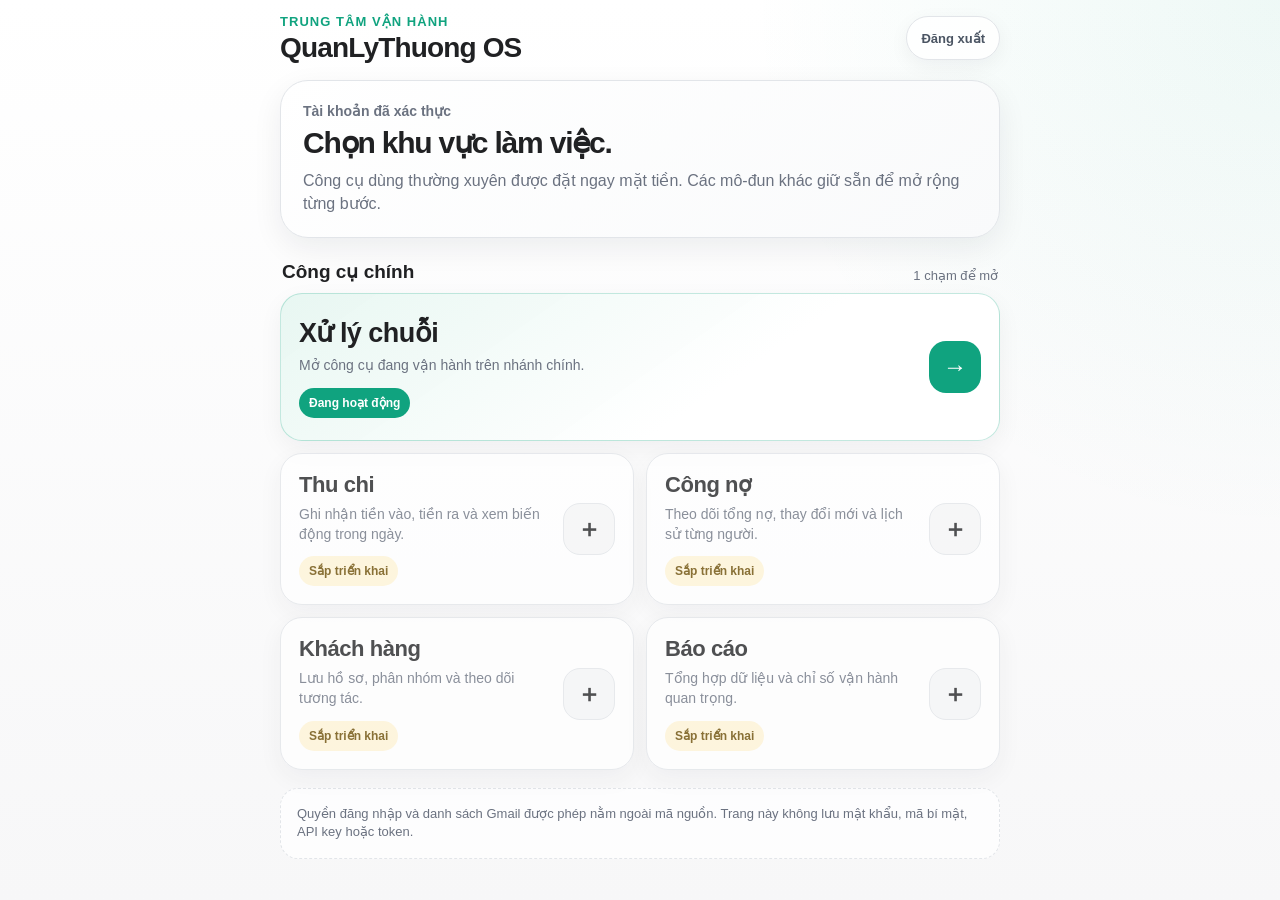
<file: index.html>
<!DOCTYPE html>
<html lang="vi">
<head>
  <meta charset="utf-8" />
  <meta name="viewport" content="width=device-width, initial-scale=1, viewport-fit=cover" />
  <meta name="theme-color" content="#f7f7f8" />
  <meta name="robots" content="noindex,nofollow" />
  <title>QuanLyThuong OS</title>
  <style>
    :root{
      --bg:#f7f7f8;
      --panel:rgba(255,255,255,.95);
      --text:#202123;
      --muted:#6b7280;
      --line:#e2e5e9;
      --accent:#10a37f;
      --accent-soft:#e8f7f2;
      --warning:#fff4d6;
      --radius:22px;
      --shadow:0 10px 30px rgba(15,23,42,.07);
    }
    *{box-sizing:border-box;-webkit-tap-highlight-color:transparent}
    html{background:var(--bg)}
    body{
      margin:0;
      min-height:100vh;
      min-height:100dvh;
      color:var(--text);
      font-family:-apple-system,BlinkMacSystemFont,"SF Pro Display","Segoe UI",sans-serif;
      background:
        radial-gradient(circle at top right,rgba(16,163,127,.07),transparent 34%),
        linear-gradient(180deg,#fff 0%,#f7f7f8 100%);
    }
    button,a{font:inherit}
    .screen{
      min-height:100vh;
      min-height:100dvh;
      padding:
        calc(env(safe-area-inset-top) + 14px)
        14px
        calc(env(safe-area-inset-bottom) + 28px);
    }
    .app{width:min(100%,430px);margin:0 auto}
    .topbar{
      display:flex;
      align-items:center;
      justify-content:space-between;
      gap:12px;
      margin-bottom:18px;
    }
    .brand small{
      display:block;
      color:var(--accent);
      font-size:13px;
      font-weight:800;
      letter-spacing:.08em;
      text-transform:uppercase;
      margin-bottom:4px;
    }
    .brand h1{
      margin:0;
      font-size:28px;
      line-height:1.05;
      letter-spacing:-.03em;
    }
    .logout-btn{
      min-height:44px;
      padding:0 14px;
      border:1px solid var(--line);
      border-radius:999px;
      color:#4b5563;
      background:rgba(255,255,255,.88);
      font-size:13px;
      font-weight:800;
      box-shadow:0 6px 20px rgba(15,23,42,.05);
    }
    .hero{
      padding:22px;
      border:1px solid var(--line);
      border-radius:28px;
      background:linear-gradient(145deg,rgba(255,255,255,.99),rgba(249,250,251,.99));
      box-shadow:var(--shadow);
      margin-bottom:16px;
    }
    .hero .eyebrow{
      color:var(--muted);
      font-size:14px;
      font-weight:700;
      margin-bottom:8px;
    }
    .hero h2{
      margin:0 0 10px;
      font-size:30px;
      line-height:1.05;
      letter-spacing:-.04em;
    }
    .hero p{
      margin:0;
      color:var(--muted);
      font-size:16px;
      line-height:1.45;
    }
    .section-title{
      display:flex;
      align-items:end;
      justify-content:space-between;
      gap:12px;
      margin:22px 2px 10px;
    }
    .section-title h3{margin:0;font-size:19px}
    .section-title span{color:var(--muted);font-size:13px}
    .modules{display:grid;gap:12px}
    .module{
      width:100%;
      min-height:118px;
      padding:18px;
      border:1px solid var(--line);
      border-radius:var(--radius);
      background:var(--panel);
      color:var(--text);
      text-decoration:none;
      display:grid;
      grid-template-columns:minmax(0,1fr) auto;
      align-items:center;
      gap:14px;
      box-shadow:0 8px 24px rgba(15,23,42,.05);
    }
    .module:active{transform:scale(.985)}
    .module.primary{
      min-height:148px;
      border-color:rgba(16,163,127,.25);
      background:linear-gradient(145deg,var(--accent-soft),rgba(255,255,255,.99) 62%);
    }
    .module h4{margin:0 0 7px;font-size:22px;letter-spacing:-.02em}
    .module.primary h4{font-size:27px}
    .module p{margin:0;color:var(--muted);font-size:14px;line-height:1.4}
    .badge{
      display:inline-flex;
      align-items:center;
      min-height:30px;
      margin-top:12px;
      padding:0 10px;
      border-radius:999px;
      color:#fff;
      background:var(--accent);
      font-size:12px;
      font-weight:850;
    }
    .badge.soon{color:#6a4b00;background:var(--warning)}
    .arrow{
      display:grid;
      place-items:center;
      width:52px;
      height:52px;
      border-radius:17px;
      background:#f5f6f7;
      border:1px solid var(--line);
      font-size:24px;
      font-weight:700;
    }
    .module.primary .arrow{background:var(--accent);color:#fff;border-color:transparent}
    .module.disabled{opacity:.78;cursor:default}
    .module.disabled:active{transform:none}
    .note{
      margin-top:18px;
      padding:16px;
      border:1px dashed var(--line);
      border-radius:18px;
      color:var(--muted);
      font-size:13px;
      line-height:1.45;
      background:rgba(255,255,255,.72);
    }
    @media(min-width:700px){
      .screen{padding-left:24px;padding-right:24px}
      .app{width:min(100%,720px)}
      .modules{grid-template-columns:1fr 1fr}
      .module.primary{grid-column:1/-1}
    }
    @media(prefers-reduced-motion:no-preference){
      .module{transition:transform .12s ease,border-color .2s ease,box-shadow .2s ease}
      .module:hover{border-color:#d5d9de;box-shadow:0 12px 32px rgba(15,23,42,.08)}
    }
  </style>
</head>
<body>
  <section class="screen" aria-label="Trang điều hành">
    <main class="app">
      <header class="topbar">
        <div class="brand">
          <small>Trung tâm vận hành</small>
          <h1>QuanLyThuong OS</h1>
        </div>
        <button class="logout-btn" type="button" onclick="logout()">Đăng xuất</button>
      </header>

      <section class="hero">
        <div class="eyebrow">Tài khoản đã xác thực</div>
        <h2>Chọn khu vực làm việc.</h2>
        <p>Công cụ dùng thường xuyên được đặt ngay mặt tiền. Các mô-đun khác giữ sẵn để mở rộng từng bước.</p>
      </section>

      <div class="section-title">
        <h3>Công cụ chính</h3>
        <span>1 chạm để mở</span>
      </div>

      <section class="modules" aria-label="Danh sách công cụ">
        <a class="module primary" href="./xulychuoi/">
          <div>
            <h4>Xử lý chuỗi</h4>
            <p>Mở công cụ đang vận hành trên nhánh chính.</p>
            <span class="badge">Đang hoạt động</span>
          </div>
          <span class="arrow" aria-hidden="true">→</span>
        </a>

        <div class="module disabled" aria-disabled="true">
          <div>
            <h4>Thu chi</h4>
            <p>Ghi nhận tiền vào, tiền ra và xem biến động trong ngày.</p>
            <span class="badge soon">Sắp triển khai</span>
          </div>
          <span class="arrow" aria-hidden="true">＋</span>
        </div>

        <div class="module disabled" aria-disabled="true">
          <div>
            <h4>Công nợ</h4>
            <p>Theo dõi tổng nợ, thay đổi mới và lịch sử từng người.</p>
            <span class="badge soon">Sắp triển khai</span>
          </div>
          <span class="arrow" aria-hidden="true">＋</span>
        </div>

        <div class="module disabled" aria-disabled="true">
          <div>
            <h4>Khách hàng</h4>
            <p>Lưu hồ sơ, phân nhóm và theo dõi tương tác.</p>
            <span class="badge soon">Sắp triển khai</span>
          </div>
          <span class="arrow" aria-hidden="true">＋</span>
        </div>

        <div class="module disabled" aria-disabled="true">
          <div>
            <h4>Báo cáo</h4>
            <p>Tổng hợp dữ liệu và chỉ số vận hành quan trọng.</p>
            <span class="badge soon">Sắp triển khai</span>
          </div>
          <span class="arrow" aria-hidden="true">＋</span>
        </div>
      </section>

      <div class="note">
        Quyền đăng nhập và danh sách Gmail được phép nằm ngoài mã nguồn. Trang này không lưu mật khẩu, mã bí mật, API key hoặc token.
      </div>
    </main>
  </section>

  <script>
    function logout(){
      const host=location.hostname;
      if(host.endsWith('quanlythuong.com')){
        location.href='https://'+host+'/cdn-cgi/access/logout';
        return;
      }
      alert('Đăng xuất thật sẽ hoạt động sau khi Cloudflare Access được bật cho quanlythuong.com.');
    }
  </script>
</body>
</html>
</file>
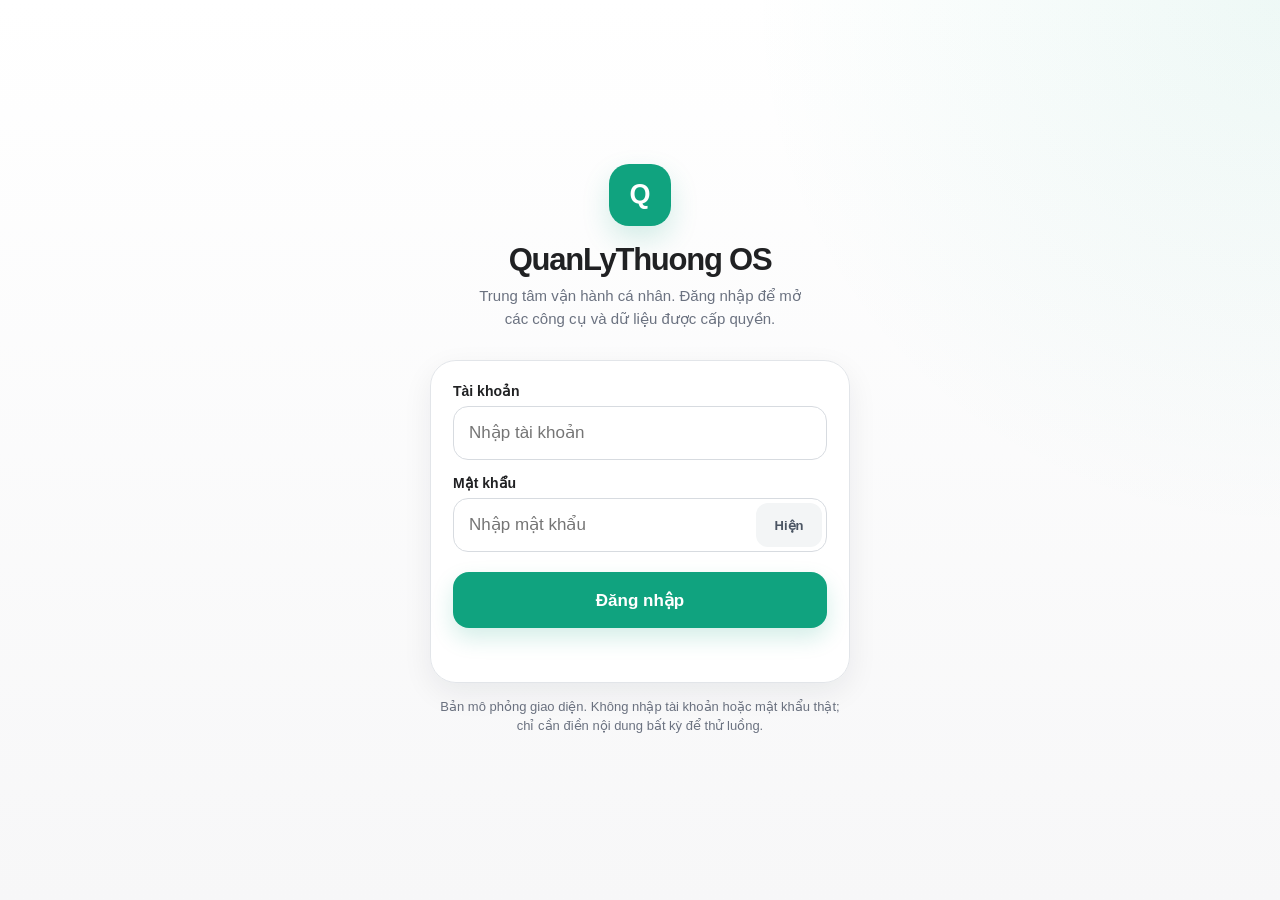
<file: quanlythuong-os-v0.2/Index.html>
<!DOCTYPE html>
<html lang="vi">
<head>
  <meta charset="utf-8" />
  <meta name="viewport" content="width=device-width, initial-scale=1, viewport-fit=cover" />
  <meta name="theme-color" content="#f7f7f8" />
  <title>QuanLyThuong OS — V0.2</title>
  <style>
    :root{
      --bg:#f7f7f8;
      --panel:rgba(255,255,255,.95);
      --panel-2:#f1f3f5;
      --text:#202123;
      --muted:#6b7280;
      --line:#e2e5e9;
      --accent:#10a37f;
      --accent-soft:#e8f7f2;
      --warning:#fff4d6;
      --danger:#c2413b;
      --radius:22px;
      --shadow:0 10px 30px rgba(15,23,42,.07);
    }

    *{box-sizing:border-box;-webkit-tap-highlight-color:transparent}
    html{background:var(--bg)}
    body{
      margin:0;
      min-height:100vh;
      min-height:100dvh;
      color:var(--text);
      font-family:-apple-system,BlinkMacSystemFont,"SF Pro Display","Segoe UI",sans-serif;
      background:
        radial-gradient(circle at top right, rgba(16,163,127,.07), transparent 34%),
        linear-gradient(180deg,#ffffff 0%,#f7f7f8 100%);
    }

    button,input,a{font:inherit}
    [hidden]{display:none !important}

    .screen{
      min-height:100vh;
      min-height:100dvh;
    }

    /* LOGIN */
    .login-screen{
      display:grid;
      place-items:center;
      padding:
        calc(env(safe-area-inset-top) + 24px)
        20px
        calc(env(safe-area-inset-bottom) + 24px);
    }

    .login-wrap{
      width:min(100%,420px);
    }

    .login-brand{
      text-align:center;
      margin-bottom:30px;
    }

    .login-brand .mark{
      width:62px;
      height:62px;
      margin:0 auto 18px;
      border-radius:20px;
      display:grid;
      place-items:center;
      background:var(--accent);
      color:#fff;
      font-size:27px;
      font-weight:900;
      box-shadow:0 12px 28px rgba(16,163,127,.18);
    }

    .login-brand h1{
      margin:0 0 9px;
      font-size:31px;
      line-height:1.05;
      letter-spacing:-.04em;
    }

    .login-brand p{
      max-width:330px;
      margin:0 auto;
      color:var(--muted);
      font-size:15px;
      line-height:1.5;
    }

    .login-card{
      padding:22px;
      border:1px solid var(--line);
      border-radius:26px;
      background:var(--panel);
      box-shadow:var(--shadow);
      backdrop-filter:blur(14px);
      -webkit-backdrop-filter:blur(14px);
    }

    .form-group{
      margin-bottom:15px;
    }

    .form-group label{
      display:block;
      margin:0 0 7px;
      font-size:14px;
      font-weight:800;
    }

    .input-shell{
      position:relative;
    }

    .input-shell input{
      width:100%;
      min-height:54px;
      padding:0 15px;
      border:1px solid #d7dbe0;
      border-radius:15px;
      background:#fff;
      color:var(--text);
      font-size:17px;
      outline:none;
      appearance:none;
    }

    .input-shell input:focus{
      border-color:var(--accent);
      box-shadow:0 0 0 4px rgba(16,163,127,.10);
    }

    .input-shell.password input{
      padding-right:76px;
    }

    .toggle-password{
      position:absolute;
      top:5px;
      right:5px;
      width:66px;
      min-height:44px;
      border:0;
      border-radius:12px;
      background:#f3f5f6;
      color:#4b5563;
      font-size:13px;
      font-weight:800;
    }

    .login-btn{
      width:100%;
      min-height:56px;
      margin-top:5px;
      border:0;
      border-radius:16px;
      background:var(--accent);
      color:#fff;
      font-size:17px;
      font-weight:850;
      box-shadow:0 10px 22px rgba(16,163,127,.18);
    }

    .login-btn:active{transform:scale(.99)}

    .login-note{
      margin:15px 2px 0;
      color:var(--muted);
      font-size:13px;
      line-height:1.45;
      text-align:center;
    }

    .error{
      min-height:22px;
      margin:10px 2px 0;
      color:var(--danger);
      font-size:13px;
      font-weight:750;
      text-align:center;
    }

    /* DASHBOARD */
    .dashboard-screen{
      padding:
        calc(env(safe-area-inset-top) + 12px)
        14px
        calc(env(safe-area-inset-bottom) + 96px);
    }

    .app{
      width:min(100%,430px);
      margin:0 auto;
    }

    .topbar{
      display:flex;
      align-items:center;
      justify-content:space-between;
      gap:12px;
      margin-bottom:18px;
    }

    .brand small{
      display:block;
      color:var(--accent);
      font-size:13px;
      font-weight:800;
      letter-spacing:.08em;
      text-transform:uppercase;
      margin-bottom:4px;
    }

    .brand h1{
      margin:0;
      font-size:28px;
      line-height:1.05;
      letter-spacing:-.03em;
    }

    .logout-btn{
      min-height:44px;
      padding:0 14px;
      border:1px solid var(--line);
      border-radius:999px;
      color:#4b5563;
      background:rgba(255,255,255,.88);
      font-size:13px;
      font-weight:800;
      box-shadow:0 6px 20px rgba(15,23,42,.05);
    }

    .hero{
      padding:22px;
      border:1px solid var(--line);
      border-radius:28px;
      background:linear-gradient(145deg,rgba(255,255,255,.99),rgba(249,250,251,.99));
      box-shadow:var(--shadow);
      margin-bottom:16px;
    }

    .hero .eyebrow{
      color:var(--muted);
      font-size:14px;
      font-weight:700;
      margin-bottom:8px;
    }

    .hero h2{
      margin:0 0 10px;
      font-size:30px;
      line-height:1.05;
      letter-spacing:-.04em;
    }

    .hero p{
      margin:0;
      color:var(--muted);
      font-size:16px;
      line-height:1.45;
    }

    .section-title{
      display:flex;
      align-items:end;
      justify-content:space-between;
      gap:12px;
      margin:22px 2px 10px;
    }

    .section-title h3{margin:0;font-size:19px}
    .section-title span{color:var(--muted);font-size:13px}

    .modules{
      display:grid;
      gap:12px;
    }

    .module{
      width:100%;
      min-height:118px;
      padding:18px;
      border:1px solid var(--line);
      border-radius:var(--radius);
      background:var(--panel);
      color:var(--text);
      text-decoration:none;
      display:grid;
      grid-template-columns:minmax(0,1fr) auto;
      align-items:center;
      gap:14px;
      box-shadow:0 8px 24px rgba(15,23,42,.05);
      backdrop-filter:blur(14px);
      -webkit-backdrop-filter:blur(14px);
    }

    .module:active{transform:scale(.985)}

    .module.primary{
      min-height:148px;
      border-color:rgba(16,163,127,.25);
      background:linear-gradient(145deg,var(--accent-soft),rgba(255,255,255,.99) 62%);
    }

    .module h4{
      margin:0 0 7px;
      font-size:22px;
      letter-spacing:-.02em;
    }

    .module.primary h4{font-size:27px}

    .module p{
      margin:0;
      color:var(--muted);
      font-size:14px;
      line-height:1.4;
    }

    .badge{
      display:inline-flex;
      align-items:center;
      min-height:30px;
      margin-top:12px;
      padding:0 10px;
      border-radius:999px;
      color:#fff;
      background:var(--accent);
      font-size:12px;
      font-weight:850;
    }

    .badge.soon{
      color:#6a4b00;
      background:var(--warning);
    }

    .arrow{
      display:grid;
      place-items:center;
      width:52px;
      height:52px;
      border-radius:17px;
      background:#f5f6f7;
      border:1px solid var(--line);
      font-size:24px;
      font-weight:700;
    }

    .module.primary .arrow{
      background:var(--accent);
      color:#fff;
      border-color:transparent;
    }

    .module.disabled{
      opacity:.78;
      cursor:default;
    }

    .module.disabled:active{transform:none}

    .note{
      margin-top:18px;
      padding:16px;
      border:1px dashed var(--line);
      border-radius:18px;
      color:var(--muted);
      font-size:13px;
      line-height:1.45;
      background:rgba(255,255,255,.72);
    }

    .bottom-nav{
      position:fixed;
      left:50%;
      bottom:calc(env(safe-area-inset-bottom) + 10px);
      transform:translateX(-50%);
      width:min(calc(100% - 24px),430px);
      display:grid;
      grid-template-columns:repeat(3,1fr);
      gap:8px;
      padding:9px;
      border:1px solid var(--line);
      border-radius:22px;
      background:rgba(255,255,255,.88);
      backdrop-filter:blur(18px);
      -webkit-backdrop-filter:blur(18px);
      box-shadow:var(--shadow);
    }

    .nav-item{
      min-height:52px;
      border:0;
      border-radius:16px;
      background:transparent;
      color:var(--muted);
      font-weight:800;
    }

    .nav-item.active{
      background:#eef1f3;
      color:var(--text);
    }

    @media(min-width:700px){
      .dashboard-screen{padding-left:24px;padding-right:24px}
      .app{width:min(100%,720px)}
      .modules{grid-template-columns:1fr 1fr}
      .module.primary{grid-column:1/-1}
      .bottom-nav{width:min(calc(100% - 32px),720px)}
    }

    @media(prefers-reduced-motion:no-preference){
      .module,.login-btn{transition:transform .12s ease,border-color .2s ease,box-shadow .2s ease}
      .module:hover{border-color:#d5d9de;box-shadow:0 12px 32px rgba(15,23,42,.08)}
    }
  </style>
</head>
<body>
  <section id="loginScreen" class="screen login-screen" aria-label="Đăng nhập">
    <div class="login-wrap">
      <header class="login-brand">
        <div class="mark" aria-hidden="true">Q</div>
        <h1>QuanLyThuong OS</h1>
        <p>Trung tâm vận hành cá nhân. Đăng nhập để mở các công cụ và dữ liệu được cấp quyền.</p>
      </header>

      <form id="loginForm" class="login-card" novalidate>
        <div class="form-group">
          <label for="account">Tài khoản</label>
          <div class="input-shell">
            <input
              id="account"
              name="account"
              type="text"
              inputmode="email"
              autocomplete="username"
              placeholder="Nhập tài khoản"
              aria-describedby="demoNote"
            />
          </div>
        </div>

        <div class="form-group">
          <label for="password">Mật khẩu</label>
          <div class="input-shell password">
            <input
              id="password"
              name="password"
              type="password"
              autocomplete="current-password"
              placeholder="Nhập mật khẩu"
              aria-describedby="demoNote"
            />
            <button id="togglePassword" class="toggle-password" type="button">Hiện</button>
          </div>
        </div>

        <button class="login-btn" type="submit">Đăng nhập</button>
        <div id="loginError" class="error" role="alert" aria-live="polite"></div>
      </form>

      <p id="demoNote" class="login-note">
        Bản mô phỏng giao diện. Không nhập tài khoản hoặc mật khẩu thật; chỉ cần điền nội dung bất kỳ để thử luồng.
      </p>
    </div>
  </section>

  <section id="dashboardScreen" class="screen dashboard-screen" hidden aria-label="Trang điều hành">
    <main class="app">
      <header class="topbar">
        <div class="brand">
          <small>Trung tâm vận hành</small>
          <h1>QuanLyThuong OS</h1>
        </div>
        <button id="logoutButton" class="logout-btn" type="button">Đăng xuất</button>
      </header>

      <section class="hero">
        <div class="eyebrow">Thiết kế chính cho iPhone 15 Pro Max · giao diện sáng trong</div>
        <h2>Công cụ hay dùng nằm ngay mặt tiền.</h2>
        <p>Các mô-đun khác được giữ sẵn để mở rộng sau, không làm nặng thao tác hằng ngày.</p>
      </section>

      <div class="section-title">
        <h3>Công cụ chính</h3>
        <span>1 chạm để mở</span>
      </div>

      <section class="modules" aria-label="Danh sách công cụ">
        <a class="module primary" href="https://ntht2606-meo.github.io/px-so/" rel="noopener">
          <div>
            <h4>Xử lý chuỗi</h4>
            <p>Mở công cụ đang vận hành. Giao diện ưu tiên thao tác dọc trên Safari iPhone.</p>
            <span class="badge">Đang hoạt động</span>
          </div>
          <span class="arrow" aria-hidden="true">→</span>
        </a>

        <div class="module disabled" aria-disabled="true">
          <div>
            <h4>Thu chi</h4>
            <p>Ghi nhận tiền vào, tiền ra và xem biến động trong ngày.</p>
            <span class="badge soon">Sắp triển khai</span>
          </div>
          <span class="arrow" aria-hidden="true">＋</span>
        </div>

        <div class="module disabled" aria-disabled="true">
          <div>
            <h4>Công nợ</h4>
            <p>Theo dõi tổng nợ, thay đổi mới và lịch sử từng người.</p>
            <span class="badge soon">Sắp triển khai</span>
          </div>
          <span class="arrow" aria-hidden="true">＋</span>
        </div>

        <div class="module disabled" aria-disabled="true">
          <div>
            <h4>Khách hàng</h4>
            <p>Lưu hồ sơ, trạng thái liên hệ và việc cần xử lý tiếp theo.</p>
            <span class="badge soon">Sắp triển khai</span>
          </div>
          <span class="arrow" aria-hidden="true">＋</span>
        </div>

        <div class="module disabled" aria-disabled="true">
          <div>
            <h4>Báo cáo</h4>
            <p>Xem nhanh tổng quan từ dữ liệu đã lưu trong hệ thống.</p>
            <span class="badge soon">Sắp triển khai</span>
          </div>
          <span class="arrow" aria-hidden="true">＋</span>
        </div>
      </section>

      <aside class="note">
        Đây là bản thử luồng giao diện. Lớp đăng nhập thật sau này phải dùng Auth/API phía máy chủ; không lưu mật khẩu trong HTML, JavaScript hoặc Google Sheets.
      </aside>
    </main>

    <nav class="bottom-nav" aria-label="Điều hướng chính">
      <button class="nav-item active" type="button">Trang chủ</button>
      <button class="nav-item" type="button" disabled>Việc</button>
      <button class="nav-item" type="button" disabled>Báo cáo</button>
    </nav>
  </section>

  <script>
    (() => {
      const loginScreen = document.getElementById('loginScreen');
      const dashboardScreen = document.getElementById('dashboardScreen');
      const loginForm = document.getElementById('loginForm');
      const accountInput = document.getElementById('account');
      const passwordInput = document.getElementById('password');
      const togglePassword = document.getElementById('togglePassword');
      const loginError = document.getElementById('loginError');
      const logoutButton = document.getElementById('logoutButton');

      function showLogin() {
        dashboardScreen.hidden = true;
        loginScreen.hidden = false;
        loginForm.reset();
        passwordInput.type = 'password';
        togglePassword.textContent = 'Hiện';
        loginError.textContent = '';
        window.scrollTo({ top: 0, behavior: 'instant' });
        setTimeout(() => accountInput.focus(), 100);
      }

      function showDashboard() {
        loginScreen.hidden = true;
        dashboardScreen.hidden = false;
        accountInput.value = '';
        passwordInput.value = '';
        loginError.textContent = '';
        window.scrollTo({ top: 0, behavior: 'instant' });
      }

      togglePassword.addEventListener('click', () => {
        const hidden = passwordInput.type === 'password';
        passwordInput.type = hidden ? 'text' : 'password';
        togglePassword.textContent = hidden ? 'Ẩn' : 'Hiện';
        passwordInput.focus();
      });

      loginForm.addEventListener('submit', (event) => {
        event.preventDefault();

        const account = accountInput.value.trim();
        const password = passwordInput.value;

        if (!account || !password) {
          loginError.textContent = 'Điền đủ tài khoản và mật khẩu để thử luồng.';
          return;
        }

        showDashboard();
      });

      logoutButton.addEventListener('click', showLogin);
    })();
  </script>
</body>
</html>
</file>
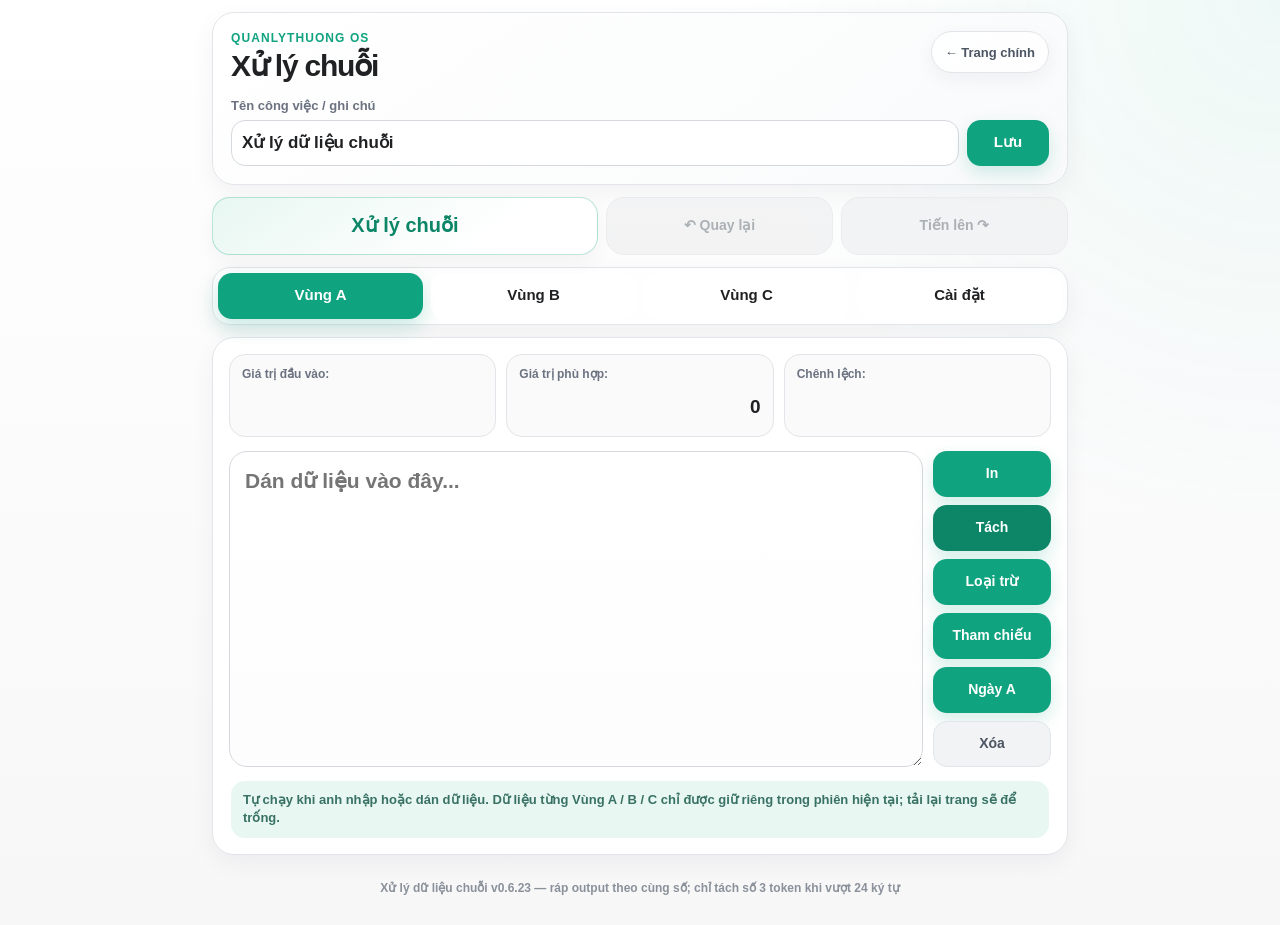
<file: xulychuoi/index.html>
<!DOCTYPE html>
<html lang="vi">
<head>
  <meta charset="UTF-8" />
  <meta name="viewport" content="width=device-width, initial-scale=1.0, maximum-scale=1.0" />
  <title>Xử lý dữ liệu chuỗi v0.6.21</title>

  <style data-source="style.css">
:root{
  --bg:#f7f7f8;
  --panel:rgba(255,255,255,.96);
  --panel-strong:#fff;
  --text:#202123;
  --muted:#6b7280;
  --line:#e2e5e9;
  --line-strong:#d5d9de;
  --accent:#10a37f;
  --accent-dark:#0d8668;
  --accent-soft:#e8f7f2;
  --danger:#b42318;
  --danger-soft:#fff1f0;
  --warning:#fff4d6;
  --shadow:0 10px 30px rgba(15,23,42,.07);
  --shadow-soft:0 8px 24px rgba(15,23,42,.05);
  --radius:22px;
  --radius-sm:16px;
}
*{box-sizing:border-box;-webkit-tap-highlight-color:transparent}
[hidden]{display:none !important}
html{background:var(--bg);scroll-behavior:smooth}
body{
  margin:0;
  min-height:100vh;
  min-height:100dvh;
  color:var(--text);
  font-family:-apple-system,BlinkMacSystemFont,"SF Pro Display","Segoe UI",Arial,sans-serif;
  font-size:15px;
  background:
    radial-gradient(circle at top right,rgba(16,163,127,.07),transparent 34%),
    linear-gradient(180deg,#fff 0%,var(--bg) 100%);
}
button,input,textarea,a{font:inherit}
button,a{-webkit-user-select:none;user-select:none}
.app{
  width:min(100%,880px);
  margin:0 auto;
  padding:
    calc(env(safe-area-inset-top) + 12px)
    12px
    calc(env(safe-area-inset-bottom) + 26px);
}
.app-header,
.panel{
  background:var(--panel);
  border:1px solid var(--line);
  border-radius:var(--radius);
  box-shadow:var(--shadow-soft);
}
.app-header{
  padding:18px;
  margin-bottom:12px;
  background:linear-gradient(145deg,rgba(255,255,255,.99),rgba(249,250,251,.98));
}
.topbar-brand{
  display:flex;
  align-items:flex-start;
  justify-content:space-between;
  gap:14px;
  margin-bottom:16px;
}
.brand-copy small{
  display:block;
  margin-bottom:5px;
  color:var(--accent);
  font-size:12px;
  font-weight:850;
  letter-spacing:.09em;
  text-transform:uppercase;
}
.brand-copy h1{
  margin:0;
  font-size:30px;
  line-height:1.05;
  letter-spacing:-.04em;
}
.portal-link{
  display:inline-flex;
  align-items:center;
  justify-content:center;
  min-height:42px;
  padding:0 13px;
  border:1px solid var(--line);
  border-radius:999px;
  background:rgba(255,255,255,.88);
  color:#4b5563;
  text-decoration:none;
  font-size:13px;
  font-weight:800;
  white-space:nowrap;
  box-shadow:0 6px 20px rgba(15,23,42,.05);
}
.portal-link:active{transform:scale(.97)}
.header-title-input{
  display:block;
  color:var(--muted);
  font-size:13px;
  font-weight:750;
}
.field-caption{display:block;margin-bottom:7px}
.header-title-row{
  display:grid;
  grid-template-columns:minmax(0,1fr) 82px;
  gap:8px;
  align-items:center;
}
.header-title-input input{
  text-align:left;
  font-size:17px;
  font-weight:750;
}
.header-save-btn{
  min-height:46px;
  margin:0;
  padding:10px 12px;
  border-radius:14px;
  font-size:15px;
}
.header-save-btn.saved,
.save-mini.saved,
.action-rail button.saved{background:var(--accent-dark)}
.main-tabs{
  display:grid;
  grid-template-columns:repeat(2,1fr);
  gap:8px;
  margin:12px 0;
}
.main-tabs.history-tabs-v0609{
  grid-template-columns:minmax(0,1.7fr) minmax(104px,1fr) minmax(104px,1fr);
  align-items:stretch;
}
.main-tab,
.history-btn-v0609,
.tab-btn,
.setting-tile,
.newwork-tile{
  border:1px solid var(--line);
  background:rgba(255,255,255,.88);
  color:var(--text);
  box-shadow:0 7px 20px rgba(15,23,42,.045);
}
.main-tab{
  min-height:58px;
  margin:0;
  border-radius:18px;
  font-size:20px;
}
.main-tab.active{
  border-color:rgba(16,163,127,.28);
  background:linear-gradient(145deg,var(--accent-soft),#fff 72%);
  color:var(--accent-dark);
}
.history-btn-v0609{
  min-height:58px;
  margin:0;
  padding:9px 8px;
  border-radius:18px;
  font-size:14px;
  line-height:1.12;
}
.history-btn-v0609:not(:disabled):active{transform:scale(.97);background:var(--accent-soft)}
.history-btn-v0609:disabled{
  color:#9aa0a6;
  background:#f1f2f3;
  border-color:#e7e9ec;
  box-shadow:none;
  cursor:not-allowed;
  opacity:.82;
}
.region-tabs{
  display:grid;
  grid-template-columns:repeat(4,1fr);
  gap:8px;
  margin:12px 0;
  padding:5px;
  border:1px solid var(--line);
  border-radius:18px;
  background:rgba(255,255,255,.78);
  box-shadow:var(--shadow-soft);
}
.tab-btn{
  min-height:46px;
  margin:0;
  border:0;
  border-radius:14px;
  box-shadow:none;
  font-size:15px;
}
.tab-btn.active{
  color:#fff;
  background:var(--accent);
  box-shadow:0 8px 20px rgba(16,163,127,.22);
}
h1{margin:0 0 4px;font-size:24px}
h2{margin:0 0 10px;font-size:22px;letter-spacing:-.02em}
p{margin:0 0 8px}
.hint{color:var(--muted);font-size:13px;font-weight:650;line-height:1.45}
.panel{
  padding:16px;
  margin:12px 0;
}
.work-panel{padding-bottom:16px}
.money-chips{
  display:grid;
  grid-template-columns:repeat(3,1fr);
  gap:10px;
  margin-bottom:14px;
}
.money-chips label{
  padding:12px;
  border:1px solid var(--line);
  border-radius:16px;
  background:#fafafa;
  color:var(--muted);
  font-size:12px;
  font-weight:800;
}
label{display:block;font-size:15px;font-weight:800}
input,
textarea{
  width:100%;
  border:1px solid var(--line-strong);
  border-radius:14px;
  background:#fff;
  color:var(--text);
  outline:none;
  transition:border-color .18s ease,box-shadow .18s ease,background .18s ease;
}
input{
  min-height:46px;
  padding:8px 10px;
  font-size:18px;
  text-align:right;
}
textarea{
  min-height:90px;
  padding:12px;
  font-family:"SFMono-Regular",Consolas,"Liberation Mono",monospace;
  font-size:16px;
  line-height:1.32;
  resize:vertical;
}
input:focus,textarea:focus{
  border-color:rgba(16,163,127,.58);
  box-shadow:0 0 0 4px rgba(16,163,127,.10);
}
.money-chips input{
  min-height:38px;
  margin-top:5px;
  padding:4px 0 0;
  border:0;
  border-radius:0;
  background:transparent;
  color:var(--text);
  font-size:19px;
  font-weight:850;
  box-shadow:none;
}
#inputData{
  min-height:310px;
  padding:15px;
  color:#111;
  font-family:-apple-system,BlinkMacSystemFont,"SF Pro Display","Segoe UI",Arial,sans-serif;
  font-size:21px;
  font-weight:760;
  line-height:1.34;
  letter-spacing:0;
  border-radius:18px;
  background:linear-gradient(180deg,#fff,#fdfdfd);
}
.input-workspace{
  display:grid;
  grid-template-columns:minmax(0,1fr) 118px;
  gap:10px;
  align-items:stretch;
}
.action-rail{
  display:grid;
  grid-template-columns:1fr;
  gap:8px;
  align-content:end;
}
button{
  width:100%;
  min-height:46px;
  margin-top:8px;
  padding:10px 9px;
  border:0;
  border-radius:14px;
  background:var(--accent);
  color:#fff;
  font-weight:820;
  font-size:16px;
  line-height:1.08;
  cursor:pointer;
  box-shadow:0 7px 18px rgba(16,163,127,.18);
  transition:transform .12s ease,filter .16s ease,box-shadow .16s ease;
}
button:active{transform:scale(.975)}
button:hover{filter:brightness(.985)}
button.gray,.gray-mini{
  background:#f2f3f4;
  color:#4b5563;
  border:1px solid var(--line);
  box-shadow:none;
}
.action-rail button{
  min-height:46px;
  margin:0;
  padding:8px 6px;
  font-size:14px;
}
.action-rail button:nth-child(2){background:var(--accent-dark)}
.daily-region-shortcuts{display:grid;grid-template-columns:1fr}
.daily-region-shortcuts button{
  min-width:0;
  min-height:46px;
  margin:0;
  padding:7px 5px;
  font-size:14px;
  line-height:1.05;
}
.auto-run-hint{
  margin:14px 2px 0;
  padding:10px 12px;
  border-radius:14px;
  background:var(--accent-soft);
  color:#397264;
}
.screen[hidden],
#main-newwork[hidden],
#main-sequence[hidden],
.action-panel[hidden],
.setting-panel[hidden],
.newwork-section[hidden]{display:none !important}
.action-panel{
  position:fixed;
  inset:10px;
  z-index:50;
  max-width:820px;
  margin:auto;
  overflow:auto;
  border-radius:24px;
  background:#fff;
  box-shadow:0 0 0 9999px rgba(15,23,42,.42),0 24px 70px rgba(15,23,42,.22);
}
.overlay-title-row{
  position:sticky;
  top:-16px;
  z-index:2;
  display:grid;
  grid-template-columns:auto minmax(0,1fr);
  gap:10px;
  align-items:center;
  margin:-16px -16px 14px;
  padding:14px 16px;
  border-bottom:1px solid var(--line);
  background:rgba(255,255,255,.96);
  backdrop-filter:blur(18px);
  -webkit-backdrop-filter:blur(18px);
}
.overlay-title-row h2{margin:0;text-align:left;font-size:21px}
.back-mini{
  width:auto;
  min-height:40px;
  margin:0;
  padding:8px 11px;
  border-radius:999px;
  background:#f2f3f4;
  color:#4b5563;
  border:1px solid var(--line);
  box-shadow:none;
  font-size:13px;
}
.panel-title-row{
  display:grid;
  grid-template-columns:minmax(0,1fr) auto auto;
  gap:8px;
  align-items:center;
}
.panel-title-row h2{margin:0}
.save-mini{
  width:auto;
  min-width:74px;
  min-height:40px;
  margin:0;
  padding:8px 12px;
  border-radius:999px;
  font-size:13px;
}
.grid,.grid3{display:grid;grid-template-columns:repeat(3,1fr);gap:10px}
.grid2{display:grid;grid-template-columns:repeat(2,1fr);gap:12px}
.splitPair>div{
  padding:14px;
  border:1px solid var(--line);
  border-radius:18px;
  background:#fafafa;
}
.splitPair textarea{min-height:190px;margin-top:8px}
#printOutput{min-height:230px}
.region-data-panel{border-color:var(--line)}
.region-toggle-grid{
  display:grid;
  grid-template-columns:repeat(2,minmax(0,1fr));
  gap:8px;
  margin-bottom:8px;
}
.region-toggle-btn{
  margin:0;
  background:#fff;
  color:var(--text);
  border:1px solid var(--line);
  box-shadow:none;
  min-height:50px;
}
.region-data-grid{display:grid;grid-template-columns:repeat(2,minmax(0,1fr));gap:10px}
.region-data-grid textarea{min-height:130px}
.region-overlay-panel textarea{
  min-height:calc(100vh - 165px);
  min-height:calc(100dvh - 165px);
}
.daily-region-panel textarea{
  min-height:calc(100vh - 220px);
  min-height:calc(100dvh - 220px);
}
.legacy-daily-box{
  margin-top:12px;
  padding-top:12px;
  border-top:1px dashed var(--line-strong);
}
.settings-menu{display:grid;grid-template-columns:1fr;gap:10px}
.setting-tile,.newwork-tile{
  min-height:66px;
  margin:0;
  border-radius:18px;
  font-size:20px;
}
.setting-tile.active,.newwork-tile.active{background:var(--accent-soft);color:var(--accent-dark)}
.newwork-menu{display:grid;grid-template-columns:repeat(2,1fr);gap:8px}
.warning-box{
  display:grid;
  gap:6px;
  margin:8px 0;
  padding:14px;
  border:1px solid #f2b8b5;
  border-radius:16px;
  background:var(--danger-soft);
  color:var(--danger);
}
.warning-box strong{font-size:19px;line-height:1.1}
.warning-box span{font-size:15px;font-weight:750;line-height:1.35}
.tableWrap{
  overflow:auto;
  max-height:280px;
  margin-bottom:10px;
  border:1px solid var(--line);
  border-radius:16px;
  background:#fff;
}
table{border-collapse:collapse;width:100%;min-width:680px;font-size:13px}
th,td{
  padding:7px;
  border:1px solid var(--line);
  vertical-align:top;
  font-family:"SFMono-Regular",Consolas,monospace;
}
th{background:#f3f4f6;font-family:inherit}
footer{
  padding:14px 10px 4px;
  color:#8a919a;
  text-align:center;
  font-size:12px;
  font-weight:650;
}
.print-overlay{
  position:fixed;
  inset:0;
  z-index:9999;
  overflow:auto;
  min-height:100vh;
  min-height:100dvh;
  padding:10px;
  background:var(--bg);
}
.print-overlay-bar{
  display:grid;
  grid-template-columns:1fr 94px;
  gap:8px;
  align-items:center;
  width:min(100%,430px);
  margin:0 auto 8px;
}
.print-overlay-bar .back-mini,.print-overlay-bar .save-mini{min-height:42px;margin:0}
.print-sheet{
  position:relative;
  width:100%;
  max-width:430px;
  min-height:calc(100vh - 70px);
  min-height:calc(100dvh - 70px);
  margin:0 auto;
  padding:22px 18px;
  border:1px solid var(--line);
  border-radius:18px;
  background:#fff;
  box-shadow:var(--shadow);
}
.print-overlay-head{
  display:block;
  margin:0 0 34px;
  color:#000;
  font-family:Arial,Helvetica,sans-serif;
  font-size:32px;
  font-weight:800;
  line-height:1.22;
}
#printOverlayDate{display:block;padding-right:112px}
#printOverlayAmount{position:absolute;top:22px;right:18px;text-align:right;white-space:nowrap}
#printOverlayText{
  margin:0;
  white-space:pre-wrap;
  overflow-wrap:anywhere;
  color:#000;
  font-family:Arial,Helvetica,sans-serif;
  font-size:32px;
  font-weight:800;
  line-height:1.22;
  letter-spacing:0;
}
#matchedOutput{min-height:150px}
#savedInputToday{min-height:190px}
@media(prefers-reduced-motion:no-preference){
  .portal-link,.main-tab,.history-btn-v0609,.tab-btn,button,.panel{transition:transform .12s ease,border-color .18s ease,box-shadow .18s ease,background .18s ease}
}
@media(max-width:760px){
  .app{width:min(100%,520px);padding:calc(env(safe-area-inset-top) + 9px) 8px calc(env(safe-area-inset-bottom) + 22px)}
  .app-header{padding:16px}
  .brand-copy h1{font-size:27px}
  .portal-link{min-height:40px;padding:0 11px;font-size:12px}
  .header-title-row{grid-template-columns:minmax(0,1fr) 72px;gap:7px}
  .header-save-btn{min-height:42px;padding:8px;font-size:14px}
  .main-tabs.history-tabs-v0609{grid-template-columns:minmax(0,1.55fr) minmax(86px,1fr) minmax(86px,1fr);gap:7px}
  .main-tab{min-height:54px;font-size:18px}
  .history-btn-v0609{min-height:54px;font-size:13px;padding:7px 4px}
  .region-tabs{gap:5px;padding:4px}
  .tab-btn{min-height:44px;padding:8px 4px;font-size:14px}
  .panel{padding:13px;margin:10px 0;border-radius:20px}
  .money-chips{gap:7px;margin-bottom:11px}
  .money-chips label{padding:9px 8px;font-size:11px;border-radius:14px}
  .money-chips input{font-size:17px}
  #inputData{min-height:300px;padding:13px;font-size:20px}
  .input-workspace{grid-template-columns:minmax(0,1fr) 96px;gap:7px}
  .action-rail{gap:6px}
  .action-rail button,.daily-region-shortcuts button{min-height:42px;font-size:12px;padding:6px 4px}
  .auto-run-hint{font-size:12px}
  .grid,.grid2,.grid3,.region-data-grid,.region-toggle-grid{grid-template-columns:1fr}
  .settings{grid-template-columns:repeat(3,1fr);gap:7px}
  .settings label{font-size:12px}
  .settings input{font-size:16px}
  .action-panel{inset:7px;border-radius:22px}
  .overlay-title-row{top:-13px;margin:-13px -13px 12px;padding:12px 13px}
  .panel-title-row{gap:6px}
  .save-mini{min-width:58px;padding:8px 10px}
  .region-overlay-panel textarea{min-height:calc(100vh - 150px);min-height:calc(100dvh - 150px)}
  .daily-region-panel textarea{min-height:calc(100vh - 195px);min-height:calc(100dvh - 195px)}
  .splitPair>div{padding:11px}
  .print-overlay{padding:8px}
  .print-sheet{padding:20px 16px;border-radius:16px}
  .print-overlay-head,#printOverlayText{font-size:30px}
}
@media(max-width:390px){
  .topbar-brand{align-items:center}
  .brand-copy h1{font-size:24px}
  .portal-link{padding:0 10px}
  .money-chips{grid-template-columns:1fr 1fr}
  .money-chips label:first-child{grid-column:1/-1}
  .input-workspace{grid-template-columns:1fr}
  .action-rail{grid-template-columns:repeat(3,1fr)}
  .action-rail button,.daily-region-shortcuts button{min-height:44px;font-size:13px}
  .daily-region-shortcuts{display:contents}
}

/* v0.6.12 / cache5687 — phản hồi tức thời cho toàn bộ nút bấm */
@keyframes pressFlashV0612{
  0%{
    transform:scale(1);
    filter:brightness(1) saturate(1);
    outline-color:rgba(16,163,127,0);
  }
  35%{
    transform:scale(.955);
    filter:brightness(1.22) saturate(1.12);
    outline-color:rgba(16,163,127,.72);
    box-shadow:0 0 0 4px rgba(16,163,127,.24),0 10px 24px rgba(16,163,127,.22);
  }
  100%{
    transform:scale(1);
    filter:brightness(1) saturate(1);
    outline-color:rgba(16,163,127,0);
  }
}
button.press-flash-v0612,
.portal-link.press-flash-v0612,
[role="button"].press-flash-v0612{
  touch-action:manipulation;
  outline:2px solid transparent;
  outline-offset:1px;
  animation:pressFlashV0612 .34s ease-out both !important;
  will-change:transform,filter,box-shadow;
}
button.action-failed-v0612{
  background:#b42318 !important;
  color:#fff !important;
  box-shadow:0 7px 18px rgba(180,35,24,.22) !important;
}
button:disabled.press-flash-v0612,
[aria-disabled="true"].press-flash-v0612{
  animation:none !important;
}
@media(prefers-reduced-motion:reduce){
  @keyframes pressFlashV0612{
    0%{filter:brightness(1);outline-color:rgba(16,163,127,0)}
    50%{filter:brightness(1.24);outline-color:rgba(16,163,127,.8);box-shadow:0 0 0 4px rgba(16,163,127,.24)}
    100%{filter:brightness(1);outline-color:rgba(16,163,127,0)}
  }
}

/* v0.6.13 / cache5688 — không đổi giao diện; giữ hiệu ứng phản hồi nút v0.6.12. */

</style>
</head>
<body>
  <div class="app">
    <header class="app-header">
      <div class="topbar-brand">
        <div class="brand-copy">
          <small>QuanLyThuong OS</small>
          <h1>Xử lý chuỗi</h1>
        </div>
        <a class="portal-link" href="../" aria-label="Quay về trang chính">← Trang chính</a>
      </div>
      <label class="header-title-input">
        <span class="field-caption">Tên công việc / ghi chú</span>
        <span class="header-title-row">
          <input id="appTitleInput" value="Xử lý dữ liệu chuỗi" oninput="saveAppTitle()" />
          <button type="button" class="header-save-btn" onclick="saveAppTitleNote(this)">Lưu</button>
        </span>
      </label>
    </header>

    <nav class="main-tabs history-tabs-v0609" aria-label="Xử lý chuỗi và lịch sử thao tác">
      <button type="button" class="main-tab active" data-main="sequence" onclick="showMainWorkspace('sequence')">Xử lý chuỗi</button>
      <button id="undoBtnV0609" type="button" class="history-btn-v0609" onclick="undoSequenceV0609()" disabled aria-label="Quay lại thao tác vừa rồi">↶ Quay lại</button>
      <button id="redoBtnV0609" type="button" class="history-btn-v0609" onclick="redoSequenceV0609()" disabled aria-label="Tiến lên thao tác vừa quay lại">Tiến lên ↷</button>
    </nav>

    <div id="main-sequence">
    <nav class="region-tabs" aria-label="Chọn màn hình">
      <button type="button" class="tab-btn active" data-tab="MN" onclick="selectWorkspace('MN')">Vùng A</button>
      <button type="button" class="tab-btn" data-tab="MT" onclick="selectWorkspace('MT')">Vùng B</button>
      <button type="button" class="tab-btn" data-tab="HN" onclick="selectWorkspace('HN')">Vùng C</button>
      <button type="button" class="tab-btn" data-tab="SETTINGS" onclick="selectWorkspace('SETTINGS')">Cài đặt</button>
    </nav>

    <main id="workScreen" class="screen">
      <section class="panel work-panel">
        <div class="money-chips">
          <label>Giá trị đầu vào:
            <input id="inputValue" readonly value="">
          </label>
          <label>Giá trị phù hợp:
            <input id="matchedValue" readonly value="0">
          </label>
          <label>Chênh lệch:
            <input id="remainingValue" readonly value="">
          </label>
        </div>

        <div class="input-workspace">
          <textarea id="inputData" placeholder="Dán dữ liệu vào đây..."></textarea>
          <div class="action-rail">
            <button type="button" onclick="openPrintOverlay(this)">In</button>
            <button type="button" onclick="openSplitPanelAndSave()">Tách</button>
            <button type="button" onclick="openRegionDataPanel('exclusion')">Loại trừ</button>
            <button type="button" onclick="openRegionDataPanel('reference')">Tham chiếu</button>
            <div class="daily-region-shortcuts" aria-label="Dữ liệu trong ngày của vùng đang chọn">
              <button id="dailyRegionShortcutBtn" type="button" onclick="openDailyRegionPanel(activeWorkspace)">Ngày A</button>
            </div>
            <button type="button" class="gray" onclick="clearRun()">Xóa</button>
          </div>
        </div>
        <p class="hint auto-run-hint">Tự chạy khi anh nhập hoặc dán dữ liệu. Dữ liệu từng Vùng A / B / C chỉ được giữ riêng trong phiên hiện tại; tải lại trang sẽ để trống.</p>
      </section>

      <section id="panel-region-exclusion" class="panel action-panel region-overlay-panel" hidden>
        <div class="overlay-title-row">
          <button type="button" class="back-mini" onclick="closeActionPanels()">Quay về</button>
          <h2>Loại trừ</h2>
        </div>
        <div class="panel-title-row">
          <label id="activeExclusionLabel" class="region-data-box">Loại trừ Vùng A</label>
          <button type="button" class="save-mini" onclick="saveRegionRelatedData(this)">Lưu</button>
          <button type="button" class="save-mini gray-mini" onclick="clearRegionRelatedData('exclusion')">Xóa</button>
        </div>
        <textarea id="activeExclusionData" placeholder="Dữ liệu loại trừ của vùng đang chọn..."></textarea>
      </section>

      <section id="panel-region-reference" class="panel action-panel region-overlay-panel" hidden>
        <div class="overlay-title-row">
          <button type="button" class="back-mini" onclick="closeActionPanels()">Quay về</button>
          <h2>Tham chiếu</h2>
        </div>
        <div class="panel-title-row">
          <label id="activeReferenceLabel" class="region-data-box">Tham chiếu Vùng A</label>
          <button type="button" class="save-mini" onclick="saveRegionRelatedData(this)">Lưu</button>
          <button type="button" class="save-mini gray-mini" onclick="clearRegionRelatedData('reference')">Xóa</button>
        </div>
        <textarea id="activeReferenceData" placeholder="Dữ liệu tham chiếu của vùng đang chọn..."></textarea>
      </section>

      <section id="panel-daily-region" class="panel action-panel daily-region-panel" hidden>
        <div class="overlay-title-row">
          <button type="button" class="back-mini" onclick="closeActionPanels()">Quay về</button>
          <h2 id="dailyRegionPanelTitle">Dữ liệu trong ngày — Vùng A</h2>
        </div>
        <div class="panel-title-row">
          <span></span>
          <button type="button" class="save-mini" onclick="copyText('dailyRegionOutput', this)">Sao chép</button>
          <button type="button" class="save-mini gray-mini" onclick="clearSelectedDailyRegionV0598(this)">Xóa</button>
        </div>
        <textarea id="dailyRegionOutput" readonly placeholder="Chưa có dữ liệu trong ngày của vùng này..."></textarea>
      </section>

      <section id="panel-copy" class="panel action-panel" hidden>
        <div class="overlay-title-row">
          <button type="button" class="back-mini" onclick="closeActionPanels()">Quay về</button>
          <h2>In</h2>
        </div>
        <div class="panel-title-row">
          <span></span>
          <button type="button" class="save-mini" onclick="copyPrintFast(this)">Sao chép</button>
        </div>
        <textarea id="printOutput" readonly placeholder="Dữ liệu đã chuẩn tên vùng, giữ cấu trúc gốc, tự xuống dòng..."></textarea>
      </section>

      <section id="panel-split" class="panel action-panel" hidden>
        <div class="overlay-title-row">
          <button type="button" class="back-mini" onclick="closeActionPanels()">Quay về</button>
          <h2>Đã xử lý / Giữ nguyên</h2>
        </div>
        <div class="grid2 splitPair">
          <div>
            <div class="panel-title-row">
              <label for="processedOutput">Đã xử lý</label>
              <span></span>
              <button type="button" class="save-mini gray-mini" onclick="clearProcessedSplitOutput(this)">Xóa</button>
            </div>
            <textarea id="processedOutput" readonly></textarea>
            <button type="button" onclick="copyText('processedOutput', this)">Sao chép phần đã xử lý</button>
          </div>
          <div>
            <label for="unchangedOutput">Giữ nguyên</label>
            <textarea id="unchangedOutput" readonly></textarea>
            <button type="button" onclick="copyText('unchangedOutput', this)">Sao chép phần giữ nguyên</button>
          </div>
        </div>
      </section>
    </main>

    <main id="settingsScreen" class="screen" hidden>
      <section class="panel settings-menu">
        <button type="button" class="setting-tile" onclick="toggleSettingsPanel('weights')">Quy tắc quy đổi</button>
      </section>

      <section id="settings-weights" class="panel settings-panel save-panel setting-panel" hidden>
        <div class="panel-title-row">
          <h2>Quy tắc quy đổi / cài đặt</h2>
          <button type="button" class="save-mini" onclick="saveSettingsData()">Lưu</button>
        </div>
        <div class="grid settings">
          <label>Hệ số chung <input id="scaleFactor" value="0.8"></label>
          <label>Kết hợp 2 nguồn <input id="weightPair2Sources" value="550"></label>
          <label>Kết hợp trong 1 nguồn <input id="weightPair1Source" value="750"></label>
          <label>Kết hợp vùng C <input id="weightPairRegionC" value="650"></label>
          <label>Chuỗi 2 ký tự <input id="weightLength2" value="75"></label>
          <label>Chuỗi 3 ký tự <input id="weightLength3" value="630"></label>
          <label>Chuỗi 4 ký tự <input id="weightLength4" value="5500"></label>
          <label>Giới hạn chuỗi 2 ký tự <input id="limitLength2" value="10"></label>
          <label>Giới hạn kết hợp <input id="limitPair" value="1"></label>
        </div>
      </section>

      <div class="hidden-data-fields" hidden>
        <textarea id="excludeA"></textarea>
        <textarea id="excludeB"></textarea>
        <textarea id="excludeC"></textarea>
        <textarea id="referenceA"></textarea>
        <textarea id="referenceB"></textarea>
        <textarea id="referenceC"></textarea>
      </div>
    </main>
    </div>

    <main id="main-newwork" hidden>
      <section class="panel newwork-panel">
        <h2>Làm việc mới</h2>
        <p class="hint">Màn này chỉ để thử cấu trúc bật/mở. Chưa gắn công thức xử lý thật.</p>
      </section>

      <section class="panel newwork-menu">
        <button type="button" class="newwork-tile active" data-panel="new-data" onclick="showNewWorkPanel('new-data')">Dữ liệu</button>
        <button type="button" class="newwork-tile" data-panel="new-process" onclick="showNewWorkPanel('new-process')">Xử lý</button>
        <button type="button" class="newwork-tile" data-panel="new-report" onclick="showNewWorkPanel('new-report')">Báo cáo</button>
        <button type="button" class="newwork-tile" data-panel="new-setting" onclick="showNewWorkPanel('new-setting')">Cài đặt</button>
      </section>

      <section id="new-data" class="panel newwork-section">
        <div class="panel-title-row">
          <h2>Dữ liệu</h2>
          <button type="button" class="save-mini" onclick="saveNewWorkData()">Lưu</button>
          <button type="button" class="save-mini gray-mini" onclick="clearNewWorkData()">Xóa</button>
        </div>
        <textarea id="newWorkData" placeholder="Dán dữ liệu thử vào đây..."></textarea>
      </section>

      <section id="new-process" class="panel newwork-section" hidden>
        <h2>Xử lý</h2>
        <textarea id="newWorkProcess" readonly placeholder="Vùng xử lý thử sẽ hiện ở đây..."></textarea>
      </section>

      <section id="new-report" class="panel newwork-section" hidden>
        <h2>Báo cáo</h2>
        <textarea id="newWorkReport" readonly placeholder="Vùng báo cáo thử sẽ hiện ở đây..."></textarea>
      </section>

      <section id="new-setting" class="panel newwork-section" hidden>
        <h2>Cài đặt</h2>
        <div class="warning-box">
          <strong>CẢNH BÁO DỮ LIỆU CẦN ẨN</strong>
          <span>Tên thật, SĐT, địa chỉ, CCCD, tài khoản ngân hàng, ghi chú riêng tư.</span>
        </div>
      </section>
    </main>

    <section class="panel parsed-results-panel" style="display:none !important;">
      <h2>Dữ liệu đã chuẩn hóa</h2>
      <textarea id="parsedReference" readonly></textarea>
    </section>

    <section class="panel intermediate-panel" style="display:none !important;">
      <h2>Bảng trung gian</h2>
      <div class="tableWrap">
        <table id="intermediateTable">
          <thead>
            <tr>
              <th>Khối</th>
              <th>Vùng xét</th>
              <th>Loại</th>
              <th>Phần tử</th>
              <th>Mức</th>
              <th>Vùng</th>
              <th>Giá trị</th>
            </tr>
          </thead>
          <tbody></tbody>
        </table>
      </div>
      <textarea id="auditDetail" readonly placeholder="Dạng chữ của bảng trung gian..."></textarea>
    </section>

    <footer>Xử lý dữ liệu chuỗi v0.6.23 — ráp output theo cùng số; chỉ tách số 3 token khi vượt 24 ký tự</footer>
  </div>
  <section id="printOverlay" class="print-overlay" hidden>
    <div class="print-overlay-bar">
      <button type="button" class="back-mini" onclick="closePrintOverlay()">Quay về</button>
      <button type="button" class="save-mini" onclick="copyPrintOverlay(this)">Sao chép</button>
    </div>
    <div class="print-sheet">
      <div id="printOverlayHead" class="print-overlay-head">
        <span id="printOverlayDate"></span>
        <span id="printOverlayAmount"></span>
      </div>
      <pre id="printOverlayText"></pre>
    </div>
  </section>

  <script data-source="app.js">
// Xử lý dữ liệu chuỗi v0.5.98 — dữ liệu trong ngày độc lập theo Vùng A / B / C
// Đầu vào -> bảng trung gian -> quy đổi theo cấu hình
// Xuất: chuẩn tên nguồn, nhóm cùng cấu trúc, xuống dòng tối đa 20 ký tự

const REGION_A_SCHEDULE = {
  1:["Tpho","Dthap","Cmau"],
  2:["Btre","Vtau","Blieu"],
  3:["Dnai","Ctho","Strang"],
  4:["Tninh","Agiang","Bthuan"],
  5:["Vlong","Bduong","Tvinh"],
  6:["Tpho","Lan","Bphuoc","Hgiang"],
  0:["Tgiang","Kgiang","Dlat"]
};
const REGION_B_SCHEDULE = {
  1:["Pyen","Hue"],
  2:["Dlac","Qnam"],
  3:["Dnang","Khoa"],
  4:["Bdinh","Qtri","Qbinh"],
  5:["Glai","Nthuan"],
  6:["Dnang","Qngai","Dnong"],
  0:["Ktum","Khoa","Hue"]
};

const KNOWN_SOURCE_CODES = [
  "Tninh","Agiang","Bthuan","Dnai","Ctho","Strang","Tpho","Dthap","Cmau",
  "Btre","Vtau","Blieu","Vlong","Bduong","Tvinh","Lan","Bphuoc","Hgiang",
  "Tgiang","Kgiang","Dlat","Pyen","Hue","Dlac","Qnam","Dnang","Khoa",
  "Bdinh","Qtri","Qbinh","Glai","Nthuan","Qngai","Dnong","Ktum","HN"
];

const SOURCE_ALIAS_MAP = {
  "tay ninh":"Tninh","tây ninh":"Tninh","tninh":"Tninh",
  "an giang":"Agiang","agiang":"Agiang",
  "binh thuan":"Bthuan","bình thuận":"Bthuan","bthuan":"Bthuan",
  "dong nai":"Dnai","đồng nai":"Dnai","dnai":"Dnai",
  "can tho":"Ctho","cần thơ":"Ctho","ctho":"Ctho",
  "soc trang":"Strang","sóc trăng":"Strang","strang":"Strang",
  "tp hcm":"Tpho","tp.hcm":"Tpho","tphcm":"Tpho","tpho":"Tpho",
  "dong thap":"Dthap","đồng tháp":"Dthap","dthap":"Dthap",
  "ca mau":"Cmau","cà mau":"Cmau","cmau":"Cmau",
  "ben tre":"Btre","bến tre":"Btre","btre":"Btre",
  "vung tau":"Vtau","vũng tàu":"Vtau","vtau":"Vtau",
  "bac lieu":"Blieu","bạc liêu":"Blieu","blieu":"Blieu",
  "vinh long":"Vlong","vĩnh long":"Vlong","vlong":"Vlong",
  "binh duong":"Bduong","bình dương":"Bduong","bduong":"Bduong",
  "tra vinh":"Tvinh","trà vinh":"Tvinh","tvinh":"Tvinh",
  "long an":"Lan","lan":"Lan",
  "binh phuoc":"Bphuoc","bình phước":"Bphuoc","bphuoc":"Bphuoc",
  "hau giang":"Hgiang","hậu giang":"Hgiang","hgiang":"Hgiang",
  "tien giang":"Tgiang","tiền giang":"Tgiang","tgiang":"Tgiang",
  "kien giang":"Kgiang","kiên giang":"Kgiang","kgiang":"Kgiang",
  "da lat":"Dlat","đà lạt":"Dlat","dlat":"Dlat","lam dong":"Dlat","lâm đồng":"Dlat",

  "phu yen":"Pyen","phú yên":"Pyen","pyen":"Pyen",
  "hue":"Hue","huế":"Hue",
  "dak lak":"Dlac","đắk lắk":"Dlac","dac lac":"Dlac","đắc lắc":"Dlac","dlac":"Dlac",
  "quang nam":"Qnam","quảng nam":"Qnam","qnam":"Qnam",
  "da nang":"Dnang","đà nẵng":"Dnang","dnang":"Dnang",
  "khanh hoa":"Khoa","khánh hòa":"Khoa","khoa":"Khoa",
  "binh dinh":"Bdinh","bình định":"Bdinh","bdinh":"Bdinh",
  "quang tri":"Qtri","quảng trị":"Qtri","qtri":"Qtri",
  "quang binh":"Qbinh","quảng bình":"Qbinh","qbinh":"Qbinh",
  "gia lai":"Glai","glai":"Glai",
  "ninh thuan":"Nthuan","ninh thuận":"Nthuan","nthuan":"Nthuan",
  "quang ngai":"Qngai","quảng ngãi":"Qngai","qngai":"Qngai",
  "dak nong":"Dnong","đắk nông":"Dnong","dnong":"Dnong",
  "kon tum":"Ktum","ktum":"Ktum",
  "ha noi":"HN","hà nội":"HN","hn":"HN","mb":"HN"
};

// Các mã ngắn dưới đây chỉ được giữ để đọc dữ liệu cũ; logic nội bộ và giao diện dùng thuật ngữ trung tính.
const LEGACY_TYPE_TOKEN_RE = "(bdao|xcdao|xcdau|xcduoi|duoi|dau|dd|dv|da|b|xc)";
const STORAGE_KEYS = {
  settings: "sequence.v1.saved.settings",
  exclusions: "sequence.v1.saved.exclusions",
  references: "sequence.v1.saved.references",
  dailyInputPrefix: "sequence.v1.dailyInput.",
  appTitle: "sequence.v1.appTitle",
  newWorkData: "sequence.v1.newWorkData",
  activeWorkspace: "sequence.v1.activeWorkspace",
  lastWorkRegion: "sequence.v1.lastWorkRegion",
  workspacePrefix: "sequence.v1.workspace."
};
// Chỉ dùng để đọc dữ liệu đã lưu bởi bản cũ; mọi lần ghi mới dùng khóa trung tính ở trên.
const LEGACY_STORAGE_KEYS = {
  settings: "pxso.v0.saved.settings",
  exclusions: "pxso.v0.saved.xoa",
  references: "pxso.v0.saved.results",
  dailyInputPrefix: "pxso.v0.dailyInput.",
  appTitle: "pxso.v0.5.58.appTitle",
  newWorkData: "pxso.v0.5.45.newWorkData",
  activeWorkspace: "pxso.v0.5.40.activeWorkspace",
  lastWorkRegion: "pxso.v0.5.40.lastWorkRegion",
  workspacePrefix: "pxso.v0.5.40.workspace."
};
const WEIGHT_SETTING_IDS = ["scaleFactor","weightPair2Sources","weightPair1Source","weightPairRegionC","weightLength2","weightLength3","weightLength4","limitLength2","limitPair"];
let activeWorkspace = "MN";
// Dữ liệu nhập A/B/C chỉ tồn tại trong phiên trang hiện tại; không lưu lâu dài trong localStorage.
const SESSION_WORKSPACE_INPUTS = { MN:"", MT:"", HN:"" };

function dayIndex(){ return new Date().getDay(); }
function dateKey(){
  const d = new Date();
  return [
    d.getFullYear(),
    String(d.getMonth() + 1).padStart(2, "0"),
    String(d.getDate()).padStart(2, "0")
  ].join("-");
}
function el(id){ return document.getElementById(id); }
function val(id){ return (el(id)?.value || ""); }
function setVal(id, v){ if(el(id)) el(id).value = v == null ? "" : String(v); }
function scrollTextTop(id){
  const x = el(id);
  if(x && typeof x.scrollTop === "number") x.scrollTop = 0;
}

function debounce(fn, delay=280){
  let t;
  return function(...args){
    clearTimeout(t);
    t = setTimeout(()=>fn.apply(this,args), delay);
  };
}

function workspaceKey(region=activeWorkspace){
  return STORAGE_KEYS.workspacePrefix + region;
}
function saveActiveWorkspaceInput(){
  if(!["MN","MT","HN"].includes(activeWorkspace)) return;
  SESSION_WORKSPACE_INPUTS[activeWorkspace] = val("inputData");
}
function loadWorkspaceInput(region){
  const targetRegion = ["MN","MT","HN"].includes(region) ? region : "MN";
  setVal("inputData", SESSION_WORKSPACE_INPUTS[targetRegion] || "");
}
function purgePersistentWorkspaceInputsV0601(){
  ["MN","MT","HN"].forEach(region=>{
    try{
      localStorage.removeItem(workspaceKey(region));
      localStorage.removeItem(LEGACY_STORAGE_KEYS.workspacePrefix + region);
    }catch(e){
      console.error(e);
    }
  });
}
function regionUiName(region=activeWorkspace){
  if(region === "MT") return "Vùng B";
  if(region === "HN") return "Vùng C";
  return "Vùng A";
}
function regionShortName(region=activeWorkspace){
  if(region === "MT") return "B";
  if(region === "HN") return "C";
  return "A";
}
function regionDisplayCode(region){
  return regionShortName(region);
}
function regionRelatedIds(region=activeWorkspace){
  if(region === "MT") return {exclusion:"excludeB", reference:"referenceB"};
  if(region === "HN") return {exclusion:"excludeC", reference:"referenceC"};
  return {exclusion:"excludeA", reference:"referenceA"};
}
function syncRegionRelatedPanel(){
  if(!["MN","MT","HN"].includes(activeWorkspace)) return;
  const ids = regionRelatedIds(activeWorkspace);
  const shortName = regionShortName(activeWorkspace);
  const uiName = regionUiName(activeWorkspace);
  const title = el("regionDataTitle");
  const exclusionLabel = el("activeExclusionLabel");
  const referenceLabel = el("activeReferenceLabel");

  if(title) title.textContent = "Dữ liệu liên quan " + uiName;
  if(exclusionLabel) exclusionLabel.textContent = "Loại trừ " + shortName;
  if(referenceLabel) referenceLabel.textContent = "Tham chiếu " + shortName;
  const dailyShortcut = el("dailyRegionShortcutBtn");
  if(dailyShortcut) dailyShortcut.textContent = "Ngày " + shortName;
  setVal("activeExclusionData", val(ids.exclusion));
  setVal("activeReferenceData", val(ids.reference));
}
function toggleRegionDataBox(kind){
  openRegionDataPanel(kind);
}
function openRegionDataPanel(kind){
  syncRegionRelatedPanel();
  closeActionPanels();
  const panel = el(kind === "reference" ? "panel-region-reference" : "panel-region-exclusion");
  if(panel) panel.hidden = false;
}
function saveRegionRelatedData(btn){
  if(!["MN","MT","HN"].includes(activeWorkspace)) return;
  const ids = regionRelatedIds(activeWorkspace);
  setVal(ids.exclusion, val("activeExclusionData"));
  setVal(ids.reference, val("activeReferenceData"));
  writeStorage(STORAGE_KEYS.exclusions, collectValues(["excludeA","excludeB","excludeC"]));
  writeStorage(STORAGE_KEYS.references, collectValues(["referenceA","referenceB","referenceC"]));
  parseReferencesOnly();
  runAll();
  if(btn) flashSaveButton(btn);
}
function clearRegionRelatedData(kind){
  if(!["MN","MT","HN"].includes(activeWorkspace)) return;
  const ids = regionRelatedIds(activeWorkspace);

  if(kind === "reference"){
    setVal("activeReferenceData", "");
    setVal(ids.reference, "");
    writeStorage(STORAGE_KEYS.references, collectValues(["referenceA","referenceB","referenceC"]));
    parseReferencesOnly();
  }else{
    setVal("activeExclusionData", "");
    setVal(ids.exclusion, "");
    writeStorage(STORAGE_KEYS.exclusions, collectValues(["excludeA","excludeB","excludeC"]));
  }

  runAll();
}
function setActiveTab(tab){
  document.querySelectorAll(".tab-btn").forEach(btn=>{
    btn.classList.toggle("active", btn.dataset.tab === tab);
  });
}
function saveAppTitle(){
  try{
    localStorage.setItem(STORAGE_KEYS.appTitle, val("appTitleInput"));
  }catch(e){
    console.error(e);
  }
}
function saveAppTitleNote(btn){
  saveAppTitle();
  flashActionButton(btn, "Đã lưu", "Lưu");
}
function loadAppTitle(){
  try{
    const title = readTextWithLegacy(STORAGE_KEYS.appTitle, LEGACY_STORAGE_KEYS.appTitle);
    if(title) setVal("appTitleInput", title);
  }catch(e){
    console.error(e);
  }
}
function showMainWorkspace(name){
  const isNew = name === "newwork";
  const sequenceWorkspace = el("main-sequence");
  const newwork = el("main-newwork");
  if(sequenceWorkspace) sequenceWorkspace.hidden = isNew;
  if(newwork) newwork.hidden = !isNew;
  document.querySelectorAll(".main-tab").forEach(btn=>{
    btn.classList.toggle("active", btn.dataset.main === (isNew ? "newwork" : "sequence"));
  });
}
function showNewWorkPanel(id){
  document.querySelectorAll(".newwork-section").forEach(panel=>{
    panel.hidden = panel.id !== id;
  });
  document.querySelectorAll(".newwork-tile").forEach(btn=>{
    btn.classList.toggle("active", btn.dataset.panel === id);
  });
}
function updateNewWorkPreview(){
  const text = val("newWorkData").trim();
  const lineCount = text ? text.split(/\n+/).filter(Boolean).length : 0;
  setVal("newWorkProcess", text ? `Dữ liệu thử đã nhận: ${lineCount} dòng\n\n${text}` : "");
  setVal("newWorkReport", text ? `Báo cáo thử\n- Trạng thái: đã có dữ liệu\n- Số dòng: ${lineCount}\n- Ghi chú: chưa gắn công thức thật.` : "");
}
function saveNewWorkData(){
  try{
    localStorage.setItem(STORAGE_KEYS.newWorkData, val("newWorkData"));
    updateNewWorkPreview();
    flashSaveButton(document.querySelector("#new-data .save-mini"));
  }catch(e){
    console.error(e);
  }
}
function clearNewWorkData(){
  setVal("newWorkData", "");
  setVal("newWorkProcess", "");
  setVal("newWorkReport", "");
  try{
    localStorage.removeItem(STORAGE_KEYS.newWorkData);
  }catch(e){
    console.error(e);
  }
}
function loadNewWorkData(){
  try{
    setVal("newWorkData", readTextWithLegacy(STORAGE_KEYS.newWorkData, LEGACY_STORAGE_KEYS.newWorkData));
  }catch(e){
    setVal("newWorkData", "");
  }
  updateNewWorkPreview();
}
function closeActionPanels(){
  ["panel-copy","panel-split","panel-region-exclusion","panel-region-reference","panel-daily-region"].forEach(id=>{
    const panel = el(id);
    if(panel) panel.hidden = true;
  });
}
function toggleActionPanel(name){
  const panel = el("panel-" + name);
  if(!panel) return;
  const shouldOpen = panel.hidden;
  closeActionPanels();
  panel.hidden = !shouldOpen;
}
function closeSettingsPanels(){
  document.querySelectorAll(".setting-panel").forEach(panel=>panel.hidden = true);
  document.querySelectorAll(".setting-tile").forEach(btn=>btn.classList.remove("active"));
}
function toggleSettingsPanel(name){
  const panel = el("settings-" + name);
  if(!panel) return;
  const shouldOpen = panel.hidden;
  closeSettingsPanels();
  panel.hidden = !shouldOpen;
  const tile = Array.from(document.querySelectorAll(".setting-tile")).find(btn => btn.getAttribute("onclick") && btn.getAttribute("onclick").includes("'" + name + "'"));
  if(tile) tile.classList.toggle("active", shouldOpen);
}
function selectWorkspace(tab){
  saveActiveWorkspaceInput();
  const workScreen = el("workScreen");
  const settingsScreen = el("settingsScreen");
  activeWorkspace = tab === "SETTINGS" ? activeWorkspace : tab;

  try{
    localStorage.setItem(STORAGE_KEYS.activeWorkspace, tab);
    if(tab !== "SETTINGS") localStorage.setItem(STORAGE_KEYS.lastWorkRegion, tab);
  }catch(e){
    console.error(e);
  }

  setActiveTab(tab);
  if(tab === "SETTINGS"){
    if(workScreen) workScreen.hidden = true;
    if(settingsScreen) settingsScreen.hidden = false;
    closeActionPanels();
    return;
  }

  if(workScreen) workScreen.hidden = false;
  if(settingsScreen) settingsScreen.hidden = true;
  closeSettingsPanels();
  loadWorkspaceInput(tab);
  syncRegionRelatedPanel();
  if(val("inputData").trim()) runAll();
  else clearRun();
}


function getRate(){
  let s = val("scaleFactor").trim().replace(",",".").replace("%","");
  let n = parseFloat(s);
  if(isNaN(n)) n = 0.8;
  if(n > 1) n = n / 100;
  return n;
}
function getNum(id, fallback){
  let n = parseFloat(val(id).trim().replace(",","."));
  return isNaN(n) ? fallback : n;
}
function fmtN(n){
  const x = Math.round((Number(n)||0)*100)/100;
  return String(x).replace(".",",").replace(/,0$/,"");
}
function money(n){
  // Hiển thị đúng số lẻ 0,1k, không làm tròn lên.
  // Ví dụ: 595.2 -> 595,2k; 57.6 -> 57,6k; 16 -> 16k
  const x = Math.round((Number(n)||0)*10)/10;
  let s = String(x).replace(".",",");
  if(s.endsWith(",0")) s = s.slice(0,-2);
  return s + "k";
}
function cleanName(s){
  return (s||"")
    .toLowerCase()
    .normalize("NFD").replace(/[\u0300-\u036f]/g,"")
    .replace(/[^a-z0-9 ]/g," ")
    .replace(/\s+/g," ")
    .trim();
}
function normalizeLine(s){
  return (s||"").trim()
    .replace(/\s+/g,"")
    .replace(/kéo/gi,"keo")
    .replace(/ghép cặp/gi,"da")
    .replace(/đầu/gi,"dau")
    .replace(/đuôi|đui/gi,"duoi")
    .replace(/đđ/gi,"dd");
}
function parseAmount(s){
  return parseFloat(String(s||"0").replace(",",".")) || 0;
}

function orderSourcesBySchedule(sources){
  const list = (sources || []).filter(Boolean);
  if(list.length <= 1) return list.slice();

  const candidates = [];
  [REGION_A_SCHEDULE, REGION_B_SCHEDULE].forEach(map=>{
    Object.values(map).forEach(arr=>{
      if(list.every(source => arr.includes(source))){
        candidates.push(arr);
      }
    });
  });
  if(!candidates.length) return list.slice();

  candidates.sort((a,b)=>{
    if(a.length !== b.length) return a.length - b.length;
    return 0;
  });
  const order = candidates[0];
  return list.slice().sort((a,b)=>{
    const ai = order.indexOf(a);
    const bi = order.indexOf(b);
    if(ai !== bi) return ai - bi;
    return 0;
  });
}

function getSourcesFromName(name){
  if(!name) return [];
  const raw = name.trim();
  const lower = raw.toLowerCase();
  if(lower==="hn" || lower==="mb") return ["HN"];
  const found = [];
  for(const d of KNOWN_SOURCE_CODES){
    if(d === "HN") continue;
    const idx = lower.indexOf(d.toLowerCase());
    if(idx >= 0) found.push({d, idx});
  }
  found.sort((a,b)=>{
    if(a.idx !== b.idx) return a.idx - b.idx;
    return b.d.length - a.d.length;
  });
  return found.length ? orderSourcesBySchedule(found.map(item => item.d)) : [raw];
}
function detectRegionBySources(sources){
  if(sources.includes("HN")) return "HN";
  const mt = ["Pyen","Hue","Dlac","Qnam","Dnang","Khoa","Bdinh","Qtri","Qbinh","Glai","Nthuan","Qngai","Dnong","Ktum"];
  return sources.some(d => mt.includes(d)) ? "MT" : "MN";
}
function compactMultiSourceLabel(block){
  // Khóa thứ tự tên nguồn sau khi atomic được gom lại.
  // Không lấy thứ tự block xuất hiện trong input, mà luôn theo thứ tự nguồn chuẩn.
  const sources = orderSourcesBySchedule(getSourcesFromName(block).filter(Boolean));
  const canonicalBlock = sources.length ? sources.join("") : block;
  const region = detectRegionBySources(sources);
  if(region === "HN") return canonicalBlock;

  // Chỉ rút thành ký hiệu nhóm khi block là đúng dải đầu của lịch NGÀY HIỆN TẠI.
  // Ví dụ thứ Bảy:
  // TphoLanBphuoc -> 3dmn
  // TphoLanHgiang -> giữ nguyên, vì bỏ mất vùng thứ 3 là Bphuoc.
  const count = sources.length;
  if(count !== 3 && !(region === "MN" && count === 4)) return canonicalBlock;

  const todaySchedule = region === "MT"
    ? (REGION_B_SCHEDULE[dayIndex()] || [])
    : (REGION_A_SCHEDULE[dayIndex()] || []);
  const key = region === "MT" ? "3dmt" : `${count}dmn`;
  const matchesTodayPrefix = todaySchedule.length >= count &&
    sources.every((source, idx) => source === todaySchedule[idx]);
  return matchesTodayPrefix ? key : canonicalBlock;
}
function isHeader(line){
  const l = normalizeLine(line).toLowerCase();
  if(/^(hn|mb|2dmn|3dmn|4dmn|2dmt|3dmt)$/.test(l)) return true;
  return !/\d/.test(line) && /^[a-zA-ZÀ-ỹ]+$/.test(line.trim());
}
function pickDayForGeneric(region, count, sourceHints=[]){
  const map = region==="MT" ? REGION_B_SCHEDULE : REGION_A_SCHEDULE;
  const hints = (sourceHints || []).filter(Boolean);
  if(hints.length){
    for(const [d, arr] of Object.entries(map)){
      if(arr.length >= count && hints.every(source => arr.includes(source))){
        return parseInt(d,10);
      }
    }
  }
  const today = dayIndex();
  if(map[today] && map[today].length >= count) return today;

  for(const [d, arr] of Object.entries(map)){
    if(arr.length >= count) return parseInt(d,10);
  }
  return today;
}
function resolveHeader(raw, sourceHints=[]){
  const l = normalizeLine(raw).toLowerCase();
  let sources;
  if(l==="hn" || l==="mb") sources=["HN"];
  else if(l==="2dmn") sources=REGION_A_SCHEDULE[pickDayForGeneric("MN",2,sourceHints)].slice(0,2);
  else if(l==="3dmn") sources=REGION_A_SCHEDULE[pickDayForGeneric("MN",3,sourceHints)].slice(0,3);
  else if(l==="4dmn") sources=REGION_A_SCHEDULE[pickDayForGeneric("MN",4,sourceHints)].slice(0,4);
  else if(l==="2dmt") sources=REGION_B_SCHEDULE[pickDayForGeneric("MT",2,sourceHints)].slice(0,2);
  else if(l==="3dmt") sources=REGION_B_SCHEDULE[pickDayForGeneric("MT",3,sourceHints)].slice(0,3);
  else sources=getSourcesFromName(raw.trim());
  const generic = /^(2dmn|3dmn|4dmn|2dmt|3dmt)$/i.test(l);
  return {raw:raw.trim(), name:sources.join(""), sources, region:detectRegionBySources(sources), primarySources:sources.slice(0,2), generic, lines:[]};
}
function splitBlocks(text){
  const lines = (text||"").split(/\n+/).map(x=>x.trim()).filter(Boolean);
  const blocks=[]; let cur=null; let lastExplicit=[];
  for(const raw of lines){
    if(isHeader(raw)){
      cur = resolveHeader(raw, lastExplicit);
      blocks.push(cur);
      if(!cur.generic) lastExplicit = cur.sources;
    }else{
      if(!cur){
        cur = {raw:"Không rõ vùng", name:"Không rõ vùng", sources:["Không rõ vùng"], region:"MN", primarySources:["Không rõ vùng"], generic:false, lines:[]};
        blocks.push(cur);
      }
      cur.lines.push(normalizeLine(raw));
    }
  }
  return blocks;
}

function expandKeoToken(token){
  const m = String(token||"").match(/^(\d+)keo(\d+)$/i);
  if(!m) return [token];
  const a=m[1], b=m[2];
  if(a.length !== b.length) return [token];
  const start=parseInt(a,10), end=parseInt(b,10);
  if(isNaN(start)||isNaN(end)||start>end) return [token];
  let step = 1;

  if(a.slice(0, -1) !== b.slice(0, -1)){
    let suffixLen = 0;
    for(let i=1; i<=a.length; i++){
      if(a.slice(-i) === b.slice(-i)) suffixLen = i;
      else break;
    }
    if(suffixLen > 0) step = Math.pow(10, suffixLen);
  }

  if(Math.floor((end - start) / step) > 200) return [token];
  const out=[];
  for(let i=start;i<=end;i+=step) out.push(String(i).padStart(a.length,"0"));
  return out;
}
function parseNums(numStr){
  return (numStr||"").split(".").filter(Boolean).flatMap(expandKeoToken);
}
function pairNumbers(nums){
  const out=[];
  for(let i=0;i<nums.length;i++){
    for(let j=i+1;j<nums.length;j++) out.push([nums[i], nums[j]]);
  }
  return out;
}
function pairSources(sources){
  const out=[];
  for(let i=0;i<sources.length;i++){
    for(let j=i+1;j<sources.length;j++) out.push([sources[i], sources[j]]);
  }
  return out;
}
function permCount(s){
  const arr = String(s||"").split("");
  const fact = n => n<=1 ? 1 : n*fact(n-1);
  const counts={};
  arr.forEach(c => counts[c]=(counts[c]||0)+1);
  let den=1;
  Object.values(counts).forEach(c => den *= fact(c));
  return fact(arr.length)/den;
}

function parseDataLine(line){
  const s = normalizeLine(line);

  const da = s.match(/^([0-9.]+)(da|dv)([\d,.]+)n$/i);
  if(da){
    return [{nums:parseNums(da[1]), type:da[2].toLowerCase(), n:parseAmount(da[3]), source:s}];
  }

  const baseMatch = s.match(/^((?:\d+keo\d+)|(?:\d+(?:\.\d+)*))(.*)$/i);
  if(!baseMatch) return null;

  const baseNums = parseNums(baseMatch[1]);
  const rest = baseMatch[2] || "";
  if(!rest) return null;

  const segRe = new RegExp("(?:^|\\.)" + LEGACY_TYPE_TOKEN_RE + "([\\d,.]+)n","ig");
  const parts=[];
  let lastEnd=0, m;
  while((m = segRe.exec(rest)) !== null){
    if(m.index !== lastEnd) return null;
    parts.push({nums:baseNums, type:m[1].toLowerCase(), n:parseAmount(m[2]), source:s});
    lastEnd = segRe.lastIndex;
  }
  if(!parts.length || lastEnd !== rest.length) return null;
  return parts;
}

function makeLine(nums, type, n){
  return `${Array.isArray(nums)?nums.join("."):nums}${type}${fmtN(n)}n`;
}
function makePairLine(a,b,n){
  return `${a}.${b}da${fmtN(n)}n`;
}
function sortNumsAsc(nums){
  return (nums||[]).slice().sort((a,b)=>{
    const aa=parseInt(a,10), bb=parseInt(b,10);
    if(aa!==bb) return aa-bb;
    return String(a).localeCompare(String(b));
  });
}
function sortPair(a,b){
  return sortNumsAsc([a,b]);
}
function uniquePairs(pairs){
  const seen=new Set(), out=[];
  for(const pair of pairs){
    const p=sortPair(pair[0], pair[1]);
    const key=p.join(".");
    if(seen.has(key)) continue;
    seen.add(key);
    out.push(p);
  }
  return out.sort((x,y)=>{
    const a0=parseInt(x[0],10), y0=parseInt(y[0],10);
    if(a0!==y0) return a0-y0;
    return parseInt(x[1],10)-parseInt(y[1],10);
  });
}

function buildIntermediate(blocks){
  const rows=[];
  const meta = block => ({
    sourceBlock:block.name,
    originSources:(block.sources||[]).slice(),
    sourceGeneric:!!block.generic
  });
  for(const block of blocks){
    for(const rawLine of block.lines){
      const parts = parseDataLine(rawLine);
      if(!parts){
        rows.push({block:block.name, line:rawLine, type:"?", nums:[rawLine], n:0, region:block.region, calc:false, sourceCount:1, ...meta(block)});
        continue;
      }
      for(const part of parts){
        const t=part.type;
        const nums=part.nums || [];
        if(t==="dv"){
          const numPairs = uniquePairs(pairNumbers(nums));
          const sourcePairs = block.sources.length>=2 ? pairSources(block.sources) : [[block.name]];
          for(const dp of sourcePairs){
            const bname = dp.length===2 ? dp[0]+dp[1] : block.name;
            for(const np of numPairs){
              const pair = sortPair(np[0], np[1]);
              rows.push({block:bname, line:makePairLine(pair[0],pair[1],part.n), type:"da", nums:pair, n:part.n, region:block.region, calc:true, raw:rawLine, sourceCount:(dp.length===2?2:1), ...meta(block)});
            }
          }
        }else if(t==="da"){
          const pair = sortPair(nums[0], nums[1]);
          const sourcePairs = block.sources.length>=2 ? pairSources(block.sources) : [[block.name]];
          for(const dp of sourcePairs){
            const bname = dp.length===2 ? dp[0]+dp[1] : block.name;
            rows.push({block:bname, line:makePairLine(pair[0],pair[1],part.n), type:"da", nums:pair, n:part.n, region:block.region, calc:true, raw:rawLine, sourceCount:(dp.length===2?2:1), ...meta(block)});
          }
        }else{
          for(const source of block.sources){
            for(const num of nums){
              rows.push({block:source, line:makeLine(num,t,part.n), type:t, nums:[num], n:part.n, region:block.region, calc:true, raw:rawLine, sourceCount:1, ...meta(block)});
            }
          }
        }
      }
    }
  }
  return rows;
}

function calcRow(row){
  if(!row.calc) return 0;
  const r = getRate();
  const region = row.region || "MN";
  const t = row.type;
  const num = row.nums && row.nums[0] ? row.nums[0] : "";
  let base=0, qty=1;

  if(t==="da"){
    // Lấy số nguồn từ bảng trung gian đã bung, không đoán lại bằng tên block.
    // MN/MT ghép cặp 1 vùng: 36 x 1 x n x 0.8 = 28,8k cho 1n.
    // MN/MT ghép cặp 2 vùng: 36 x 2 x n x 0.8 = 57,6k cho 1n.
    const sourceCount = row.sourceCount || 1;
    base = region==="HN" ? 54 : 36 * sourceCount;

  }else if(t==="b"){
    const len = num.length;
    if(len===2) base = region==="HN" ? 27 : 18;
    else if(len===3) base = region==="HN" ? 23 : 17;
    else if(len===4) base = region==="HN" ? 20 : 16;

  }else if(t==="bdao"){
    const len = num.length;
    if(len===3) base = region==="HN" ? 23 : 17;
    else if(len===4) base = region==="HN" ? 0 : 16;
    qty = permCount(num);

  }else if(t==="xc" || t==="xcdau" || t==="xcduoi"){
    base = region==="HN" ? 4 : 2;

  }else if(t==="xcdao"){
    base = region==="HN" ? 4 : 2;
    qty = permCount(num);

  }else if(t==="dd"){
    base = region==="HN" ? 5 : 2;

  }else if(t==="dau"){
    base = region==="HN" ? 4 : 1;

  }else if(t==="duoi"){
    base = 1;
  }

  return base * qty * row.n * r;
}

function renderIntermediate(rows){
  const tbody = document.querySelector("#intermediateTable tbody");
  if(tbody){
    tbody.innerHTML = "";
    for(const row of rows){
      const tr = document.createElement("tr");
      const cells = [
        row.block,
        row.line,
        row.type,
        (row.nums||[]).join("."),
        fmtN(row.n),
        String(row.sourceCount || 1),
        money(calcRow(row))
      ];
      for(const c of cells){
        const td = document.createElement("td");
        td.textContent = c;
        tr.appendChild(td);
      }
      tbody.appendChild(tr);
    }
  }
  const lines=[];
  for(const row of rows){
    lines.push([row.block,row.line,row.type,(row.nums||[]).join("."),fmtN(row.n),String(row.sourceCount||1),money(calcRow(row))].join("\t"));
  }
  setVal("auditDetail", lines.join("\n"));
}

function totalMoney(rows){
  return rows.reduce((s,row)=>s+calcRow(row),0);
}
function todayLabel(){
  const d = new Date();
  return `Ngày ${d.getDate()}/${d.getMonth() + 1}`;
}
function roundedMoney(n){
  return String(Math.ceil(Number(n) || 0)) + "k";
}

// COPY NHANH: giữ cấu trúc tin gốc, KHÔNG bung dữ liệu trung gian.
// Chỉ đổi header tổng quát thành tên nguồn thật và chỉ ngắt dòng khi dãy số gốc quá dài.
function splitCopyLineOriginal(rawLine, maxLen=20){
  const s = normalizeLine(rawLine);
  if(!s || s.length <= maxLen) return s ? [s] : [];

  // Chỉ tách các dòng có sẵn danh sách số bằng dấu chấm.
  // Không bung keo/kéo, không gom dòng, không mở parseNums.
  const m = s.match(/^(\d+(?:\.\d+)+)([a-z]+[\d,.]+n(?:\.[a-z]+[\d,.]+n)*)$/i);
  if(!m) return [s];

  const nums = m[1].split(".").filter(Boolean);
  const suffix = m[2];
  if(nums.length < 2) return [s];

  const dvSuffix = suffix.match(/^dv[\d,.]+n$/i);
  if(dvSuffix){
    const chunks=[];
    let cur=[];
    for(let i=0; i<nums.length; i++){
      const num = nums[i];
      const isLastNum = i === nums.length - 1;
      const nextNums = cur.concat([num]);
      const test = nextNums.join(".") + (isLastNum ? suffix : ".");
      if(cur.length && test.length > maxLen){
        chunks.push(cur);
        cur=[num];
      }else{
        cur.push(num);
      }
    }
    if(cur.length) chunks.push(cur);
    const last = chunks.length - 1;
    if(last > 0 && chunks[last].length === 1 && chunks[last - 1].length > 1){
      chunks[last].unshift(chunks[last - 1].pop());
    }
    return chunks.map((chunk, idx) => chunk.join(".") + (idx === chunks.length - 1 ? suffix : "."));
  }

  const out=[];
  let cur=[];
  for(const num of nums){
    const test = cur.concat([num]).join(".") + suffix;
    if(cur.length && test.length > maxLen){
      out.push(cur.join(".") + suffix);
      cur=[num];
    }else{
      cur.push(num);
    }
  }
  if(cur.length) out.push(cur.join(".") + suffix);
  return out;
}
function groupDuplicateSuffixLines(lines){
  const out=[];
  const groups={};
  (lines || []).forEach(rawLine => {
    const line = normalizeLine(rawLine);
    const m = line.match(/^(\d+(?:\.\d+)*)([a-z]+[\d,.]+n(?:\.[a-z]+[\d,.]+n)*)$/i);
    if(!m){
      if(line) out.push(line);
      return;
    }
    const nums = m[1].split(".").filter(Boolean);
    const suffix = m[2];
    const suffixTypes = Array.from(
      suffix.matchAll(/(?:^|\.)([a-z]+)[\d,.]+n/gi),
      match => String(match[1] || "").toLowerCase()
    );
    const lens = new Set(nums.map(num => String(num).length));

    // Không gom các cặp có DA/DV, kể cả khi DA/DV nằm sau một loại khác.
    // Ví dụ phải giữ riêng:
    // 27.38b2n.da1n
    // 47.49b2n.da1n
    if(suffixTypes.includes("da") || suffixTypes.includes("dv") || lens.size !== 1){
      out.push(line);
      return;
    }
    const key = [nums[0].length, suffix.toLowerCase()].join("|");
    if(!groups[key]){
      groups[key] = { index:out.length, suffix, nums:[] };
      out.push(null);
    }
    groups[key].nums.push(...nums);
  });
  Object.values(groups).forEach(group => {
    const nums = group.nums.slice().sort((a,b)=>{
      const na=parseInt(a,10), nb=parseInt(b,10);
      if(na !== nb) return na - nb;
      return String(a).localeCompare(String(b));
    });
    out[group.index] = nums.join(".") + group.suffix;
  });
  return out.filter(Boolean);
}
function buildCopyFast(blocks, total){
  const out=[todayLabel() + " " + roundedMoney(total), ""];
  for(const block of blocks){
    out.push(block.name);
    for(const rawLine of groupDuplicateSuffixLines(block.lines)){
      out.push(...splitCopyLineOriginal(rawLine, 22));
    }
    out.push("");
  }
  return out.join("\n").trim();
}

function renderObj(obj){
  const out=[];
  for(const [block, lines] of Object.entries(obj)){
    if(!lines.length) continue;
    out.push(block);
    for(const line of groupDuplicateSuffixLines(lines)){
      out.push(line);
    }
    out.push("");
  }
  return out.join("\n").trim();
}

function splitTachDisplayLine(line, maxLen=20){
  const m = String(line||"").match(/^([0-9.]+)(bdao|xcdao|xcdau|xcduoi|duoi|dau|dd|dv|b|xc)([\d,.]+)n$/i);
  if(!m) return line ? [line] : [];

  const nums = m[1].split(".").filter(Boolean);
  if(String(line).length <= maxLen) return [line];

  const type = m[2];
  const amount = m[3];
  const suffix = type + amount + "n";
  const isDv = type.toLowerCase() === "dv";
  if(isDv){
    const chunks=[];
    let cur=[];
    for(let i=0; i<nums.length; i++){
      const num = nums[i];
      const isLastNum = i === nums.length - 1;
      const next = cur.concat([num]);
      const test = next.join(".") + (isLastNum ? suffix : ".");
      if(cur.length && test.length > maxLen){
        chunks.push(cur);
        cur=[num];
      }else{
        cur.push(num);
      }
    }
    if(cur.length) chunks.push(cur);
    const last = chunks.length - 1;
    if(last > 0 && chunks[last].length === 1 && chunks[last - 1].length > 1){
      chunks[last].unshift(chunks[last - 1].pop());
    }
    return chunks.map((chunk, idx) => chunk.join(".") + (idx === chunks.length - 1 ? suffix : "."));
  }

  const out=[];
  let cur=[];
  for(const num of nums){
    const next = cur.concat([num]);
    const test = next.join(".") + suffix;
    if(cur.length && test.length > maxLen){
      out.push(cur.join(".") + suffix);
      cur=[num];
    }else{
      cur.push(num);
    }
  }
  if(cur.length) out.push(cur.join(".") + suffix);
  return out;
}

function scheduledSourcesForRegion(region, sourceHints=[]){
  if(region === "HN") return ["HN"];
  const map = region === "MT" ? REGION_B_SCHEDULE : REGION_A_SCHEDULE;
  const maxCount = region === "MT" ? 3 : 4;
  const hints = (sourceHints || []).filter(Boolean);
  const count = Math.min(maxCount, Math.max(1, hints.length || maxCount));
  const day = pickDayForGeneric(region, count, hints);
  const arr = map[day] || hints;
  return arr.slice(0, maxCount);
}

function buildRegionZones(region, sourceHints=[]){
  const sources = scheduledSourcesForRegion(region, sourceHints);
  if(region === "HN"){
    return {
      region,
      sources:["HN"],
      singles:[{key:"D1", block:"HN", sources:["HN"]}],
      pairs:[],
      all:[{key:"D1", block:"HN", sources:["HN"]}],
      primarySources:["HN"],
      mainPair:""
    };
  }

  const singles = sources.map((source, idx)=>({
    key:"D" + (idx + 1),
    block:source,
    sources:[source]
  }));
  const pairs = [];
  for(let i=0; i<sources.length; i++){
    for(let j=i+1; j<sources.length; j++){
      pairs.push({
        key:"D" + (i + 1) + "-" + (j + 1),
        block:sources[i] + sources[j],
        sources:[sources[i], sources[j]]
      });
    }
  }

  return {
    region,
    sources,
    singles,
    pairs,
    all:singles.concat(pairs),
    primarySources:sources.slice(0,2),
    mainPair:sources.length >= 2 ? sources[0] + sources[1] : ""
  };
}

function regionZonesForRow(row){
  return buildRegionZones(row.region || "MN", row.originSources || []);
}

function twoDigit(n){
  return String(n == null ? "" : n).replace(/\D/g, "").slice(-2).padStart(2, "0");
}
function readExclusionSet(region){
  const id = region==="MT" ? "excludeB" : region==="HN" ? "excludeC" : "excludeA";
  const nums = val(id).match(/\d+/g) || [];
  return new Set(nums.map(twoDigit).filter(x => x.length===2));
}
function valueInExclusion(num, exclusionSet){
  return exclusionSet.has(twoDigit(num));
}

function buildTach(blocks){
  const limitLength2=getNum("limitLength2",10), limitPair=getNum("limitPair",1);
  const tach=[], khong=[];
  const typeOrder = ["b","bdao","xc","xcdao","dd","dau","duoi","xcdau","xcduoi"];
  const typeRank = {};
  typeOrder.forEach((type, idx)=>{ typeRank[type] = idx; });

  const rowNumKey = row => (row.nums || []).join(".");
  const cloneRow = (row, n, block=row.block)=>({
    ...row,
    block,
    n,
    nums:(row.nums || []).slice()
  });
  const pushRow = (list, row, n=row.n, block=row.block)=>{
    if(!row || !block || !(n > 0)) return;
    list.push(cloneRow(row, Math.round(n * 100) / 100, block));
  };
  const pushSplit = (row, n, maxN, block=row.block)=>{
    const keep = Math.min(n, maxN);
    const overflow = Math.round((n - keep) * 100) / 100;
    if(keep > 0) pushRow(tach, row, keep, block);
    if(overflow > 0) pushRow(khong, row, overflow, block);
  };
  const primarySourcesForRow = row => {
    if(row.region === "HN") return ["HN"];
    return regionZonesForRow(row).primarySources || [];
  };
  const primaryPairForRow = row => row.region === "HN" ? "" : (regionZonesForRow(row).mainPair || "");
  const hasExclusion = row => {
    const exclusionSet = readExclusionSet(row.region);
    return exclusionSet.size > 0 && (row.nums || []).some(num => valueInExclusion(num, exclusionSet));
  };
  const isSuffix2Scope = row => {
    const num = row.nums && row.nums[0] ? row.nums[0] : "";
    return row.type === "b" && String(num).length === 2 && primarySourcesForRow(row).includes(row.block);
  };
  const isPairScope = row => {
    if(row.type !== "da") return false;
    if(row.region === "HN") return true;
    return row.block === primaryPairForRow(row);
  };
  const blockSources = block => {
    const found = getSourcesFromName(block).filter(Boolean);
    return found.length ? found : [block];
  };
  const makeRank = rows => {
    const rank={};
    let i=0;
    // Khóa thứ tự hiển thị theo lịch của ngày hiện tại trước mọi thứ tự phát sinh
    // từ input, object/group hoặc quá trình tách rồi ráp atomic.
    // Ví dụ thứ Bảy luôn: Tpho -> Lan -> Bphuoc -> Hgiang.
    const today = dayIndex();
    [...(REGION_A_SCHEDULE[today] || []), ...(REGION_B_SCHEDULE[today] || []), "HN"].forEach(source=>{
      if(rank[source] == null) rank[source] = i++;
    });
    for(const block of blocks){
      (block.sources || []).forEach(source=>{
        if(rank[source] == null) rank[source] = i++;
      });
    }
    for(const row of rows || []){
      (row.originSources || []).forEach(source=>{
        if(rank[source] == null) rank[source] = i++;
      });
    }
    KNOWN_SOURCE_CODES.forEach(source=>{
      if(rank[source] == null) rank[source] = i++;
    });
    return rank;
  };
  const sortSourcesByRank = (sources, rank) => (sources || []).slice().sort((a,b)=>{
    const ra = rank[a] == null ? 9999 : rank[a];
    const rb = rank[b] == null ? 9999 : rank[b];
    if(ra !== rb) return ra - rb;
    return String(a).localeCompare(String(b));
  });
  const combineBlocks = (blockList, rank) => {
    const set = new Set();
    blockList.forEach(block => blockSources(block).forEach(source => set.add(source)));
    // Tên block ghép phải theo lịch chuẩn, không theo rank phát sinh từ thứ tự input.
    // Ví dụ hôm T6: Vlong trước Bduong, dù block Bduong xuất hiện trước trong tin.
    return orderSourcesBySchedule(Array.from(set)).join("");
  };
  const numSortValue = num => parseInt(String(num || "").replace(/\D/g,""), 10) || 0;
  const compareNum = (a,b) => {
    const la = String(a || "").replace(/\D/g,"").length;
    const lb = String(b || "").replace(/\D/g,"").length;
    if(la !== lb) return la - lb;
    const na = numSortValue(a), nb = numSortValue(b);
    if(na !== nb) return na - nb;
    return String(a).localeCompare(String(b));
  };
  const buildAtomicRows = () => {
    const rows=[];
    const addAtomic = (block, sourceBlock, originSources, region, nums, type, n, rawLine) => {
      rows.push({
        block,
        sourceBlock,
        originSources:(originSources || []).slice(),
        nums:(nums || []).slice(),
        type,
        n,
        region,
        raw:rawLine
      });
    };

    for(const block of blocks){
      for(const rawLine of block.lines){
        const parts = parseDataLine(rawLine);
        if(!parts) continue;
        for(const part of parts){
          const type = part.type;
          const nums = part.nums || [];
          if(type === "dv"){
            const numPairs = uniquePairs(pairNumbers(nums));
            const sourcePairs = block.sources.length >= 2 ? pairSources(block.sources) : [[block.name]];
            for(const dp of sourcePairs){
              const bname = dp.length === 2 ? dp[0] + dp[1] : block.name;
              for(const np of numPairs){
                addAtomic(bname, block.name, block.sources, block.region, sortPair(np[0], np[1]), "da", part.n, rawLine);
              }
            }
          }else if(type === "da"){
            const pair = sortPair(nums[0], nums[1]);
            const sourcePairs = block.sources.length >= 2 ? pairSources(block.sources) : [[block.name]];
            for(const dp of sourcePairs){
              const bname = dp.length === 2 ? dp[0] + dp[1] : block.name;
              addAtomic(bname, block.name, block.sources, block.region, pair, "da", part.n, rawLine);
            }
          }else{
            const outTypes = type === "dd" ? ["dau","duoi"] : [type];
            for(const source of block.sources){
              for(const num of nums){
                outTypes.forEach(outType=>{
                  addAtomic(source, block.name, block.sources, block.region, [num], outType, part.n, rawLine);
                });
              }
            }
          }
        }
      }
    }
    return rows;
  };

  const atomicRows = buildAtomicRows();
  const used = new Set();
  const suffix2Groups = new Map();
  const pairGroups = new Map();

  // Quan trọng: nhóm cuối 2 ký tự phải tổng theo atomic nguồn thật trước khi xét max.
  // Không được đưa từng dòng gốc vào Tin tách rồi mới gom, vì sẽ lọt case:
  // Dnai 68b5n + DnaiCtho 68b11n => Dnai 68b16n vượt max.
  const addSuffix2Atomic = row => {
    const main = primarySourcesForRow(row);
    if(!main.includes(row.block)) return false;
    const key = [row.region, main.join("+"), row.nums[0]].join("|");
    if(!suffix2Groups.has(key)){
      suffix2Groups.set(key, {
        main:main.slice(),
        amountBySource:{},
        sampleBySource:{},
        sample:row
      });
    }
    const group = suffix2Groups.get(key);
    group.amountBySource[row.block] = Math.round(((group.amountBySource[row.block] || 0) + row.n) * 100) / 100;
    if(!group.sampleBySource[row.block]) group.sampleBySource[row.block] = row;
    return true;
  };

  for(const [idx, row] of atomicRows.entries()){
    if(hasExclusion(row)){
      used.add(idx);
      pushRow(khong, row);
      continue;
    }

    if(isSuffix2Scope(row)){
      used.add(idx);
      addSuffix2Atomic(row);
      continue;
    }

    if(isPairScope(row)){
      used.add(idx);
      const pair = sortPair(row.nums[0], row.nums[1]);
      const key = [row.region, row.block, pair[0], pair[1]].join("|");
      if(!pairGroups.has(key)){
        pairGroups.set(key, {...row, nums:pair, n:0});
      }
      pairGroups.get(key).n = Math.round((pairGroups.get(key).n + row.n) * 100) / 100;
    }
  }

  for(const group of suffix2Groups.values()){
    for(const source of group.main){
      const total = Math.round((group.amountBySource[source] || 0) * 100) / 100;
      if(!(total > 0)) continue;
      const sample = group.sampleBySource[source] || group.sample;
      pushSplit({...sample, block:source}, total, limitLength2, source);
    }
  }

  for(const group of pairGroups.values()){
    pushSplit(group, group.n, limitPair);
  }

  for(const [idx, row] of atomicRows.entries()){
    if(!used.has(idx)) pushRow(khong, row);
  }

  const renderRows = rows => {
    const rank = makeRank(rows);
    const agg = new Map();
    for(const row of rows){
      const key = [row.block, rowNumKey(row), row.type].join("|");
      if(!agg.has(key)){
        agg.set(key, {
          block:row.block,
          nums:(row.nums || []).slice(),
          type:row.type,
          n:0
        });
      }
      agg.get(key).n += row.n;
    }

    const compactPairSuffixRows = items => {
      const out = [];
      const buckets = new Map();
      const pairTypes = new Set(["dau","duoi","xcdau","xcduoi"]);
      const makeBucketKey = row => [row.block, rowNumKey(row)].join("|");

      for(const row of items){
        if(pairTypes.has(row.type) && (row.nums || []).length === 1){
          const key = makeBucketKey(row);
          if(!buckets.has(key)){
            buckets.set(key, {
              block:row.block,
              nums:(row.nums || []).slice(),
              rows:{}
            });
          }
          buckets.get(key).rows[row.type] = {...row, nums:(row.nums || []).slice()};
        }else{
          out.push(row);
        }
      }

      const consumePair = (bucket, aType, bType, outType) => {
        const a = bucket.rows[aType];
        const b = bucket.rows[bType];
        if(!a || !b) return;
        if(fmtN(a.n) === fmtN(b.n) && a.n > 0){
          out.push({
            ...a,
            type:outType,
            n:Math.round(a.n * 100) / 100,
            nums:(a.nums || []).slice()
          });
          a.n = 0;
          b.n = 0;
        }
      };

      for(const bucket of buckets.values()){
        consumePair(bucket, "dau", "duoi", "dd");
        consumePair(bucket, "xcdau", "xcduoi", "xc");
        Object.values(bucket.rows).forEach(row => {
          if(row.n > 0) out.push(row);
        });
      }

      return out;
    };

    const compactedRows = compactPairSuffixRows(Array.from(agg.values()));

    const bySignature = new Map();
    for(const row of compactedRows){
      row.n = Math.round(row.n * 100) / 100;
      const key = [rowNumKey(row), row.type, fmtN(row.n)].join("|");
      if(!bySignature.has(key)){
        bySignature.set(key, {
          nums:row.nums,
          type:row.type,
          n:row.n,
          blocks:[]
        });
      }
      bySignature.get(key).blocks.push(row.block);
    }

    const groupedByBlock = {};
    const addOut = (block, item) => {
      if(!groupedByBlock[block]) groupedByBlock[block] = [];
      groupedByBlock[block].push(item);
    };

    const canCombineSignatureBlocks = item => {
      if(item.type !== "da" || item.blocks.length <= 1) return true;

      const pairSet = new Set();
      const sourceSet = new Set();
      for(const block of item.blocks){
        const sources = blockSources(block);
        if(sources.length !== 2) return false;
        const pair = sortSourcesByRank(sources, rank);
        pairSet.add(pair.join("|"));
        pair.forEach(source => sourceSet.add(source));
      }

      const unionSources = sortSourcesByRank(Array.from(sourceSet), rank);
      if(unionSources.length <= 2) return true;
      return pairSources(unionSources).every(pair => pairSet.has(pair.join("|")));
    };

    for(const item of bySignature.values()){
      if(canCombineSignatureBlocks(item)){
        const block = combineBlocks(item.blocks, rank);
        addOut(block, item);
      }else{
        item.blocks.forEach(block => addOut(block, {...item, blocks:[block]}));
      }
    }

    const renderNormalLine = items => {
      const sorted = items.slice().sort((a,b)=>(typeRank[a.type] ?? 999) - (typeRank[b.type] ?? 999));
      if(!sorted.length) return "";
      const num = sorted[0].nums[0];
      let line = makeLine(num, sorted[0].type, sorted[0].n);
      for(let i=1; i<sorted.length; i++){
        line += "." + sorted[i].type + fmtN(sorted[i].n) + "n";
      }
      return line;
    };
    const compactPairsToSet = (pairs, amount) => {
      const remaining = new Map();
      const pairKey = pair => sortPair(pair[0], pair[1]).join(".");
      uniquePairs(pairs).forEach(pair => remaining.set(pairKey(pair), sortPair(pair[0], pair[1])));
      const lines=[];
      const hasPair = (a,b) => remaining.has(pairKey([a,b]));
      const isComplete = nums => pairNumbers(nums).every(pair => hasPair(pair[0], pair[1]));
      const removeClique = nums => {
        pairNumbers(nums).forEach(pair => remaining.delete(pairKey(pair)));
      };

      const findComponents = () => {
        const adj = new Map();
        const addNode = n => {
          if(!adj.has(n)) adj.set(n, new Set());
        };
        for(const pair of remaining.values()){
          addNode(pair[0]);
          addNode(pair[1]);
          adj.get(pair[0]).add(pair[1]);
          adj.get(pair[1]).add(pair[0]);
        }

        const seen = new Set();
        const comps = [];
        for(const n of sortNumsAsc(Array.from(adj.keys()))){
          if(seen.has(n)) continue;
          const stack=[n], comp=[];
          seen.add(n);
          while(stack.length){
            const cur=stack.pop();
            comp.push(cur);
            for(const next of adj.get(cur) || []){
              if(!seen.has(next)){
                seen.add(next);
                stack.push(next);
              }
            }
          }
          comps.push(sortNumsAsc(comp));
        }
        return comps;
      };

      const findCliqueInSmallComponent = nums => {
        for(let size=nums.length; size>=3; size--){
          let found=null;
          const picked=[];
          const walk = start => {
            if(found) return;
            if(picked.length === size){
              if(isComplete(picked)) found = picked.slice();
              return;
            }
            for(let i=start; i<nums.length; i++){
              picked.push(nums[i]);
              walk(i + 1);
              picked.pop();
              if(found) return;
            }
          };
          walk(0);
          if(found) return found;
        }
        return null;
      };

      const findTriangleInLargeComponent = nums => {
        for(let i=0; i<nums.length; i++){
          for(let j=i+1; j<nums.length; j++){
            if(!hasPair(nums[i], nums[j])) continue;
            for(let k=j+1; k<nums.length; k++){
              if(hasPair(nums[i], nums[k]) && hasPair(nums[j], nums[k])){
                return [nums[i], nums[j], nums[k]];
              }
            }
          }
        }
        return null;
      };

      const findFullDvNums = () => {
        const comps = findComponents()
          .filter(comp => comp.length >= 3)
          .sort((a,b) => b.length - a.length || compareNum(a[0], b[0]));

        for(const nums of comps){
          if(isComplete(nums)) return nums;
          if(nums.length <= 9){
            const clique = findCliqueInSmallComponent(nums);
            if(clique) return clique;
          }else{
            const triangle = findTriangleInLargeComponent(nums);
            if(triangle) return triangle;
          }
        }
        return null;
      };

      while(true){
        const combo = findFullDvNums();
        if(!combo) break;
        lines.push(makeLine(combo, "dv", amount));
        removeClique(combo);
      }

      Array.from(remaining.values())
        .sort((a,b)=>{
          const a0=numSortValue(a[0]), b0=numSortValue(b[0]);
          if(a0 !== b0) return a0 - b0;
          return numSortValue(a[1]) - numSortValue(b[1]);
        })
        .forEach(pair => lines.push(makePairLine(pair[0], pair[1], amount)));
      return lines;
    };
    const renderPairLines = (items, block) => {
      const byAmount = {};
      items.forEach(item => {
        const key = fmtN(item.n);
        if(!byAmount[key]) byAmount[key] = [];
        byAmount[key].push(sortPair(item.nums[0], item.nums[1]));
      });
      const lines=[];
      Object.keys(byAmount).sort((a,b)=>parseAmount(a)-parseAmount(b)).forEach(key=>{
        const pairs = uniquePairs(byAmount[key]);
        lines.push(...compactPairsToSet(pairs, parseAmount(key)));
      });
      return lines;
    };
    const mergePairWithSameValueLines = (lines, block="") => {
      const pairEntries = [];
      const pairByValues = new Map();

      lines.forEach((line, idx) => {
        const m = String(line || "").match(/^([0-9]+(?:\.[0-9]+)+)da[\d,.]+n$/i);
        if(!m) return;
        const nums = m[1].split(".").filter(Boolean);
        const entry = {line, idx, values:m[1], nums};
        pairEntries.push(entry);
        pairByValues.set(m[1], entry);
      });

      // Vùng C: khi một dòng thường đã bị gom nhiều số nhưng các cặp DA vẫn
      // còn tách riêng, ghép hậu tố thường trở lại đúng từng cặp.
      // Ví dụ:
      // 27.47.73.83b2n + 27.73da1n + 47.83da1n
      // => 27.73da1n.b2n + 47.83da1n.b2n
      if(block === "HN" && pairEntries.length){
        const consumed = new Set();
        const merged = [];

        lines.forEach((line, idx) => {
          if(consumed.has(idx)) return;
          if(pairEntries.some(entry => entry.idx === idx)) return;

          const m = String(line || "").match(/^([0-9]+(?:\.[0-9]+)*)([a-z].*)$/i);
          if(!m){
            merged.push(line);
            return;
          }

          const suffix = m[2];
          const suffixLower = suffix.toLowerCase();
          if(suffixLower.startsWith("da") || suffixLower.startsWith("dv")){
            merged.push(line);
            return;
          }

          const remaining = m[1].split(".").filter(Boolean);
          const usedPositions = new Set();
          const matchedPairs = [];

          pairEntries.forEach(entry => {
            if(consumed.has(entry.idx)) return;
            const localPositions = [];
            let valid = true;

            entry.nums.forEach(num => {
              const pos = remaining.findIndex((value, position) =>
                value === num && !usedPositions.has(position) && !localPositions.includes(position)
              );
              if(pos < 0) valid = false;
              else localPositions.push(pos);
            });

            if(valid){
              localPositions.forEach(position => usedPositions.add(position));
              matchedPairs.push(entry);
            }
          });

          if(!matchedPairs.length){
            merged.push(line);
            return;
          }

          matchedPairs.forEach(entry => {
            merged.push(entry.line + "." + suffix);
            consumed.add(entry.idx);
          });

          const leftover = remaining.filter((_, position) => !usedPositions.has(position));
          if(leftover.length) merged.push(leftover.join(".") + suffix);
        });

        pairEntries.forEach(entry => {
          if(!consumed.has(entry.idx)) merged.push(entry.line);
        });

        return merged;
      }

      const consumed = new Set();
      const merged = [];
      lines.forEach((line, idx) => {
        if(consumed.has(idx)) return;
        const m = String(line || "").match(/^([0-9]+(?:\.[0-9]+)+)([a-z].*)$/i);
        if(m){
          const suffix = m[2].toLowerCase();
          const da = pairByValues.get(m[1]);
          if(da && da.idx !== idx && !suffix.startsWith("da") && !suffix.startsWith("dv")){
            merged.push(da.line + "." + m[2]);
            consumed.add(da.idx);
            return;
          }
        }
        merged.push(line);
      });
      return merged;
    };

    const parseLocalCompositeLine = line => {
      const source = String(line || "").trim();
      const head = source.match(/^([0-9]+(?:\.[0-9]+)*)([a-z].*)$/i);
      if(!head) return null;

      const numberPrefix = head[1];
      const suffixPart = head[2];
      const tokenRe = /\.?([a-z]+)([\d,.]+)n/gi;
      const tokens = [];
      let match;
      let consumed = "";

      while((match = tokenRe.exec(suffixPart))){
        const type = String(match[1] || "").toLowerCase();
        const amount = String(match[2] || "");
        tokens.push({type, amount, raw:type + amount + "n"});
        consumed += match[0];
      }

      if(!tokens.length || consumed.replace(/^\./, "") !== suffixPart.replace(/^\./, "")){
        return null;
      }
      return {numberPrefix, tokens};
    };

    const buildLocalCompositeLine = (numberPrefix, tokens) =>
      numberPrefix + (tokens || []).map((token, index) =>
        (index ? "." : "") + token.raw
      ).join("");

    const normalizeHnDaCompositeLine = line => {
      const parsed = parseLocalCompositeLine(line);
      if(!parsed) return line;

      const daTokens = parsed.tokens.filter(token => token.type === "da");
      if(!daTokens.length) return line;

      const otherTokens = parsed.tokens.filter(token => token.type !== "da");
      return buildLocalCompositeLine(
        parsed.numberPrefix,
        daTokens.concat(otherTokens)
      );
    };

    const splitPreferredFamilyLine = line => {
      const parsed = parseLocalCompositeLine(line);
      if(!parsed) return [line];

      const maxLen = 24;
      const isThreeTokenNumber = /^\d{3}$/.test(parsed.numberPrefix);
      if(!isThreeTokenNumber || String(line).length <= maxLen){
        return [line];
      }

      const allowed = new Set(["b", "bdao", "xc", "xcdao"]);
      if(!parsed.tokens.every(token => allowed.has(token.type))){
        return [line];
      }

      const bTokens = parsed.tokens.filter(token =>
        token.type === "b" || token.type === "bdao"
      );
      const xcTokens = parsed.tokens.filter(token =>
        token.type === "xc" || token.type === "xcdao"
      );

      // Trường hợp đặc biệt duy nhất vì khổ in 24 ký tự:
      // 000b…n.bdao…n / 000xc…n.xcdao…n.
      if(!bTokens.length || !xcTokens.length){
        return [line];
      }

      return [
        buildLocalCompositeLine(parsed.numberPrefix, bTokens),
        buildLocalCompositeLine(parsed.numberPrefix, xcTokens)
      ];
    };

    const blockNames = Object.keys(groupedByBlock).sort((a,b)=>{
      const ad = blockSources(a), bd = blockSources(b);
      if(ad.length !== bd.length) return ad.length - bd.length;
      const len = Math.max(ad.length, bd.length);
      for(let i=0; i<len; i++){
        const ar = rank[ad[i]] ?? 9999;
        const br = rank[bd[i]] ?? 9999;
        if(ar !== br) return ar - br;
      }
      return a.localeCompare(b);
    });

    const out=[];
    for(const block of blockNames){
      const items = groupedByBlock[block];
      const normalGroups = {};
      const pairItems = [];
      items.forEach(item => {
        if(item.type === "da") pairItems.push(item);
        else{
          const key = item.nums[0];
          if(!normalGroups[key]) normalGroups[key] = [];
          normalGroups[key].push(item);
        }
      });

      const lines=[];
      const normalLineItems = [];
      const singleShapeGroups = {};
      Object.keys(normalGroups).forEach(num => {
        const groupItems = normalGroups[num];
        if(groupItems.length > 1){
          // Atomic chỉ dùng để xét nội bộ. Khi trả output, ráp lại toàn bộ hậu tố
          // của cùng một số trước; bước giới hạn 24 ký tự xử lý sau.
          const line = renderNormalLine(groupItems);
          if(line) normalLineItems.push({line, num});
          return;
        }
        const item = groupItems[0];
        const key = [item.type, fmtN(item.n), String(item.nums[0]).length].join("|");
        if(!singleShapeGroups[key]){
          singleShapeGroups[key] = {
            type:item.type,
            n:item.n,
            nums:[]
          };
        }
        singleShapeGroups[key].nums.push(item.nums[0]);
      });

      Object.values(singleShapeGroups).forEach(group => {
        const nums = group.nums.slice().sort(compareNum);
        if(nums.length){
          normalLineItems.push({
            line:makeLine(nums, group.type, group.n),
            num:nums[0]
          });
        }
      });
      normalLineItems
        .sort((a,b)=>compareNum(a.num, b.num))
        .forEach(item => lines.push(item.line));
      const pairLines = renderPairLines(pairItems, block);
      if(block === "HN"){
        lines.push(...pairLines);
      }else{
        lines.push(...pairLines.sort((a,b)=>{
        const pa = (a.match(/^(\d+)\.(\d+)/) || []).slice(1).map(numSortValue);
        const pb = (b.match(/^(\d+)\.(\d+)/) || []).slice(1).map(numSortValue);
        if((pa[0] || 0) !== (pb[0] || 0)) return (pa[0] || 0) - (pb[0] || 0);
        return (pa[1] || 0) - (pb[1] || 0);
        }));
      }

      if(!lines.length) continue;
      out.push(compactMultiSourceLabel(block));
      const preparedLines = block === "HN"
        ? lines.map(normalizeHnDaCompositeLine)
        : lines;
      mergePairWithSameValueLines(groupDuplicateSuffixLines(preparedLines), block)
        .forEach(line => {
          splitPreferredFamilyLine(line).forEach(splitLine => out.push(splitLine));
        });
      out.push("");
    }
    return out.join("\n").trim();
  };

  return {
    tach:renderRows(tach),
    khong:renderRows(khong)
  };
}

function mapSourceName(line){
  const c = cleanName(line);
  for(const [k,v] of Object.entries(SOURCE_ALIAS_MAP)){
    if(cleanName(k)===c) return v;
  }
  return null;
}
function findSourceInLine(line){
  const exact = mapSourceName(line);
  if(exact) return exact;

  const c = " " + cleanName(line) + " ";
  const entries = Object.entries(SOURCE_ALIAS_MAP).sort((a,b)=>cleanName(b[0]).length-cleanName(a[0]).length);
  for(const [k,v] of entries){
    const kk = " " + cleanName(k) + " ";
    if(c.includes(kk)) return v;
  }
  return null;
}
function normalizeReferenceValueBySection(n, section, region){
  let x = String(n || "").replace(/\D/g, "");
  if(!x) return "";

  // Khi copy tham chiếu, các số có 0 đầu thường bị rút gọn.
  // Chuẩn hóa lại đúng độ dài theo nhóm để tạo vùng đối chiếu chính xác.
  if(region === "HN"){
    if(section === "g6" && x.length < 3) x = x.padStart(3, "0");
    if(section === "g7" && x.length < 2) x = x.padStart(2, "0");
  }else{
    if(section === "g8" && x.length < 2) x = x.padStart(2, "0");
    if(section === "g7" && x.length < 3) x = x.padStart(3, "0");
  }
  return x;
}

function detectLegacyGroupSection(line){
  const raw = String(line || "");
  const norm = raw.toLowerCase()
    .replace(/đ/g, "d")
    .normalize("NFD").replace(/[\u0300-\u036f]/g, "")
    .replace(/[^a-z0-9 ]/g, " ")
    .replace(/\s+/g, " ")
    .trim();
  const patterns = [
    ["db", /^(?:giai\s*)?(?:db|dac\s*biet)\b/],
    ["g1", /^(?:giai|g)\s*(?:nhat|1)\b/],
    ["g2", /^(?:giai|g)\s*(?:nhi|2)\b/],
    ["g3", /^(?:giai|g)\s*(?:ba|3)\b/],
    ["g4", /^(?:giai|g)\s*(?:tu|4)\b/],
    ["g5", /^(?:giai|g)\s*(?:nam|5)\b/],
    ["g6", /^(?:giai|g)\s*(?:sau|6)\b/],
    ["g7", /^(?:giai|g)\s*(?:bay|7)\b/],
    ["g8", /^(?:giai|g)\s*(?:tam|8)\b/]
  ];

  for(const [name, re] of patterns){
    if(!re.test(norm)) continue;

    // Cắt nhãn nhóm ở đầu dòng và giữ phần dữ liệu phía sau.
    // Không dựa vào \b unicode để tránh lỗi với dấu tiếng Việt.
    // Lớp tương thích: nhận các nhãn nhóm của dữ liệu cũ, sau đó chuyển sang vùng trung tính.
    const m = raw.match(/^\s*(?:giải|giai|g)?\s*(?:đb|db|đặc\s*biệt|dac\s*biet|nhất|nhat|nhì|nhi|ba|tư|tu|năm|nam|sáu|sau|bảy|bay|tám|tam|[1-8])\s*[\.\:\-\t ]*/i);
    const rest = m ? raw.slice(m[0].length) : raw;
    return {section:name, rest};
  }
  return {section:"", rest:raw};
}

function isReferenceMetaLine(line){
  const s = String(line || "").trim();
  if(!s) return true;
  if(/^kết\s*quả/i.test(s) || /^ket\s*qua/i.test(s)) return true;
  if(/^hà\s*nội$/i.test(s) || /^ha\s*noi$/i.test(s) || /^hn$/i.test(s)) return true;
  // Không đưa ngày/giờ hoặc dòng mã kỳ vào atomic tham chiếu.
  if(/\b\d{1,2}[\/\-]\d{1,2}(?:[\/\-]\d{2,4})?\b/.test(s)) return true;
  if(/\b\d{1,2}\.\d{1,2}\.\d{2,4}\b/.test(s)) return true;
  if(/\b\d{1,2}:\d{2}(?::\d{2})?\b/.test(s)) return true;
  return false;
}

function shapeReferenceRecord(source, numsRaw, position={}){
  const nums = (numsRaw || []).filter(Boolean).map(x=>String(x));
  const firstByLen = len => nums.find(n => String(n).length >= len) || "";
  const lastByLen = len => nums.slice().reverse().find(n => String(n).length >= len) || "";
  const first2 = firstByLen(2);
  const last2 = lastByLen(2);
  const first3 = firstByLen(3);
  const last3 = lastByLen(3);
  const first4 = firstByLen(4);
  const last4 = lastByLen(4);

  const rec = {
    full: nums,

    // Nhóm cuối = toàn bộ giá trị theo độ dài cần xét.
    suffix2: nums.map(n=>n.slice(-2)),
    suffix3: nums.filter(n=>n.length>=3).map(n=>n.slice(-3)),
    suffix4: nums.filter(n=>n.length>=4).map(n=>n.slice(-4)),

    // Mặc định khi chưa có nhãn nhóm rõ ràng.
    leading2: first2 ? [first2.slice(-2)] : [],
    trailing2: last2 ? [last2.slice(-2)] : [],
    leading3: first3 ? [first3.slice(-3)] : [],
    trailing3: last3 ? [last3.slice(-3)] : [],
    leading4: first4 ? [first4.slice(-4)] : [],
    trailing4: last4 ? [last4.slice(-4)] : []
  };

  // Khi parser đã biết vị trí nhóm, dùng đúng vùng đó để đối chiếu.
  if(position.leading2) rec.leading2 = position.leading2.slice();
  if(position.trailing2) rec.trailing2 = position.trailing2.slice();
  if(position.leading3) rec.leading3 = position.leading3.slice();
  if(position.trailing3) rec.trailing3 = position.trailing3.slice();
  if(position.leading4) rec.leading4 = position.leading4.slice();
  if(position.trailing4) rec.trailing4 = position.trailing4.slice();

  // Vùng vùng 3 ký tự riêng. Không xét XC bằng suffix3 chung.
  rec.edge3 = position.edge3 ? position.edge3.slice() : rec.leading3.concat(rec.trailing3);

  // Alias cũ để không làm gãy các phần đang đúng.
  rec.all2 = rec.suffix2;
  rec.all3 = rec.suffix3;
  rec.all4 = rec.suffix4;
  return rec;
}

function buildReferenceZonesFromSections(sections, region, sectionOrder=[]){
  const db = (sections.db || [])[0] || "";
  const db2 = db ? [db.slice(-2)] : [];
  const db3 = db ? [db.slice(-3)] : [];
  const db4 = db ? [db.slice(-4)] : [];

  if(region === "HN"){
    const group3BeforeLeading2 = (sections.g6 || []).slice(0,3).map(value=>String(value).padStart(3,"0").slice(-3));
    const leading2Group = (sections.g7 || []).map(value=>String(value).padStart(2,"0").slice(-2));
    const g6Index = sectionOrder.lastIndexOf("g6");
    const g7Index = sectionOrder.indexOf("g7", g6Index + 1);
    const labelsAreAdjacent = g6Index >= 0 && g7Index === g6Index + 1;
    const hasAdjacentPair = labelsAreAdjacent && group3BeforeLeading2.length === 3 && leading2Group.length > 0;
    const leading3Group = hasAdjacentPair ? group3BeforeLeading2 : [];
    return {
      // Vùng C: nhóm đầu 3 ký tự chỉ hợp lệ khi có đúng 3 phần tử
      // và nằm sát ngay trước nhóm đầu 2 ký tự trong cấu trúc tham chiếu.
      leading2:hasAdjacentPair ? leading2Group : [],
      trailing2:db2,
      leading3:leading3Group,
      trailing3:db3,
      leading4:db4,
      trailing4:db4,
      edge3:leading3Group.concat(db3)
    };
  }

  const g8 = (sections.g8 || []).map(n=>String(n).slice(-2));
  const g7 = (sections.g7 || []).map(n=>String(n).slice(-3));
  return {
    // Vùng A/B: nhóm đầu 2 ký tự lấy từ nhóm cuối cùng; nhóm cuối chuẩn lấy từ nhóm đặc biệt.
    leading2:g8,
    trailing2:db2,
    // Vùng A/B: nhóm đầu 3 ký tự lấy từ nhóm liền trước; nhóm cuối chuẩn lấy 3 ký tự cuối của nhóm đặc biệt.
    leading3:g7,
    trailing3:db3,
    leading4:db4,
    trailing4:db4,
    edge3:g7.concat(db3)
  };
}

function collectLooseReferenceValues(text){
  const out = [];
  const lines = (text || "").split(/\n+/).map(x=>x.trim()).filter(Boolean);
  for(const raw of lines){
    if(isReferenceMetaLine(raw)) continue;
    if(findSourceInLine(raw)) continue;
    const detected = detectLegacyGroupSection(raw);
    const line = detected && detected.section ? detected.rest : raw;
    const nums = line.match(/\d+/g) || [];
    nums.forEach(n=>{
      const x = String(n || "").replace(/\D/g, "");
      if(x) out.push(x);
    });
  }
  return out;
}

function resolveRegionCAdjacentZonesFromLooseOrder(valuesRaw){
  const values = (valuesRaw || []).map(value=>String(value || "").replace(/\D/g, "")).filter(Boolean);
  if(values.length < 4) return null;

  // Vùng đầu 2 ký tự là nhóm 1–4 phần tử 1/2 chữ số ở cuối dữ liệu.
  // Vùng đầu 3 ký tự phải là đúng 3 phần tử đứng sát ngay trước nhóm đó.
  let leading2Start = -1;
  const scanFrom = Math.max(3, values.length - 7);
  for(let index=scanFrom; index<values.length; index++){
    const suffix = values.slice(index);
    if(suffix.length < 1 || suffix.length > 4) continue;
    if(suffix.every(value=>value.length <= 2)){
      leading2Start = index;
      break;
    }
  }
  if(leading2Start < 3) return null;

  const leading3Raw = values.slice(leading2Start - 3, leading2Start);
  const leading2Raw = values.slice(leading2Start);
  if(leading3Raw.length !== 3 || !leading2Raw.length) return null;

  return {
    leading3:leading3Raw.map(value=>value.padStart(3, "0").slice(-3)),
    leading2:leading2Raw.map(value=>value.padStart(2, "0").slice(-2)),
    leading2Start
  };
}

function shapeRegionCLooseReferenceByOrder(valuesRaw){
  const raw = (valuesRaw || []).map(value=>String(value || "").replace(/\D/g, "")).filter(Boolean);
  if(!raw.length) return {};

  const adjacent = resolveRegionCAdjacentZonesFromLooseOrder(raw);
  if(adjacent){
    const normalized = raw.map((value,index)=>{
      if(index >= adjacent.leading2Start) return value.padStart(2, "0").slice(-2);
      if(index >= adjacent.leading2Start - 3) return value.padStart(3, "0").slice(-3);
      return value;
    });
    const special = normalized[0] || "";
    const position = {
      leading2:adjacent.leading2,
      trailing2:special ? [special.slice(-2)] : [],
      leading3:adjacent.leading3,
      trailing3:special ? [special.slice(-3)] : [],
      leading4:special ? [special.slice(-4)] : [],
      trailing4:special ? [special.slice(-4)] : [],
      edge3:adjacent.leading3.concat(special ? [special.slice(-3)] : [])
    };
    return { HN: shapeReferenceRecord("HN", normalized, position) };
  }

  // Không có cặp nhóm liền kề rõ ràng thì chỉ tạo vùng hậu tố chung,
  // không tự suy đoán vùng đầu 3 ký tự để tránh đối chiếu sai.
  const cleaned = raw.filter(value => value.length >= 2);
  if(!cleaned.length) return {};
  return { HN: shapeReferenceRecord("HN", cleaned, {leading3:[], leading2:[], edge3:[]}) };
}

function parseRegionCReferenceText(text){
  const parsed = parseStructuredReferenceText(text, "HN", "HN");
  if(parsed && parsed.HN && parsed.HN.full && parsed.HN.full.length) return parsed;

  // Nếu Vùng C chỉ có dữ liệu rời, xác định vùng theo thứ tự nhóm chuẩn.
  // Lỗi cũ: fallback lấy xcdau = số 3 chữ số đầu tiên và xcduoi = số 3 chữ số cuối,
  // nên một phần tử thuộc nhóm đầu 3 ký tự có thể bị bỏ sót khỏi vùng đối chiếu.
  const nums = collectLooseReferenceValues(text);
  return shapeRegionCLooseReferenceByOrder(nums);
}

function parseStructuredReferenceText(text, region, fallbackSource=""){
  const lines=(text||"").split(/\n+/).map(x=>x.trim()).filter(Boolean);
  const out={};
  const sectionsBySource={};
  const sectionCurrentBySource={};
  const sectionOrderBySource={};
  let cur = fallbackSource || null;
  let sawPrizeLabel=false;

  const ensure = source => {
    if(!source) return;
    if(!out[source]) out[source]=[];
    if(!sectionsBySource[source]) sectionsBySource[source]={db:[],g1:[],g2:[],g3:[],g4:[],g5:[],g6:[],g7:[],g8:[]};
    if(!sectionOrderBySource[source]) sectionOrderBySource[source]=[];
  };

  if(cur) ensure(cur);

  for(const raw of lines){
    if(isReferenceMetaLine(raw)) continue;

    const source = findSourceInLine(raw);
    if(source){
      cur = source;
      ensure(cur);
      // Dòng tên nguồn chỉ đổi vùng vùng, không lấy số ngày/giờ/mã trong dòng này.
      continue;
    }

    if(!cur) continue;
    ensure(cur);

    const detected = detectLegacyGroupSection(raw);
    let line = raw;
    let section = "";
    if(detected.section){
      section = detected.section;
      sectionCurrentBySource[cur] = section;
      const order = sectionOrderBySource[cur] || (sectionOrderBySource[cur] = []);
      if(order[order.length - 1] !== section) order.push(section);
      sawPrizeLabel = true;
      line = detected.rest;
    }else{
      section = sectionCurrentBySource[cur] || "";
    }

    const nums = line.match(/\d+/g) || [];
    if(!nums.length) continue;

    if(section){
      nums.forEach(n=>{
        const x = normalizeReferenceValueBySection(n, section, region);
        if(!x || x.length < 2) return;
        sectionsBySource[cur][section].push(x);
        out[cur].push(x);
      });
    }else{
      nums.forEach(n=>{ if(n.length>=2) out[cur].push(n); });
    }
  }

  if(!sawPrizeLabel) return null;

  const shaped={};
  for(const [source, numsRaw] of Object.entries(out)){
    shaped[source] = shapeReferenceRecord(source, numsRaw, buildReferenceZonesFromSections(
      sectionsBySource[source] || {}, region, sectionOrderBySource[source] || []
    ));
  }
  return shaped;
}

function parseReferenceText(text, fallbackSource="", regionHint=""){
  const region = regionHint || (fallbackSource === "HN" ? "HN" : "MN");

  if(fallbackSource === "HN"){
    const hn = parseRegionCReferenceText(text);
    if(hn && hn.HN && hn.HN.full && hn.HN.full.length) return hn;
  }

  const structured = parseStructuredReferenceText(text, region, fallbackSource);
  if(structured && Object.keys(structured).length) return structured;

  const lines=(text||"").split(/\n+/).map(x=>x.trim()).filter(Boolean);
  const out={}; let cur=null;

  for(const line of lines){
    const source=findSourceInLine(line);
    if(source){
      cur=source;
      if(!out[cur]) out[cur]=[];
      continue;
    }

    if(isReferenceMetaLine(line)) continue;

    const nums=line.match(/\d+/g);
    if(nums && cur){
      nums.forEach(n=>{ if(n.length>=2) out[cur].push(n); });
    }
  }

  if(!Object.keys(out).length && fallbackSource){
    const nums = (text || "").match(/\d+/g) || [];
    const cleaned = nums.filter(n => n.length >= 2);
    if(cleaned.length) out[fallbackSource] = cleaned;
  }

  const shaped={};
  for(const [source, numsRaw] of Object.entries(out)){
    shaped[source] = shapeReferenceRecord(source, numsRaw);
  }
  return shaped;
}
function syncActiveRegionDataBuffer(){
  // Lỗi cũ: app chỉ đọc referenceA/referenceB/referenceC, còn ô đang dán trên overlay là activeReferenceData.
  // Nếu chưa kịp bấm Lưu hoặc debounce chưa chạy, runAll sẽ xét bằng vùng tham chiếu rỗng.
  if(!["MN","MT","HN"].includes(activeWorkspace)) return;
  const ids = regionRelatedIds(activeWorkspace);
  const activeReference = val("activeReferenceData");
  const activeExclusion = val("activeExclusionData");
  if(activeReference.trim()) setVal(ids.reference, activeReference);
  if(activeExclusion.trim()) setVal(ids.exclusion, activeExclusion);
}
function referenceRegionHasData(obj, region){
  return !!(obj && obj[region] && Object.keys(obj[region]).length);
}
function parseAllReferences(rows){
  syncActiveRegionDataBuffer();

  const obj = {
    MN:parseReferenceText(val("referenceA"), "", "MN"),
    MT:parseReferenceText(val("referenceB"), "", "MT"),
    HN:parseReferenceText(val("referenceC"), "HN", "HN")
  };

  // Fallback theo atomic đang xét: nếu tin là HN nhưng referenceC rỗng,
  // lấy ngay dữ liệu đang nằm trong ô Tham chiếu đang mở để tạo vùng HN.
  const activeText = val("activeReferenceData").trim();
  const needRegions = new Set((rows || []).map(r => r.region).filter(Boolean));
  if(activeText){
    for(const region of needRegions){
      if(referenceRegionHasData(obj, region)) continue;
      const fallbackSource = region === "HN" ? "HN" : "";
      const parsed = parseReferenceText(activeText, fallbackSource, region);
      if(parsed && Object.keys(parsed).length) obj[region] = parsed;
    }
  }
  return obj;
}
function renderParsedReferences(obj){
  const lines=[];
  for(const region of ["MN","MT","HN"]){
    const data=obj[region];
    if(!data || !Object.keys(data).length) continue;
    lines.push("Vùng " + regionDisplayCode(region));
    for(const [source,r] of Object.entries(data)){
      lines.push(source);
      lines.push("Toàn bộ: "+r.full.join("."));
      lines.push("Nhóm cuối 2 ký tự: "+r.suffix2.join("."));
      lines.push("Nhóm đầu 2 ký tự: "+r.leading2.join("."));
      lines.push("Nhóm cuối chuẩn 2 ký tự: "+r.trailing2.join("."));
      lines.push("Nhóm cuối 3 ký tự: "+r.suffix3.join("."));
      lines.push("Nhóm đầu 3 ký tự: "+r.leading3.join("."));
      lines.push("Nhóm cuối chuẩn 3 ký tự: "+r.trailing3.join("."));
      lines.push("Nhóm biên 3 ký tự: "+(r.edge3 || []).join("."));
      lines.push("Nhóm cuối 4 ký tự: "+r.suffix4.join("."));
      lines.push("Nhóm đầu 4 ký tự: "+r.leading4.join("."));
      lines.push("Nhóm cuối chuẩn 4 ký tự: "+r.trailing4.join("."));
      lines.push("");
    }
  }
  setVal("parsedReference", lines.join("\n").trim());
}
function parseReferencesOnly(){
  renderParsedReferences(parseAllReferences());
}


function hasAnyReferences(references){
  return ["MN","MT","HN"].some(region => references && references[region] && Object.keys(references[region]).length);
}
function referenceFor(references, region, source){
  if(!references || !source) return null;
  const r = region || "MN";
  if(references[r] && references[r][source]) return references[r][source];
  if(references.MN && references.MN[source]) return references.MN[source];
  if(references.MT && references.MT[source]) return references.MT[source];
  if(references.HN && references.HN[source]) return references.HN[source];
  return null;
}
function countExact(arr, num){
  const s = String(num || "");
  return (arr || []).filter(x => String(x) === s).length;
}
function isPermOf(a,b){
  a = String(a || "");
  b = String(b || "");
  if(a.length !== b.length) return false;
  return a.split("").sort().join("") === b.split("").sort().join("");
}
function countPerm(arr, num){
  const s = String(num || "");
  return (arr || []).filter(x => isPermOf(x,s)).length;
}
function matchWeightForRow(row){
  const t = row.type;
  const num = row.nums && row.nums[0] ? String(row.nums[0]) : "";
  const len = num.length;
  if(t === "da"){
    const dc = row.sourceCount || 1;
    if((row.region || "MN") === "HN") return getNum("weightPairRegionC",650);
    return dc >= 2 ? getNum("weightPair2Sources",550) : getNum("weightPair1Source",750);
  }
  if(t === "b" || t === "bdao"){
    if(len === 2) return getNum("weightLength2",75);
    if(len === 3) return getNum("weightLength3",630);
    if(len === 4) return getNum("weightLength4",5500);
  }
  if(t === "dd" || t === "dau" || t === "duoi") return getNum("weightLength2",75);
  if(t === "xc" || t === "xcdau" || t === "xcduoi" || t === "xcdao") return getNum("weightLength3",630);
  return 0;
}
function evaluateRowMatch(row, references){
  if(!row || !row.calc || !hasAnyReferences(references)) return null;

  const t = row.type;
  const nums = row.nums || [];
  const n = Number(row.n || 0);
  const region = row.region || "MN";
  const sources = getSourcesFromName(row.block);
  let hit = 0;

  if(t === "da"){
    if(nums.length < 2) return null;
    const a = nums[0], b = nums[1];

    if((row.sourceCount || 1) >= 2 && sources.length >= 2){
      const r1 = referenceFor(references, region, sources[0]);
      const r2 = referenceFor(references, region, sources[1]);
      if(!r1 || !r2) return null;

      // DA/DV tính theo cặp, không nhân chéo.
      // Hit 2 vùng = min(A vùng 1, B vùng 2) + min(B vùng 1, A vùng 2).
      const c1a = countExact(r1.suffix2, a);
      const c2b = countExact(r2.suffix2, b);
      const c1b = countExact(r1.suffix2, b);
      const c2a = countExact(r2.suffix2, a);
      const ab = Math.min(c1a, c2b);
      const ba = (a === b) ? 0 : Math.min(c1b, c2a);
      hit = ab + ba;
    }else{
      const r = referenceFor(references, region, sources[0]);
      if(!r) return null;
      const ca = countExact(r.suffix2, a);
      const cb = countExact(r.suffix2, b);

      // DA/DV 1 vùng = min(A,B), không A*B.
      hit = (a === b) ? Math.floor(ca / 2) : Math.min(ca, cb);
    }

  }else{
    const source = sources[0];
    const r = referenceFor(references, region, source);
    if(!r) return null;

    const num = nums[0] || "";
    const len = String(num).length;

    if(t === "b"){
      if(len === 2) hit = countExact(r.suffix2, num);
      else if(len === 3) hit = countExact(r.suffix3, num);
      else if(len === 4) hit = countExact(r.suffix4, num);

    }else if(t === "bdao"){
      if(len === 3) hit = countPerm(r.suffix3, num);
      else if(len === 4) hit = countPerm(r.suffix4, num);

    }else if(t === "dd"){
      hit = countExact(r.leading2, num) + countExact(r.trailing2, num);

    }else if(t === "dau"){
      hit = countExact(r.leading2, num);

    }else if(t === "duoi"){
      hit = countExact(r.trailing2, num);

    }else if(t === "xc"){
      hit = r.edge3 ? countExact(r.edge3, num) : (countExact(r.leading3, num) + countExact(r.trailing3, num));

    }else if(t === "xcdau"){
      hit = countExact(r.leading3, num);

    }else if(t === "xcduoi"){
      hit = countExact(r.trailing3, num);

    }else if(t === "xcdao"){
      hit = countPerm(r.leading3, num) + countPerm(r.trailing3, num);
    }
  }

  const coef = matchWeightForRow(row);
  if(!hit || !coef || !n) return null;
  return {
    block: row.block,
    line: row.line,
    amount: n * coef * hit,
    hit,
    coef
  };
}
function evaluateMatches(rows, references){
  const items = [];
  let total = 0;
  for(const row of rows || []){
    const w = evaluateRowMatch(row, references);
    if(w && w.amount > 0){
      items.push(w);
      total += w.amount;
    }
  }
  return {items,total};
}
function buildMatchReport(pack){
  const items = pack && pack.items ? pack.items : [];
  if(!items.length) return "";
  const blockGroups = {};
  const blockOrder = [];
  const groupableTypes = new Set(["b","bdao","xc","xcdao","xcdau","xcduoi","dd","dau","duoi"]);
  const parseMatchLine = (line)=>{
    const s = String(line || "");
    const da = s.match(/^(\d+)\.(\d+)da([\d,.]+)n$/i);
    if(da){
      const pair = sortPair(da[1], da[2]);
      return {kind:"da", nums:pair, type:"da", n:parseAmount(da[3])};
    }

    const normal = s.match(/^([0-9.]+)(bdao|xcdao|xcdau|xcduoi|duoi|dau|dd|b|xc)([\d,.]+)n$/i);
    if(!normal) return null;
    const nums = normal[1].split(".").filter(Boolean);
    if(!nums.length) return null;
    return {kind:"normal", nums, type:normal[2].toLowerCase(), n:parseAmount(normal[3])};
  };
  const addBlockGroup = (block)=>{
    if(!blockGroups[block]){
      blockGroups[block] = {normal:{}, normalOrder:[], da:{}, pairOrder:[], other:[]};
      blockOrder.push(block);
    }
    return blockGroups[block];
  };

  for(const w of items){
    const group = addBlockGroup(w.block);
    const parsed = parseMatchLine(w.line);
    if(!parsed){
      group.other.push(`${w.line} ${money(w.amount)}`);
      continue;
    }

    if(parsed.kind === "da"){
      const key = parsed.nums.join(".");
      if(!group.da[key]){
        group.da[key] = {nums:parsed.nums, n:0, amount:0};
        group.pairOrder.push(key);
      }
      group.da[key].n += parsed.n;
      group.da[key].amount += w.amount;
      continue;
    }

    // Dòng phù hợp từ bảng trung gian thường đã là 1 số/dòng. Nếu gặp nhiều số
    // trong cùng dòng thì chia giá trị đều để vẫn gom được mà không lệch tổng.
    const perNumAmount = w.amount / parsed.nums.length;
    for(const num of parsed.nums){
      const key = parsed.type + "|" + num;
      if(!group.normal[key]){
        group.normal[key] = {num, type:parsed.type, n:0, amount:0};
        group.normalOrder.push(key);
      }
      group.normal[key].n += parsed.n;
      group.normal[key].amount += perNumAmount;
    }
  }

  const out = [];
  for(const block of blockOrder){
    const group = blockGroups[block];
    const lines = [];
    const byShape = {};
    const shapeOrder = [];

    for(const key of group.normalOrder){
      const item = group.normal[key];
      const shape = item.type + "|" + fmtN(item.n) + "|" + money(item.amount);
      if(groupableTypes.has(item.type)){
        if(!byShape[shape]){
          byShape[shape] = {type:item.type, n:item.n, amount:0, nums:[]};
          shapeOrder.push(shape);
        }
        byShape[shape].nums.push(item.num);
        byShape[shape].amount += item.amount;
      }else{
        lines.push(`${makeLine(item.num, item.type, item.n)} ${money(item.amount)}`);
      }
    }

    for(const shape of shapeOrder){
      const item = byShape[shape];
      const nums = sortNumsAsc(item.nums);
      lines.push(`${makeLine(nums, item.type, item.n)} ${money(item.amount)}`);
    }

    for(const key of group.pairOrder){
      const item = group.da[key];
      lines.push(`${makePairLine(item.nums[0], item.nums[1], item.n)} ${money(item.amount)}`);
    }

    lines.push(...group.other);
    if(!lines.length) continue;
    out.push(block);
    out.push(...lines);
    out.push("");
  }
  return out.join("\n").trim();
}


// V0.5.63 - Atomic condition engine: tham chiếu -> vùng tham chiếu -> atomic -> PHÙ HỢP / KHÔNG PHÙ HỢP.
// Không dùng nhánh gom công thức cũ để quyết định phù hợp. Gom chỉ được làm sau khi atomic đã phân vùng đúng.
function evaluateAtomicMatchRow(row, references){
  if(!row || !row.calc || !hasAnyReferences(references)) return null;

  const t = row.type;
  const nums = row.nums || [];
  const n = Number(row.n || 0);
  const region = row.region || "MN";
  const sources = getSourcesFromName(row.block);
  const coef = matchWeightForRow(row);
  let hit = 0;
  let zone = "";

  if(!n || !coef){
    return {row, hit:0, amount:0, coef, zone:"không tính"};
  }

  if(t === "da"){
    if(nums.length < 2) return {row, hit:0, amount:0, coef, zone:"da"};
    const a = nums[0], b = nums[1];
    if((row.sourceCount || 1) >= 2 && sources.length >= 2){
      const r1 = referenceFor(references, region, sources[0]);
      const r2 = referenceFor(references, region, sources[1]);
      zone = "ghép cặp 2 vùng / suffix2 chéo";
      if(!r1 || !r2) return {row, hit:0, amount:0, coef, zone};
      const ab = Math.min(countExact(r1.suffix2, a), countExact(r2.suffix2, b));
      const ba = (a === b) ? 0 : Math.min(countExact(r1.suffix2, b), countExact(r2.suffix2, a));
      hit = ab + ba;
    }else{
      const r = referenceFor(references, region, sources[0]);
      zone = "ghép cặp 1 vùng / suffix2";
      if(!r) return {row, hit:0, amount:0, coef, zone};
      const ca = countExact(r.suffix2, a);
      const cb = countExact(r.suffix2, b);
      hit = (a === b) ? Math.floor(ca / 2) : Math.min(ca, cb);
    }
  }else{
    const source = sources[0];
    const r = referenceFor(references, region, source);
    const num = nums[0] || "";
    const len = String(num).length;
    if(!r) return {row, hit:0, amount:0, coef, zone:"thiếu tham chiếu"};

    if(t === "b"){
      if(len === 2){ hit = countExact(r.suffix2, num); zone = "suffix2"; }
      else if(len === 3){ hit = countExact(r.suffix3, num); zone = "suffix3"; }
      else if(len === 4){ hit = countExact(r.suffix4, num); zone = "suffix4"; }
    }else if(t === "bdao"){
      if(len === 3){ hit = countPerm(r.suffix3, num); zone = "suffix3 đảo"; }
      else if(len === 4){ hit = countPerm(r.suffix4, num); zone = "suffix4 đảo"; }
    }else if(t === "dd"){
      hit = countExact(r.leading2, num) + countExact(r.trailing2, num);
      zone = "đầu2 + đuôi2";
    }else if(t === "dau"){
      hit = countExact(r.leading2, num);
      zone = "đầu2";
    }else if(t === "duoi"){
      hit = countExact(r.trailing2, num);
      zone = "đuôi2";
    }else if(t === "xc"){
      hit = countExact(r.edge3 || [], num);
      zone = "xc = xcdau + xcduoi";
    }else if(t === "xcdau"){
      hit = countExact(r.leading3, num);
      zone = "xcdau";
    }else if(t === "xcduoi"){
      hit = countExact(r.trailing3, num);
      zone = "xcduoi";
    }else if(t === "xcdao"){
      hit = countPerm(r.leading3, num) + countPerm(r.trailing3, num);
      zone = "xc đảo";
    }
  }

  const amount = hit > 0 ? n * coef * hit : 0;
  return {row, block:row.block, line:row.line, hit, coef, amount, zone};
}

function evaluateMatches(rows, references){
  const items = [];
  const misses = [];
  let total = 0;
  if(!hasAnyReferences(references)) return {items, misses, total};

  for(const row of rows || []){
    const ev = evaluateAtomicMatchRow(row, references);
    if(!ev) continue;
    if(ev.hit > 0 && ev.amount > 0){
      items.push({block:ev.block, line:ev.line, amount:ev.amount, hit:ev.hit, coef:ev.coef, zone:ev.zone, row:ev.row});
      total += ev.amount;
    }else{
      misses.push({block:row.block, line:row.line, hit:0, coef:ev.coef, zone:ev.zone, row});
    }
  }
  return {items, misses, total};
}

function buildAtomicSection(title, rows, showMoney){
  const out = [title, ""];
  if(!rows || !rows.length){
    out.push("Trống");
    return out.join("\n").trim();
  }

  const groups = {};
  const order = [];
  for(const item of rows){
    const block = item.block || (item.row && item.row.block) || "Không rõ vùng";
    if(!groups[block]){ groups[block] = []; order.push(block); }
    groups[block].push(item);
  }

  for(const block of order){
    out.push(block);
    for(const item of groups[block]){
      if(showMoney){
        const meta = item.zone ? ` [${item.zone}; lượt khớp=${item.hit}]` : "";
        out.push(`${item.line} ${money(item.amount)}${meta}`);
      }else{
        const meta = item.zone ? ` [${item.zone}; lượt khớp=0]` : "";
        out.push(`${item.line}${meta}`);
      }
    }
    out.push("");
  }
  return out.join("\n").trim();
}

function buildMatchReport(pack){
  const items = pack && pack.items ? pack.items : [];
  const misses = pack && pack.misses ? pack.misses : [];
  if(!items.length && !misses.length) return "";
  return [
    buildAtomicSection("PHÙ HỢP", items, true),
    "",
    buildAtomicSection("KHÔNG PHÙ HỢP", misses, false)
  ].join("\n").trim();
}

function buildMatchStepTrace(rows, references, pack){
  const lines = [];
  lines.push("KIỂM TRA ĐIỀU KIỆN TỪNG PHẦN TỬ");
  lines.push("");
  lines.push("B1. Dữ liệu đầu vào đã tách:");
  (rows || []).forEach(r=>{
    if(!r.calc) return;
    lines.push(`${r.region || ""} | ${r.block} | ${r.line} | type=${r.type} | n=${r.n}`);
  });
  lines.push("");
  lines.push("B2. Vùng tham chiếu:");
  ["MN","MT","HN"].forEach(region=>{
    const data = references && references[region];
    if(!data || !Object.keys(data).length) return;
    lines.push("Vùng " + regionDisplayCode(region));
    Object.entries(data).forEach(([source,r])=>{
      lines.push(`${source} suffix3=${(r.suffix3||[]).join(".")}`);
      lines.push(`${source} xcdau=${(r.leading3||[]).join(".")}`);
      lines.push(`${source} xcduoi=${(r.trailing3||[]).join(".")}`);
      lines.push(`${source} xc=${(r.edge3||[]).join(".")}`);
    });
  });
  lines.push("");
  lines.push("B3. Tham chiếu từng phần tử:");
  const all = []
    .concat((pack && pack.items) || [])
    .concat((pack && pack.misses) || []);
  all.forEach(item=>{
    const status = item.hit > 0 ? "PHÙ HỢP" : "KHÔNG";
    const amount = item.amount ? ` | giá trị=${money(item.amount)}` : "";
    lines.push(`${status} | ${item.block} | ${item.line} | vùng=${item.zone || ""} | lượt khớp=${item.hit}${amount}`);
  });
  lines.push("");
  lines.push(`Giá trị phù hợp=${money((pack && pack.total) || 0)}`);
  return lines.join("\n").trim();
}

function runAll(){
  try{
    if(!val("inputData").trim()){
      clearRun();
      return;
    }
    const blocks = splitBlocks(val("inputData"));
    const rows = buildIntermediate(blocks);

    renderIntermediate(rows);

    const total = totalMoney(rows);
    setVal("printOutput", buildCopyFast(blocks, total));
    setVal("inputValue", money(total));

    const tk = buildTach(blocks);
    setVal("processedOutput", tk.tach);
    setVal("unchangedOutput", tk.khong);
    scrollTextTop("processedOutput");
    scrollTextTop("unchangedOutput");

    // CHẠY không hiện chuẩn hóa tham chiếu. Chỉ xét ngầm nếu đã có dữ liệu tham chiếu.
    const referencePack = parseAllReferences(rows);
    const matchPack = evaluateMatches(rows, referencePack);
    setVal("matchedValue", matchPack.total ? money(matchPack.total) : "0");
    setVal("remainingValue", money(total - matchPack.total));
    setVal("parsedReference", buildMatchReport(matchPack));
    setVal("auditDetail", buildMatchStepTrace(rows, referencePack, matchPack));
  }catch(err){
    console.error(err);
    setVal("inputValue", "Lỗi chạy: " + (err && err.message ? err.message : err));
  }
}
function clearRun(){
  ["inputData","printOutput","inputValue","remainingValue","matchedValue","processedOutput","unchangedOutput","parsedReference","auditDetail"].forEach(id=>setVal(id,""));
  const tbody = document.querySelector("#intermediateTable tbody");
  if(tbody) tbody.innerHTML = "";
  setVal("matchedValue","0");
  saveActiveWorkspaceInput();
}
async function copyText(id, btn){
  const text = val(id);
  const fallback = btn ? (btn.dataset.actionFallbackV0612 || btn.textContent || "Sao chép") : "Sao chép";
  try{
    await navigator.clipboard.writeText(text);

    // v0.6.22: Sau khi sao chép phần Giữ nguyên thành công,
    // xóa phần tương ứng đang còn trong ô đầu vào bên ngoài.
    // Giữ nguyên nội dung đang hiển thị tại vùng Giữ nguyên để người dùng đối chiếu.
    if(id === "unchangedOutput"){
      setVal("inputData", "");
      saveActiveWorkspaceInput();
    }

    if(btn) flashActionButton(btn, "✓ Đã sao chép", fallback);
    return true;
  }catch(e){
    if(btn) flashActionButton(btn, "Không sao chép được", fallback, "error");
    alert("Không sao chép tự động được, anh chọn nội dung rồi sao chép thủ công nhé");
    return false;
  }
}
function flashActionButton(btn, text, fallback, state="success"){
  if(!btn) return;
  const original = btn.dataset.actionFallbackV0612 || btn.textContent || fallback || "";
  btn.dataset.actionFallbackV0612 = original;
  if(btn._actionFlashTimerV0612) clearTimeout(btn._actionFlashTimerV0612);
  btn.textContent = text;
  btn.classList.remove("saved", "action-failed-v0612");
  btn.classList.add(state === "error" ? "action-failed-v0612" : "saved");
  btn._actionFlashTimerV0612 = setTimeout(()=>{
    btn.textContent = btn.dataset.actionFallbackV0612 || fallback || original;
    btn.classList.remove("saved", "action-failed-v0612");
    delete btn.dataset.actionFallbackV0612;
    btn._actionFlashTimerV0612 = null;
  }, 1000);
}
async function copyPrintFast(btn){
  if(document.activeElement && document.activeElement.blur) document.activeElement.blur();
  if(val("inputData").trim()) runAll();
  const text = val("printOutput").trim();
  if(!text){
    alert("Chưa có dữ liệu để in");
    return;
  }

  const ok = await copyText("printOutput");
  if(ok) flashActionButton(btn, "Đã sao chép", "In");
}
function splitPrintOverlayText(text){
  const lines = String(text || "").replace(/\r\n/g, "\n").replace(/\r/g, "\n").split("\n");
  const moneyLine = s => /^-?[\d.,]+k$/i.test(String(s || "").trim());
  let amount = "";

  let last = lines.length - 1;
  while(last >= 0 && !lines[last].trim()) last--;
  if(last >= 0 && moneyLine(lines[last])){
    amount = lines[last].trim();
    lines.splice(last, 1);
    while(lines.length && !lines[lines.length - 1].trim()) lines.pop();
  }

  let date = "";
  let first = 0;
  while(first < lines.length && !lines[first].trim()) first++;
  if(first < lines.length && /^ngày\b/i.test(lines[first].trim())){
    const firstLine = lines[first].trim();
    const headAmount = firstLine.match(/^(.*?)(?:\s+)(-?[\d.,]+k)$/i);
    if(headAmount){
      date = headAmount[1].trim();
      if(!amount) amount = headAmount[2].trim();
    }else{
      date = firstLine;
    }
    lines.splice(first, 1);
  }
  if(!amount) amount = val("inputValue").trim();

  while(lines.length && !lines[0].trim()) lines.shift();
  while(lines.length && !lines[lines.length - 1].trim()) lines.pop();
  return {
    date,
    body:lines.join("\n"),
    amount
  };
}

function normalizePrintOnlyV0620(text){
  const typeOrder = [
    "bdao","xcdao","xcdau","xcduoi","duoi","dau",
    "dd","dv","da","b","xc","b3s","b4s"
  ];
  const typePattern = typeOrder.join("|");

  function parseLine(line){
    const source = String(line || "").trim();
    const head = source.match(/^([0-9]+(?:\.[0-9]+)*)([a-z].*)$/i);
    if(!head) return null;

    const prefix = head[1];
    const suffix = head[2];
    const tokenRe = new RegExp("\\.?(" + typePattern + ")([\\d,.]+)n", "gi");
    const tokens = [];
    let match;
    let lastIndex = 0;

    while((match = tokenRe.exec(suffix))){
      if(match.index !== lastIndex) return null;
      tokens.push({
        type:String(match[1] || "").toLowerCase(),
        amount:String(match[2] || "")
      });
      lastIndex = tokenRe.lastIndex;
    }

    if(!tokens.length || lastIndex !== suffix.length) return null;
    return {prefix, tokens};
  }

  function build(prefix, tokens){
    return prefix + tokens.map((token, index) =>
      (index ? "." : "") + token.type + token.amount + "n"
    ).join("");
  }

  let activeBlock = "";
  const out = [];

  String(text || "")
    .replace(/\r\n/g, "\n")
    .replace(/\r/g, "\n")
    .split("\n")
    .forEach(rawLine => {
      const line = rawLine.trim();

      if(/^(HN|MN|MT)$/i.test(line)){
        activeBlock = line.toUpperCase();
        out.push(rawLine);
        return;
      }

      if(!/^\d/.test(line)){
        out.push(rawLine);
        return;
      }

      const parsed = parseLine(line);
      if(!parsed){
        out.push(rawLine);
        return;
      }

      const tokens = parsed.tokens.slice();

      // Chỉ trong bản In: HN có da thì đưa da lên trước.
      if(activeBlock === "HN" && tokens.some(token => token.type === "da")){
        const daTokens = tokens.filter(token => token.type === "da");
        const otherTokens = tokens.filter(token => token.type !== "da");
        out.push(build(parsed.prefix, daTokens.concat(otherTokens)));
        return;
      }

      // Chỉ trong bản In: bung atomic rồi ráp cùng họ.
      const allowed = new Set(["b","bdao","xc","xcdao"]);
      const onlyFamily = tokens.every(token => allowed.has(token.type));
      const bTokens = tokens.filter(token =>
        token.type === "b" || token.type === "bdao"
      );
      const xcTokens = tokens.filter(token =>
        token.type === "xc" || token.type === "xcdao"
      );

      const completeLine = build(parsed.prefix, tokens);
      const isThreeTokenNumber = /^\d{3}$/.test(parsed.prefix);
      if(
        isThreeTokenNumber &&
        completeLine.length > 24 &&
        onlyFamily &&
        bTokens.length &&
        xcTokens.length
      ){
        out.push(build(parsed.prefix, bTokens));
        out.push(build(parsed.prefix, xcTokens));
        return;
      }

      out.push(rawLine);
    });

  return out.join("\n").replace(/\n{3,}/g, "\n\n").trim();
}

async function openPrintOverlay(btn){
  if(document.activeElement && document.activeElement.blur) document.activeElement.blur();
  if(val("inputData").trim()) runAll();

  const rawText = val("printOutput").trim();
  if(!rawText){
    alert("Chưa có dữ liệu để in");
    return;
  }

  // Chỉ biến đổi bản dùng để In/Sao chép.
  // Không ghi ngược vào inputData, dữ liệu vùng hay printOutput.
  const text = normalizePrintOnlyV0620(rawText);

  try{
    await navigator.clipboard.writeText(text);
    if(btn) flashActionButton(btn, "Đã sao chép", "In");
  }catch(e){
    alert("Không sao chép tự động được, anh thử bấm lại hoặc cấp quyền sao chép cho Safari nhé");
    if(btn) flashActionButton(btn, "Chưa sao chép", "In");
  }
}
function closePrintOverlay(){
  const overlay = el("printOverlay");
  if(overlay) overlay.hidden = true;
}
async function copyPrintOverlay(btn){
  const text = (el("printOverlay")?.dataset.copyText || el("printOverlayText")?.textContent || "").trim();
  if(!text){
    alert("Chưa có dữ liệu để sao chép");
    return;
  }
  try{
    await navigator.clipboard.writeText(text);
    flashActionButton(btn, "Đã sao chép", "Sao chép");
  }catch(e){
    alert("Không sao chép tự động được, anh chọn nội dung rồi sao chép thủ công nhé");
  }
}

function wrapPrintLine(line, ctx, maxWidth){
  const s = String(line || "");
  if(!s) return [""];
  if(ctx.measureText(s).width <= maxWidth) return [s];

  const dataLineMatch = s.match(/^([0-9.]+)([a-z][a-z0-9,.]*(?:n)(?:\.[a-z][a-z0-9,.]*(?:n))*)$/i);
  if(dataLineMatch){
    const nums = dataLineMatch[1].split(".").filter(Boolean);
    const suffix = dataLineMatch[2];
    const firstType = (suffix.match(/^([a-z]+)/i) || [,""])[1].toLowerCase();
    const isLongPair = firstType === "da" || firstType === "dv";
    const out = [];
    let i = 0;
    while(i < nums.length){
      let best = i;
      for(let j = i; j < nums.length; j++){
        const finalLine = j === nums.length - 1;
        const candidate = nums.slice(i, j + 1).join(".") + (isLongPair ? (finalLine ? suffix : ".") : suffix);
        if(ctx.measureText(candidate).width <= maxWidth) best = j;
        else break;
      }
      const finalLine = best === nums.length - 1;
      out.push(nums.slice(i, best + 1).join(".") + (isLongPair ? (finalLine ? suffix : ".") : suffix));
      i = best + 1;
    }
    return out;
  }

  const out = [];
  let cur = "";
  for(const ch of s){
    const next = cur + ch;
    if(cur && ctx.measureText(next).width > maxWidth){
      out.push(cur);
      cur = ch;
    }else{
      cur = next;
    }
  }
  if(cur) out.push(cur);
  return out;
}

function printImageLines(text, ctx, maxWidth){
  const rawLines = String(text || "").split(/\n/);
  const out = [];
  rawLines.forEach(line=>{
    const wrapped = wrapPrintLine(line.trimEnd(), ctx, maxWidth);
    out.push(...wrapped);
  });
  return out;
}

function makePrintImageDataUrl(text){
  const width = 384;
  const marginX = 12;
  const marginY = 12;
  const fontSize = 33;
  const lineHeight = 40;
  const probe = document.createElement("canvas");
  const pctx = probe.getContext("2d");
  if(!pctx) throw new Error("Không tạo được canvas đo chữ");
  pctx.font = `${fontSize}px Arial, sans-serif`;
  const lines = printImageLines(text, pctx, width - marginX * 2);
  const height = Math.max(80, marginY * 2 + lines.length * lineHeight);

  const canvas = document.createElement("canvas");
  const scale = Math.max(2, Math.ceil(window.devicePixelRatio || 1));
  canvas.width = width * scale;
  canvas.height = height * scale;

  const ctx = canvas.getContext("2d");
  if(!ctx) throw new Error("Không tạo được canvas ảnh");
  ctx.scale(scale, scale);
  ctx.fillStyle = "#fff";
  ctx.fillRect(0, 0, width, height);
  ctx.fillStyle = "#000";
  ctx.font = `${fontSize}px Arial, sans-serif`;
  ctx.textBaseline = "top";

  lines.forEach((line, idx)=>{
    ctx.fillText(line, marginX, marginY + idx * lineHeight);
  });

  return canvas.toDataURL("image/png");
}

function canvasToBlob(canvas){
  return new Promise((resolve, reject)=>{
    canvas.toBlob(blob=>{
      if(blob) resolve(blob);
      else reject(new Error("Không tạo được ảnh in"));
    }, "image/png");
  });
}

async function makePrintImageFile(text){
  const width = 384;
  const marginX = 12;
  const marginY = 12;
  const fontSize = 33;
  const lineHeight = 40;
  const probe = document.createElement("canvas");
  const pctx = probe.getContext("2d");
  pctx.font = `${fontSize}px Arial, sans-serif`;
  const lines = printImageLines(text, pctx, width - marginX * 2);
  const height = Math.max(80, marginY * 2 + lines.length * lineHeight);

  const canvas = document.createElement("canvas");
  const scale = Math.max(2, Math.ceil(window.devicePixelRatio || 1));
  canvas.width = width * scale;
  canvas.height = height * scale;
  canvas.style.width = width + "px";
  canvas.style.height = height + "px";

  const ctx = canvas.getContext("2d");
  ctx.scale(scale, scale);
  ctx.fillStyle = "#fff";
  ctx.fillRect(0, 0, width, height);
  ctx.fillStyle = "#000";
  ctx.font = `${fontSize}px Arial, sans-serif`;
  ctx.textBaseline = "top";

  lines.forEach((line, idx)=>{
    ctx.fillText(line, marginX, marginY + idx * lineHeight);
  });

  const blob = await canvasToBlob(canvas);
  return new File([blob], `sequence-output-${dateKey()}.png`, {type:"image/png"});
}

async function sharePrintImage(file){
  if(navigator.canShare && navigator.share && navigator.canShare({files:[file]})){
    await navigator.share({
      files:[file],
      title:"Xử lý dữ liệu chuỗi — in ảnh",
      text:"Ảnh dữ liệu chuỗi"
    });
    return true;
  }
  return false;
}

function downloadFile(file){
  const url = URL.createObjectURL(file);
  const a = document.createElement("a");
  a.href = url;
  a.download = file.name || "sequence-output.png";
  document.body.appendChild(a);
  a.click();
  a.remove();
  setTimeout(()=>URL.revokeObjectURL(url), 2000);
}

function readStorage(key){
  try{
    return JSON.parse(localStorage.getItem(key) || "{}");
  }catch(e){
    return {};
  }
}
function readStorageWithLegacy(primaryKey, legacyKey){
  const primary = readStorage(primaryKey);
  if(primary && Object.keys(primary).length) return primary;
  return legacyKey ? readStorage(legacyKey) : {};
}
function readTextWithLegacy(primaryKey, legacyKey){
  try{
    const current = localStorage.getItem(primaryKey);
    if(current != null && current !== "") return current;
    return legacyKey ? (localStorage.getItem(legacyKey) || "") : "";
  }catch(e){
    return "";
  }
}
function migrateLegacySettingIds(data){
  const map = {
    rate:"scaleFactor", coefDa2:"weightPair2Sources", coefDa1:"weightPair1Source",
    coefDaHN:"weightPairRegionC", coef2:"weightLength2", coef3:"weightLength3",
    coef4:"weightLength4", max2:"limitLength2", maxDa:"limitPair"
  };
  const out = {...(data || {})};
  Object.entries(map).forEach(([oldId,newId])=>{
    if(out[newId] == null && out[oldId] != null) out[newId] = out[oldId];
  });
  return out;
}
function migrateLegacyRegionIds(data){
  const map = {
    xoaMn:"excludeA", xoaMt:"excludeB", xoaHn:"excludeC",
    kqMn:"referenceA", kqMt:"referenceB", kqHn:"referenceC"
  };
  const out = {...(data || {})};
  Object.entries(map).forEach(([oldId,newId])=>{
    if(out[newId] == null && out[oldId] != null) out[newId] = out[oldId];
  });
  return out;
}
function writeStorage(key, data){
  try{
    localStorage.setItem(key, JSON.stringify(data || {}));
    return true;
  }catch(e){
    console.error(e);
    return false;
  }
}
function collectValues(ids){
  const out = {};
  ids.forEach(id => out[id] = val(id));
  return out;
}
function applyValues(data){
  Object.entries(data || {}).forEach(([id, value]) => setVal(id, value));
}
function dailyInputKey(){
  return STORAGE_KEYS.dailyInputPrefix + dateKey();
}
function flashSaveButton(btn){
  if(!btn) return;
  const old = btn.textContent;
  btn.textContent = "Đã lưu";
  btn.classList.add("saved");
  setTimeout(()=>{
    btn.textContent = old || "Lưu";
    btn.classList.remove("saved");
  }, 900);
}
function saveExclusionData(){
  const ok = writeStorage(STORAGE_KEYS.exclusions, collectValues(["excludeA","excludeB","excludeC"]));
  if(ok){
    syncRegionRelatedPanel();
    flashSaveButton(document.querySelector(".exclusions-panel .save-mini"));
  }
}
function clearExclusionData(){
  ["excludeA","excludeB","excludeC"].forEach(id=>setVal(id,""));
  syncRegionRelatedPanel();
  try{
    localStorage.removeItem(STORAGE_KEYS.exclusions);
  }catch(e){
    console.error(e);
  }
  runAll();
}
function saveSettingsData(){
  const ok = writeStorage(STORAGE_KEYS.settings, collectValues(WEIGHT_SETTING_IDS));
  if(ok){
    runAll();
    flashSaveButton(document.querySelector(".settings-panel .save-mini"));
  }
}
function saveReferenceData(){
  const ok = writeStorage(STORAGE_KEYS.references, collectValues(["referenceA","referenceB","referenceC"]));
  if(ok){
    syncRegionRelatedPanel();
    parseReferencesOnly();
    runAll();
    flashSaveButton(document.querySelector(".result-input-panel-visible .save-mini"));
  }
}
function clearReferenceData(){
  ["referenceA","referenceB","referenceC","parsedReference"].forEach(id=>setVal(id,""));
  syncRegionRelatedPanel();
  try{
    localStorage.removeItem(STORAGE_KEYS.references);
  }catch(e){
    console.error(e);
  }
  setVal("matchedValue","0");
  parseReferencesOnly();
  runAll();
}
function saveDailyInputBackup(){
  const text = val("inputData").trim();
  if(!text) return "empty";
  try{
    const old = readTextWithLegacy(dailyInputKey(), LEGACY_STORAGE_KEYS.dailyInputPrefix + dateKey());
    const entries = old.trim() ? old.trim().split(/\n\n---\n\n/) : [];
    const last = entries.length ? entries[entries.length - 1].replace(/^#\d+\n/, "").trim() : "";
    if(last === text){
      setVal("savedInputToday", old);
      return "duplicate";
    }

    const nextIndex = old.trim() ? old.split(/\n\n---\n\n/).length + 1 : 1;
    const entry = `#${nextIndex}\n${text}`;
    const next = old.trim() ? old.trim() + "\n\n---\n\n" + entry : entry;
    localStorage.setItem(dailyInputKey(), next);
    setVal("savedInputToday", next);
    return "saved";
  }catch(e){
    console.error(e);
    return "error";
  }
}
function loadDailyInputBackup(){
  try{
    setVal("savedInputToday", readTextWithLegacy(dailyInputKey(), LEGACY_STORAGE_KEYS.dailyInputPrefix + dateKey()));
  }catch(e){
    setVal("savedInputToday", "");
  }
}
function saveDayAndRun(btn){
  if(!val("inputData").trim()){
    clearRun();
    alert("Chưa có dữ liệu để lưu ngày");
    return;
  }
  const saveStatus = saveDailyInputBackup();
  runAll();
  flashActionButton(btn, saveStatus === "duplicate" ? "Đã lưu rồi" : "Đã lưu", "Lưu");
}
function clearDailyInputBackup(){
  try{
    localStorage.removeItem(dailyInputKey());
  }catch(e){
    console.error(e);
  }
  setVal("savedInputToday", "");
}
function loadSavedData(){
  const settings = migrateLegacySettingIds(readStorageWithLegacy(STORAGE_KEYS.settings, LEGACY_STORAGE_KEYS.settings));
  const exclusions = migrateLegacyRegionIds(readStorageWithLegacy(STORAGE_KEYS.exclusions, LEGACY_STORAGE_KEYS.exclusions));
  const references = migrateLegacyRegionIds(readStorageWithLegacy(STORAGE_KEYS.references, LEGACY_STORAGE_KEYS.references));
  applyValues(settings);
  applyValues(exclusions);
  applyValues(references);
  loadDailyInputBackup();
}

window.addEventListener("DOMContentLoaded", ()=>{
  loadAppTitle();
  loadSavedData();
  loadNewWorkData();

  const autoRun = debounce(runAll, 280);
  const regionRelatedAutoSave = debounce(saveRegionRelatedData, 280);
  const newWorkAutoSave = debounce(saveNewWorkData, 280);

  const input = el("inputData");
  if(input){
    input.addEventListener("input", ()=>{
      saveActiveWorkspaceInput();
      autoRun();
    });
    input.addEventListener("paste", ()=>setTimeout(()=>{
      saveActiveWorkspaceInput();
      runAll();
    }, 30));
    input.addEventListener("change", ()=>{
      saveActiveWorkspaceInput();
      runAll();
    });
  }

  ["activeExclusionData","activeReferenceData"].forEach(id=>{
    const x=el(id);
    if(x){
      x.addEventListener("input", regionRelatedAutoSave);
      x.addEventListener("paste", ()=>setTimeout(saveRegionRelatedData, 50));
      x.addEventListener("change", saveRegionRelatedData);
    }
  });

  // Dán tham chiếu MN/MT/HN cũng tự cập nhật xét/phù hợp.
  ["referenceA","referenceB","referenceC"].forEach(id=>{
    const x=el(id);
    if(x){
      x.addEventListener("input", ()=>{
        parseReferencesOnly();
        syncRegionRelatedPanel();
        autoRun();
      });
      x.addEventListener("paste", ()=>{
        setTimeout(()=>{
          parseReferencesOnly();
          syncRegionRelatedPanel();
          runAll();
        },50);
      });
      x.addEventListener("change", ()=>{
        parseReferencesOnly();
        syncRegionRelatedPanel();
        runAll();
      });
    }
  });

  // Thay đổi hệ số/cài đặt thì tự tính lại nếu đang có dữ liệu.
  WEIGHT_SETTING_IDS.forEach(id=>{
    const x=el(id);
    if(x){
      x.addEventListener("input", autoRun);
      x.addEventListener("change", runAll);
    }
  });

  const newWorkInput = el("newWorkData");
  if(newWorkInput){
    newWorkInput.addEventListener("input", ()=>{
      updateNewWorkPreview();
      newWorkAutoSave();
    });
    newWorkInput.addEventListener("paste", ()=>setTimeout(()=>{
      updateNewWorkPreview();
      saveNewWorkData();
    }, 30));
  }

  parseReferencesOnly();
  let savedTab = "MN";
  try{
    savedTab = readTextWithLegacy(STORAGE_KEYS.activeWorkspace, LEGACY_STORAGE_KEYS.activeWorkspace) || "MN";
  }catch(e){
    savedTab = "MN";
  }
  if(!["MN","MT","HN","SETTINGS"].includes(savedTab)) savedTab = "MN";
  if(savedTab === "SETTINGS"){
    try{
      activeWorkspace = readTextWithLegacy(STORAGE_KEYS.lastWorkRegion, LEGACY_STORAGE_KEYS.lastWorkRegion) || "MN";
    }catch(e){
      activeWorkspace = "MN";
    }
    if(!["MN","MT","HN"].includes(activeWorkspace)) activeWorkspace = "MN";
    loadWorkspaceInput(activeWorkspace);
    setActiveTab("SETTINGS");
    if(el("workScreen")) el("workScreen").hidden = true;
    if(el("settingsScreen")) el("settingsScreen").hidden = false;
  }else{
    activeWorkspace = savedTab;
    setActiveTab(savedTab);
    if(el("workScreen")) el("workScreen").hidden = false;
    if(el("settingsScreen")) el("settingsScreen").hidden = true;
    loadWorkspaceInput(savedTab);
  }
  syncRegionRelatedPanel();
  if(val("inputData").trim()) runAll();
});

/* V0.5.65 - DATA ZONE TRACE ONLY
   Xóa nhánh báo giá trị phù hợp điều kiện khỏi panel Dữ liệu phù hợp.
   Panel này chỉ còn: vùng tham chiếu -> atomic dữ liệu đầu vào -> phù hợp/không phù hợp từng con.
*/
const SEQ_DATA_TRACE_BUILD = "Xử lý dữ liệu chuỗi v0.5.66 — theo dõi vùng dữ liệu — bộ nhớ đệm 5643";

function traceJoin(arr){
  return (arr || []).length ? (arr || []).join(".") : "Trống";
}
function rowAtomicNumber(row){
  return row && row.nums && row.nums.length ? String(row.nums[0]) : "";
}
function matchZoneForAtomic(row, references){
  if(!row || !row.calc) return null;
  const t = row.type;
  const region = row.region || "MN";
  const sources = getSourcesFromName(row.block);
  const nums = row.nums || [];
  const num = nums[0] || "";
  const len = String(num).length;

  if(t === "da"){
    if(nums.length < 2) return {row, zone:"ghép cặp", values:[], hit:0, note:"thiếu cặp số"};
    const a = nums[0], b = nums[1];
    if((row.sourceCount || 1) >= 2 && sources.length >= 2){
      const r1 = referenceFor(references, region, sources[0]);
      const r2 = referenceFor(references, region, sources[1]);
      const v1 = r1 ? (r1.suffix2 || []) : [];
      const v2 = r2 ? (r2.suffix2 || []) : [];
      const ab = Math.min(countExact(v1, a), countExact(v2, b));
      const ba = (a === b) ? 0 : Math.min(countExact(v1, b), countExact(v2, a));
      return {row, zone:`ghép cặp 2 vùng: ${sources[0]}.suffix2 + ${sources[1]}.suffix2`, values:[`${sources[0]}=${traceJoin(v1)}`, `${sources[1]}=${traceJoin(v2)}`], hit:ab+ba, note:`${a}.${b}`};
    }
    const r = referenceFor(references, region, sources[0]);
    const values = r ? (r.suffix2 || []) : [];
    const ca = countExact(values, a);
    const cb = countExact(values, b);
    const hit = (a === b) ? Math.floor(ca / 2) : Math.min(ca, cb);
    return {row, zone:`${sources[0] || row.block}.suffix2`, values, hit, note:`${a}.${b}`};
  }

  const source = sources[0] || row.block;
  const r = referenceFor(references, region, source);
  if(!r) return {row, zone:`${source}.thiếu_kết_quả`, values:[], hit:0, note:num};

  let zone = "";
  let values = [];
  let hit = 0;
  if(t === "b"){
    if(len === 2){ zone = `${source}.suffix2`; values = r.suffix2 || []; hit = countExact(values, num); }
    else if(len === 3){ zone = `${source}.suffix3`; values = r.suffix3 || []; hit = countExact(values, num); }
    else if(len === 4){ zone = `${source}.suffix4`; values = r.suffix4 || []; hit = countExact(values, num); }
  }else if(t === "bdao"){
    if(len === 3){ zone = `${source}.suffix3 đảo`; values = r.suffix3 || []; hit = countPerm(values, num); }
    else if(len === 4){ zone = `${source}.suffix4 đảo`; values = r.suffix4 || []; hit = countPerm(values, num); }
  }else if(t === "dd"){
    zone = `${source}.leading2 + ${source}.trailing2`;
    values = [`leading2=${traceJoin(r.leading2 || [])}`, `trailing2=${traceJoin(r.trailing2 || [])}`];
    hit = countExact(r.leading2 || [], num) + countExact(r.trailing2 || [], num);
  }else if(t === "dau"){
    zone = `${source}.leading2`;
    values = r.leading2 || [];
    hit = countExact(values, num);
  }else if(t === "duoi"){
    zone = `${source}.trailing2`;
    values = r.trailing2 || [];
    hit = countExact(values, num);
  }else if(t === "xc"){
    zone = `${source}.xc = xcdau + xcduoi`;
    values = r.edge3 || [];
    hit = countExact(values, num);
  }else if(t === "xcdau"){
    zone = `${source}.xcdau`;
    values = r.leading3 || [];
    hit = countExact(values, num);
  }else if(t === "xcduoi"){
    zone = `${source}.xcduoi`;
    values = r.trailing3 || [];
    hit = countExact(values, num);
  }else if(t === "xcdao"){
    zone = `${source}.xc đảo = xcdau + xcduoi đảo`;
    values = [`xcdau=${traceJoin(r.leading3 || [])}`, `xcduoi=${traceJoin(r.trailing3 || [])}`];
    hit = countPerm(r.leading3 || [], num) + countPerm(r.trailing3 || [], num);
  }else{
    zone = `${source}.không_rõ_loại`;
  }
  return {row, zone, values, hit, note:num};
}
function evaluateMatches(rows, references){
  const items = [];
  const misses = [];
  let hitCount = 0;
  if(!hasAnyReferences(references)) return {items, misses, total:0, hitCount:0, traceOnly:true};
  for(const row of rows || []){
    const ev = matchZoneForAtomic(row, references);
    if(!ev) continue;
    hitCount += Number(ev.hit || 0);
    const item = {block:row.block, line:row.line, row, zone:ev.zone, values:ev.values || [], hit:ev.hit || 0, note:ev.note || ""};
    if((ev.hit || 0) > 0) items.push(item);
    else misses.push(item);
  }
  return {items, misses, total:0, hitCount, traceOnly:true};
}
function buildResultZoneBlock(references){
  const out = [];
  out.push("A. VÙNG THAM CHIẾU ĐÃ TẠO");
  let any = false;
  for(const region of ["MN","MT","HN"]){
    const data = references && references[region];
    if(!data || !Object.keys(data).length) continue;
    any = true;
    out.push("");
    out.push(`[${region}]`);
    for(const [source,r] of Object.entries(data)){
      out.push(source);
      out.push(`full=${traceJoin(r.full || [])}`);
      out.push(`suffix2=${traceJoin(r.suffix2 || [])}`);
      out.push(`leading2=${traceJoin(r.leading2 || [])}`);
      out.push(`trailing2=${traceJoin(r.trailing2 || [])}`);
      out.push(`suffix3=${traceJoin(r.suffix3 || [])}`);
      out.push(`xcdau=${traceJoin(r.leading3 || [])}`);
      out.push(`xcduoi=${traceJoin(r.trailing3 || [])}`);
      out.push(`xc=${traceJoin(r.edge3 || [])}`);
      out.push(`suffix4=${traceJoin(r.suffix4 || [])}`);
      out.push("");
    }
  }
  if(!any) out.push("Chưa có vùng tham chiếu hoặc hệ thống chưa đọc được dữ liệu tham chiếu.");
  return out.join("\n").trim();
}
function buildAtomicInputBlock(rows){
  const out = [];
  out.push("B. DỮ LIỆU ĐẦU VÀO ĐÃ TÁCH");
  let count = 0;
  for(const row of rows || []){
    if(!row.calc) continue;
    count++;
    out.push(`${count}. ${row.region || ""} | ${row.block} | ${row.line} | số=${(row.nums || []).join(".")} | loại=${row.type} | n=${fmtN(row.n)} | vùng=${row.sourceCount || 1}`);
  }
  if(!count) out.push("Trống");
  return out.join("\n").trim();
}
function buildAtomicDecisionSection(title, items){
  const out = [];
  out.push(title);
  if(!items || !items.length){
    out.push("Trống");
    return out.join("\n");
  }
  items.forEach((item, idx)=>{
    const nums = item.row && item.row.nums ? item.row.nums.join(".") : "";
    out.push(`${idx+1}. ${item.row.region || ""} | ${item.block} | ${item.line} | số=${nums} | xét=${item.zone} | lượt khớp=${item.hit}`);
    out.push(`   vùng=${traceJoin(item.values || [])}`);
  });
  return out.join("\n").trim();
}
function buildMatchReport(pack, references, rows){
  const out = [];
  out.push(SEQ_DATA_TRACE_BUILD);
  out.push("CHẾ ĐỘ: PHÂN TÍCH DỮ LIỆU, KHÔNG NHÂN GIÁ TRỊ, KHÔNG GOM");
  out.push(`Tổng phần tử phù hợp: ${((pack && pack.items) || []).length} dòng | Không phù hợp: ${((pack && pack.misses) || []).length} dòng`);
  out.push("");
  out.push(buildResultZoneBlock(references));
  out.push("");
  out.push(buildAtomicInputBlock(rows));
  out.push("");
  out.push(buildAtomicDecisionSection("C. PHÙ HỢP — TÁCH RIÊNG TỪNG CON", (pack && pack.items) || []));
  out.push("");
  out.push(buildAtomicDecisionSection("D. KHÔNG PHÙ HỢP — TÁCH RIÊNG TỪNG CON", (pack && pack.misses) || []));
  return out.join("\n").trim();
}
function buildMatchStepTrace(rows, references, pack){
  return buildMatchReport(pack, references, rows);
}
function runAll(){
  try{
    if(!val("inputData").trim()){
      clearRun();
      return;
    }
    const blocks = splitBlocks(val("inputData"));
    const rows = buildIntermediate(blocks);
    renderIntermediate(rows);

    const total = totalMoney(rows);
    setVal("printOutput", buildCopyFast(blocks, total));
    setVal("inputValue", money(total));

    const tk = buildTach(blocks);
    setVal("processedOutput", tk.tach);
    setVal("unchangedOutput", tk.khong);
    scrollTextTop("processedOutput");
    scrollTextTop("unchangedOutput");

    const referencePack = parseAllReferences(rows);
    const pack = evaluateMatches(rows, referencePack);

    // Chế độ trace: không dùng ô Phù hợp tổng để đếm hit nữa, tránh hiểu nhầm 1 con/2 con.
    setVal("matchedValue", "Xem bảng");
    setVal("remainingValue", money(total));
    setVal("parsedReference", buildMatchReport(pack, referencePack, rows));
    setVal("auditDetail", buildMatchStepTrace(rows, referencePack, pack));
  }catch(err){
    console.error(err);
    setVal("inputValue", "Lỗi chạy: " + (err && err.message ? err.message : err));
  }
}

/* V0.5.67 - ATOMIC CONDITION VALUE ENGINE
   Khóa lỗi: 707b1n.xc5n phải tách thành 707b1n + 707xc5n.
   Xét theo vùng atomic, phù hợp tách riêng từng con, sau đó mới nhân hệ số từng dòng.
*/
const SEQ_ATOMIC_MATCH_BUILD = "Xử lý dữ liệu chuỗi v0.5.67 — xử lý giá trị theo từng phần tử — bộ nhớ đệm 5644";

function parseDataLine(line){
  const s = normalizeLine(line);
  if(!s) return null;

  // Dạng ghép cặp trực tiếp vẫn đọc thẳng.
  const pairOnly = s.match(/^([0-9.]+)(da|dv)([\d,.]+)n$/i);
  if(pairOnly){
    return [{nums:parseNums(pairOnly[1]), type:pairOnly[2].toLowerCase(), n:parseAmount(pairOnly[3]), source:s}];
  }

  // Parser atomic có kế thừa số phía trước.
  // Ví dụ: 707b1n.xc5n -> 707b1n + 707xc5n.
  const parts = [];
  let pos = 0;
  let lastNums = null;
  const typeRe = /^(bdao|xcdao|xcdau|xcduoi|duoi|dau|dd|dv|da|b|xc)([\d,.]+)n/i;

  while(pos < s.length){
    if(s[pos] === ".") pos++;
    if(pos >= s.length) break;

    let nums = null;
    const numMatch = s.slice(pos).match(/^(?:\d+keo\d+|\d+(?:\.\d+)*)/i);
    if(numMatch){
      const afterNum = s.slice(pos + numMatch[0].length);
      if(typeRe.test(afterNum)){
        nums = parseNums(numMatch[0]);
        lastNums = nums.slice();
        pos += numMatch[0].length;
      }
    }

    const typeMatch = s.slice(pos).match(typeRe);
    if(!typeMatch){
      return null;
    }

    if(!nums){
      if(!lastNums || !lastNums.length) return null;
      nums = lastNums.slice();
    }

    parts.push({nums, type:typeMatch[1].toLowerCase(), n:parseAmount(typeMatch[2]), source:s});
    pos += typeMatch[0].length;
  }

  return parts.length ? parts : null;
}

function atomicMatchValue(row, hit){
  const coef = matchWeightForRow(row);
  const n = Number(row && row.n || 0);
  return {coef, n, amount: hit > 0 ? hit * n * coef : 0};
}

function evaluateMatches(rows, references){
  const items = [];
  const misses = [];
  let total = 0;
  let hitCount = 0;

  if(!hasAnyReferences(references)) return {items, misses, total:0, hitCount:0, traceOnly:false};

  for(const row of rows || []){
    if(!row || !row.calc) continue;
    const ev = matchZoneForAtomic(row, references);
    if(!ev) continue;

    const hit = Number(ev.hit || 0);
    const calc = atomicMatchValue(row, hit);
    const item = {
      block:row.block,
      line:row.line,
      row,
      zone:ev.zone,
      values:ev.values || [],
      hit,
      coef:calc.coef,
      n:calc.n,
      amount:calc.amount,
      note:ev.note || ""
    };

    if(hit > 0){
      hitCount += hit;
      total += calc.amount;
      items.push(item);
    }else{
      misses.push(item);
    }
  }
  return {items, misses, total, hitCount, traceOnly:false};
}

function buildMatchValueSection(items){
  const out = [];
  out.push("PHÙ HỢP — TÁCH RIÊNG TỪNG CON");
  if(!items || !items.length){
    out.push("Trống");
    return out.join("\n");
  }

  let curBlock = "";
  for(const item of items){
    const block = item.block || (item.row && item.row.block) || "";
    if(block !== curBlock){
      if(curBlock) out.push("");
      out.push(block);
      curBlock = block;
    }
    out.push(`${item.line} = ${item.hit} x ${fmtN(item.n)}n x ${item.coef} = ${money(item.amount)}`);
  }
  return out.join("\n").trim();
}

function buildMissSection(items){
  const out = [];
  out.push("KHÔNG PHÙ HỢP — TÁCH RIÊNG TỪNG CON");
  if(!items || !items.length){
    out.push("Trống");
    return out.join("\n");
  }

  let curBlock = "";
  for(const item of items){
    const block = item.block || (item.row && item.row.block) || "";
    if(block !== curBlock){
      if(curBlock) out.push("");
      out.push(block);
      curBlock = block;
    }
    out.push(`${item.line} | xét=${item.zone || ""} | lượt khớp=0`);
  }
  return out.join("\n").trim();
}

function buildAtomicAuditBlock(rows, pack){
  const out = [];
  out.push("KIỂM TỪNG PHẦN TỬ");
  out.push(buildAtomicInputBlock(rows));
  out.push("");
  out.push(buildAtomicDecisionSection("ĐỐI CHIẾU PHÙ HỢP", (pack && pack.items) || []));
  out.push("");
  out.push(buildAtomicDecisionSection("ĐỐI CHIẾU KHÔNG PHÙ HỢP", (pack && pack.misses) || []));
  return out.join("\n").trim();
}

function buildMatchReport(pack, references, rows){
  const out = [];
  out.push(SEQ_ATOMIC_MATCH_BUILD);
  out.push("CHẾ ĐỘ: TÁCH TỪNG PHẦN TỬ → XÉT THEO VÙNG → TÍNH GIÁ TRỊ TỪNG PHẦN, KHÔNG GỘP NHÓM TƯƠNG THÍCH");
  out.push(`Tổng phần tử phù hợp: ${((pack && pack.items) || []).length} dòng | Tổng lượt khớp: ${(pack && pack.hitCount) || 0} | Tổng giá trị phù hợp: ${money((pack && pack.total) || 0)}`);
  out.push("");
  out.push(buildMatchValueSection((pack && pack.items) || []));
  out.push("");
  out.push(buildMissSection((pack && pack.misses) || []));
  out.push("");
  out.push(buildResultZoneBlock(references));
  out.push("");
  out.push(buildAtomicAuditBlock(rows, pack));
  return out.join("\n").trim();
}

function buildMatchStepTrace(rows, references, pack){
  return buildMatchReport(pack, references, rows);
}

function runAll(){
  try{
    if(!val("inputData").trim()){
      clearRun();
      return;
    }
    const blocks = splitBlocks(val("inputData"));
    const rows = buildIntermediate(blocks);
    renderIntermediate(rows);

    const total = totalMoney(rows);
    setVal("printOutput", buildCopyFast(blocks, total));
    setVal("inputValue", money(total));

    const tk = buildTach(blocks);
    setVal("processedOutput", tk.tach);
    setVal("unchangedOutput", tk.khong);
    scrollTextTop("processedOutput");
    scrollTextTop("unchangedOutput");

    const referencePack = parseAllReferences(rows);
    const pack = evaluateMatches(rows, referencePack);

    setVal("matchedValue", money(pack.total || 0));
    setVal("remainingValue", money(total - (pack.total || 0)));
    setVal("parsedReference", buildMatchReport(pack, referencePack, rows));
    setVal("auditDetail", buildMatchStepTrace(rows, referencePack, pack));
  }catch(err){
    console.error(err);
    setVal("inputValue", "Lỗi chạy: " + (err && err.message ? err.message : err));
  }
}


/* V0.5.68 - ATOMIC ZONE OUTPUT ONLY
   Khóa lại đúng yêu cầu hiện tại: chưa gắn công thức giá trị ở vùng xét tham chiếu.
   Luồng: input -> atomic -> vùng tham chiếu -> output phù hợp/không phù hợp từng con.
   707b1n.xc5n phải ra output phù hợp 2 dòng: 707b1n và 707xc5n.
*/
const SEQ_ATOMIC_OUTPUT_BUILD = "Xử lý dữ liệu chuỗi v0.5.68 — xuất dữ liệu theo từng phần tử — bộ nhớ đệm 5645";

function evaluateMatches(rows, references){
  const items = [];
  const misses = [];
  let hitCount = 0;
  if(!hasAnyReferences(references)) return {items, misses, total:0, hitCount:0, traceOnly:true};

  for(const row of rows || []){
    if(!row || !row.calc) continue;
    const ev = matchZoneForAtomic(row, references);
    if(!ev) continue;
    const hit = Number(ev.hit || 0);
    const item = {
      block: row.block,
      line: row.line,
      row,
      zone: ev.zone,
      values: ev.values || [],
      hit,
      note: ev.note || ""
    };
    if(hit > 0){
      hitCount += hit;
      items.push(item);
    }else{
      misses.push(item);
    }
  }
  return {items, misses, total:0, hitCount, traceOnly:true};
}

function displayBlockNameForOutput(block){
  const b = String(block || "").trim();
  return b === "HN" ? "Hn" : b;
}

function buildAtomicPlainOutput(title, items){
  const out = [];
  out.push(title);
  if(!items || !items.length){
    out.push("Trống");
    return out.join("\n").trim();
  }
  let cur = "";
  for(const item of items){
    const block = item.block || (item.row && item.row.block) || "";
    if(block !== cur){
      if(cur) out.push("");
      out.push(displayBlockNameForOutput(block));
      cur = block;
    }
    out.push(item.line);
  }
  return out.join("\n").trim();
}

function buildAtomicAuditShort(rows, pack){
  const out = [];
  out.push("KIỂM TỪNG PHẦN TỬ");
  out.push(buildAtomicInputBlock(rows));
  out.push("");
  out.push(buildAtomicDecisionSection("ĐỐI CHIẾU PHÙ HỢP", (pack && pack.items) || []));
  out.push("");
  out.push(buildAtomicDecisionSection("ĐỐI CHIẾU KHÔNG PHÙ HỢP", (pack && pack.misses) || []));
  return out.join("\n").trim();
}

function buildMatchReport(pack, references, rows){
  const out = [];
  out.push(SEQ_ATOMIC_OUTPUT_BUILD);
  out.push("CHẾ ĐỘ: KIỂM TỪNG PHẦN TỬ, KHÔNG TÍNH GIÁ TRỊ, KHÔNG GOM");
  out.push(`Tổng phần tử phù hợp: ${((pack && pack.items) || []).length} dòng | Không phù hợp: ${((pack && pack.misses) || []).length} dòng`);
  out.push("");
  out.push(buildAtomicPlainOutput("DỮ LIỆU PHÙ HỢP", (pack && pack.items) || []));
  out.push("");
  out.push(buildAtomicPlainOutput("DỮ LIỆU KHÔNG PHÙ HỢP", (pack && pack.misses) || []));
  out.push("");
  out.push(buildResultZoneBlock(references));
  out.push("");
  out.push(buildAtomicAuditShort(rows, pack));
  return out.join("\n").trim();
}

function buildMatchStepTrace(rows, references, pack){
  return buildMatchReport(pack, references, rows);
}

function runAll(){
  try{
    if(!val("inputData").trim()){
      clearRun();
      return;
    }
    const blocks = splitBlocks(val("inputData"));
    const rows = buildIntermediate(blocks);
    renderIntermediate(rows);

    const total = totalMoney(rows);
    setVal("printOutput", buildCopyFast(blocks, total));
    setVal("inputValue", money(total));

    const tk = buildTach(blocks);
    setVal("processedOutput", tk.tach);
    setVal("unchangedOutput", tk.khong);
    scrollTextTop("processedOutput");
    scrollTextTop("unchangedOutput");

    const referencePack = parseAllReferences(rows);
    const pack = evaluateMatches(rows, referencePack);

    setVal("matchedValue", "Xem dữ liệu");
    setVal("remainingValue", money(total));
    setVal("parsedReference", buildMatchReport(pack, referencePack, rows));
    setVal("auditDetail", buildMatchStepTrace(rows, referencePack, pack));
  }catch(err){
    console.error(err);
    setVal("inputValue", "Lỗi chạy: " + (err && err.message ? err.message : err));
  }
}

/* V0.5.69 - FINAL OUTPUT DISPLAY ONLY
   Panel Dữ liệu phù hợp chỉ hiển thị tham chiếu phù hợp/không phù hợp theo atomic.
   Không in vùng tham chiếu, không in bảng audit, không tính giá trị tại panel này.
*/
const SEQ_ATOMIC_DISPLAY_BUILD = "Xử lý dữ liệu chuỗi v0.5.70 — sửa thứ tự tham chiếu HN — bộ nhớ đệm 5647";

function buildAtomicOutputOnly(title, items){
  const out = [title];
  if(!items || !items.length){
    out.push("Trống");
    return out.join("\n").trim();
  }
  let curBlock = "";
  for(const item of items){
    const block = item.block || (item.row && item.row.block) || "";
    if(block !== curBlock){
      if(curBlock) out.push("");
      out.push(displayBlockNameForOutput(block));
      curBlock = block;
    }
    out.push(item.line);
  }
  return out.join("\n").trim();
}

function buildAtomicDebugOnly(rows, references, pack){
  const out = [];
  out.push(SEQ_ATOMIC_DISPLAY_BUILD);
  out.push("");
  out.push(buildAtomicInputBlock(rows));
  out.push("");
  out.push(buildAtomicDecisionSection("ĐỐI CHIẾU PHÙ HỢP", (pack && pack.items) || []));
  out.push("");
  out.push(buildAtomicDecisionSection("ĐỐI CHIẾU KHÔNG PHÙ HỢP", (pack && pack.misses) || []));
  out.push("");
  out.push(buildResultZoneBlock(references));
  return out.join("\n").trim();
}

function buildMatchReport(pack){
  return [
    buildAtomicOutputOnly("PHÙ HỢP", (pack && pack.items) || []),
    "",
    buildAtomicOutputOnly("KHÔNG PHÙ HỢP", (pack && pack.misses) || [])
  ].join("\n").trim();
}

function buildMatchStepTrace(rows, references, pack){
  return buildAtomicDebugOnly(rows, references, pack);
}

function runAll(){
  try{
    if(!val("inputData").trim()){
      clearRun();
      return;
    }
    const blocks = splitBlocks(val("inputData"));
    const rows = buildIntermediate(blocks);
    renderIntermediate(rows);

    const total = totalMoney(rows);
    setVal("printOutput", buildCopyFast(blocks, total));
    setVal("inputValue", money(total));

    const tk = buildTach(blocks);
    setVal("processedOutput", tk.tach);
    setVal("unchangedOutput", tk.khong);
    scrollTextTop("processedOutput");
    scrollTextTop("unchangedOutput");

    const referencePack = parseAllReferences(rows);
    const pack = evaluateMatches(rows, referencePack);

    setVal("matchedValue", "Xem dữ liệu");
    setVal("remainingValue", money(total));
    setVal("parsedReference", buildMatchReport(pack));
    setVal("auditDetail", buildMatchStepTrace(rows, referencePack, pack));
  }catch(err){
    console.error(err);
    setVal("inputValue", "Lỗi chạy: " + (err && err.message ? err.message : err));
  }
}



/* V0.5.72 - ATOMIC CONDITION VALUE DISPLAY NO HEADER
   Nguồn đúng đã khóa: vùng PHÙ HỢP atomic.
   Panel Dữ liệu phù hợp chỉ hiện các dòng phù hợp theo block, không hiện tiêu đề PHÙ HỢP, không hiện KHÔNG PHÙ HỢP.
   Sau khi atomic phù hợp, đếm hit của số trong vùng xét rồi nhân n và hệ số tương ứng.
   Các nhóm tương thích được giữ riêng từng dòng, không gộp chung.
*/
const SEQ_ATOMIC_MATCH_DISPLAY_BUILD = "Xử lý dữ liệu chuỗi v0.5.72 — hiển thị giá trị phù hợp theo từng phần tử — bộ nhớ đệm 5649";

function atomicValueForMatchItem(row, hit){
  const coef = matchWeightForRow(row);
  const n = Number(row && row.n || 0);
  const amount = hit > 0 ? hit * n * coef : 0;
  return {coef, n, amount};
}

function evaluateMatches(rows, references){
  const items = [];
  const misses = [];
  let total = 0;
  let hitCount = 0;

  if(!hasAnyReferences(references)) return {items, misses, total:0, hitCount:0};

  for(const row of rows || []){
    if(!row || !row.calc) continue;
    const ev = matchZoneForAtomic(row, references);
    if(!ev) continue;

    const hit = Number(ev.hit || 0);
    const calc = atomicValueForMatchItem(row, hit);
    const item = {
      block: row.block,
      line: row.line,
      row,
      zone: ev.zone,
      values: ev.values || [],
      hit,
      coef: calc.coef,
      n: calc.n,
      amount: calc.amount,
      note: ev.note || ""
    };

    if(hit > 0 && calc.amount > 0){
      hitCount += hit;
      total += calc.amount;
      items.push(item);
    }else{
      misses.push(item);
    }
  }

  return {items, misses, total, hitCount};
}

function buildMatchValueOutputOnly(pack){
  const items = (pack && pack.items) || [];
  const out = [];
  if(!items.length){
    out.push("Trống");
    return out.join("\n").trim();
  }

  let curBlock = "";
  for(const item of items){
    const block = item.block || (item.row && item.row.block) || "";
    if(block !== curBlock){
      if(curBlock) out.push("");
      out.push(displayBlockNameForOutput(block));
      curBlock = block;
    }
    out.push(`${item.line} = ${money(item.amount)}`);
  }

  out.push("");
  out.push(`Giá trị phù hợp=${money((pack && pack.total) || 0)}`);
  return out.join("\n").trim();
}

function buildMatchValueDebug(rows, references, pack){
  const out = [];
  out.push(SEQ_ATOMIC_MATCH_DISPLAY_BUILD);
  out.push("");
  out.push("A. DỮ LIỆU PHÙ HỢP ĐANG HIỂN THỊ");
  out.push(buildMatchValueOutputOnly(pack));
  out.push("");
  out.push("B. DỮ LIỆU ĐẦU VÀO ĐÃ TÁCH");
  out.push(buildAtomicInputBlock(rows));
  out.push("");
  out.push("C. ĐỐI CHIẾU PHÙ HỢP + GIÁ TRỊ");
  const items = (pack && pack.items) || [];
  if(!items.length){
    out.push("Trống");
  }else{
    items.forEach((item, idx)=>{
      const nums = item.row && item.row.nums ? item.row.nums.join(".") : "";
      out.push(`${idx+1}. ${item.row.region || ""} | ${item.block} | ${item.line} | số=${nums} | xét=${item.zone} | lượt khớp=${item.hit} | n=${fmtN(item.n)} | hệ số quy đổi=${item.coef} | giá trị=${money(item.amount)}`);
      out.push(`   vùng=${traceJoin(item.values || [])}`);
    });
  }
  out.push("");
  out.push(buildResultZoneBlock(references));
  return out.join("\n").trim();
}

function buildMatchReport(pack){
  return buildMatchValueOutputOnly(pack);
}

function buildMatchStepTrace(rows, references, pack){
  return buildMatchValueDebug(rows, references, pack);
}

function runAll(){
  try{
    if(!val("inputData").trim()){
      clearRun();
      return;
    }
    const blocks = splitBlocks(val("inputData"));
    const rows = buildIntermediate(blocks);
    renderIntermediate(rows);

    const total = totalMoney(rows);
    setVal("printOutput", buildCopyFast(blocks, total));
    setVal("inputValue", money(total));

    const tk = buildTach(blocks);
    setVal("processedOutput", tk.tach);
    setVal("unchangedOutput", tk.khong);
    scrollTextTop("processedOutput");
    scrollTextTop("unchangedOutput");

    const referencePack = parseAllReferences(rows);
    const pack = evaluateMatches(rows, referencePack);

    setVal("matchedValue", money(pack.total || 0));
    setVal("remainingValue", money(total - (pack.total || 0)));
    setVal("parsedReference", buildMatchReport(pack));
    setVal("auditDetail", buildMatchStepTrace(rows, referencePack, pack));
  }catch(err){
    console.error(err);
    setVal("inputValue", "Lỗi chạy: " + (err && err.message ? err.message : err));
  }
}


/* V0.5.73 - MN/MT DA/DV JOINT ZONE MIN HIT
   Khóa rule mới:
   - Với ghép cặp/DV MN, MT trên block nhiều vùng: tạo vùng suffix2 CHUNG của toàn bộ vùng trong block.
   - Hit cặp = min(countA trong vùng chung, countB trong vùng chung).
   - Không xét chéo từng hướng vùng 1/vùng 2 nữa.
   - Áp dụng cho MN và MT. HN giữ rule cũ theo từng vùng HN.
*/
const SEQ_PAIR_JOINT_ZONE_BUILD = "Xử lý dữ liệu chuỗi v0.5.75 — giữ đủ tên nguồn ghép khi in — bộ nhớ đệm 5652";

function jointSuffix2ForSources(references, region, sources){
  const values = [];
  const labels = [];
  for(const source of (sources || [])){
    const r = referenceFor(references, region, source);
    const arr = r ? (r.suffix2 || []) : [];
    values.push(...arr);
    labels.push(`${source}=${traceJoin(arr)}`);
  }
  return {values, labels};
}

function isJointPairRow(row, region, sources){
  return row && row.type === "da" && region !== "HN" && (row.sourceCount || 1) >= 2 && (sources || []).length >= 2;
}

function calcPairHitByJointZone(row, references, region, sources){
  const nums = row.nums || [];
  if(nums.length < 2){
    return {hit:0, zone:"ghép cặp", values:[], note:"thiếu cặp số"};
  }
  const a = nums[0], b = nums[1];
  const joint = jointSuffix2ForSources(references, region, sources);
  const ca = countExact(joint.values, a);
  const cb = countExact(joint.values, b);
  const hit = (a === b) ? Math.floor(ca / 2) : Math.min(ca, cb);
  return {
    hit,
    zone:`${(sources || []).join("")}.suffix2 chung MN/MT`,
    values:joint.labels,
    note:`${a}.${b} | ${a}=${ca}, ${b}=${cb}, min=${hit}`
  };
}

function calcPairHitByLegacyDirection(row, references, region, sources){
  const nums = row.nums || [];
  if(nums.length < 2){
    return {hit:0, zone:"ghép cặp", values:[], note:"thiếu cặp số"};
  }
  const a = nums[0], b = nums[1];
  if((row.sourceCount || 1) >= 2 && sources.length >= 2){
    const r1 = referenceFor(references, region, sources[0]);
    const r2 = referenceFor(references, region, sources[1]);
    const v1 = r1 ? (r1.suffix2 || []) : [];
    const v2 = r2 ? (r2.suffix2 || []) : [];
    const ab = Math.min(countExact(v1, a), countExact(v2, b));
    const ba = (a === b) ? 0 : Math.min(countExact(v1, b), countExact(v2, a));
    return {hit:ab + ba, zone:`ghép cặp 2 vùng: ${sources[0]}.suffix2 + ${sources[1]}.suffix2`, values:[`${sources[0]}=${traceJoin(v1)}`, `${sources[1]}=${traceJoin(v2)}`], note:`${a}.${b}`};
  }
  const r = referenceFor(references, region, sources[0]);
  const values = r ? (r.suffix2 || []) : [];
  const ca = countExact(values, a);
  const cb = countExact(values, b);
  const hit = (a === b) ? Math.floor(ca / 2) : Math.min(ca, cb);
  return {hit, zone:`${sources[0] || row.block}.suffix2`, values, note:`${a}.${b}`};
}

function matchZoneForAtomic(row, references){
  if(!row || !row.calc) return null;
  const t = row.type;
  const region = row.region || "MN";
  const sources = getSourcesFromName(row.block);
  const nums = row.nums || [];
  const num = nums[0] || "";
  const len = String(num).length;

  if(t === "da"){
    const ev = isJointPairRow(row, region, sources)
      ? calcPairHitByJointZone(row, references, region, sources)
      : calcPairHitByLegacyDirection(row, references, region, sources);
    return {row, zone:ev.zone, values:ev.values || [], hit:ev.hit || 0, note:ev.note || ""};
  }

  const source = sources[0] || row.block;
  const r = referenceFor(references, region, source);
  if(!r) return {row, zone:`${source}.thiếu_kết_quả`, values:[], hit:0, note:num};

  let zone = "";
  let values = [];
  let hit = 0;
  if(t === "b"){
    if(len === 2){ zone = `${source}.suffix2`; values = r.suffix2 || []; hit = countExact(values, num); }
    else if(len === 3){ zone = `${source}.suffix3`; values = r.suffix3 || []; hit = countExact(values, num); }
    else if(len === 4){ zone = `${source}.suffix4`; values = r.suffix4 || []; hit = countExact(values, num); }
  }else if(t === "bdao"){
    if(len === 3){ zone = `${source}.suffix3 đảo`; values = r.suffix3 || []; hit = countPerm(values, num); }
    else if(len === 4){ zone = `${source}.suffix4 đảo`; values = r.suffix4 || []; hit = countPerm(values, num); }
  }else if(t === "dd"){
    zone = `${source}.leading2 + ${source}.trailing2`;
    values = [`leading2=${traceJoin(r.leading2 || [])}`, `trailing2=${traceJoin(r.trailing2 || [])}`];
    hit = countExact(r.leading2 || [], num) + countExact(r.trailing2 || [], num);
  }else if(t === "dau"){
    zone = `${source}.leading2`;
    values = r.leading2 || [];
    hit = countExact(values, num);
  }else if(t === "duoi"){
    zone = `${source}.trailing2`;
    values = r.trailing2 || [];
    hit = countExact(values, num);
  }else if(t === "xc"){
    zone = `${source}.xc = xcdau + xcduoi`;
    values = r.edge3 || [];
    hit = countExact(values, num);
  }else if(t === "xcdau"){
    zone = `${source}.xcdau`;
    values = r.leading3 || [];
    hit = countExact(values, num);
  }else if(t === "xcduoi"){
    zone = `${source}.xcduoi`;
    values = r.trailing3 || [];
    hit = countExact(values, num);
  }else if(t === "xcdao"){
    zone = `${source}.xc đảo = xcdau + xcduoi đảo`;
    values = [`xcdau=${traceJoin(r.leading3 || [])}`, `xcduoi=${traceJoin(r.trailing3 || [])}`];
    hit = countPerm(r.leading3 || [], num) + countPerm(r.trailing3 || [], num);
  }else{
    zone = `${source}.không_rõ_loại`;
  }
  return {row, zone, values, hit, note:num};
}

function evaluateRowMatch(row, references){
  if(!row || !row.calc || !hasAnyReferences(references)) return null;
  const ev = matchZoneForAtomic(row, references);
  if(!ev) return null;
  const coef = matchWeightForRow(row);
  const n = Number(row.n || 0);
  const hit = Number(ev.hit || 0);
  return {hit, coef, amount: hit > 0 ? hit * n * coef : 0, zone:ev.zone, values:ev.values || []};
}

function buildMatchValueDebug(rows, references, pack){
  const out = [];
  out.push(SEQ_PAIR_JOINT_ZONE_BUILD);
  out.push("");
  out.push("A. DỮ LIỆU PHÙ HỢP ĐANG HIỂN THỊ");
  out.push(buildMatchValueOutputOnly(pack));
  out.push("");
  out.push("B. DỮ LIỆU ĐẦU VÀO ĐÃ TÁCH");
  out.push(buildAtomicInputBlock(rows));
  out.push("");
  out.push("C. ĐỐI CHIẾU PHÙ HỢP + GIÁ TRỊ");
  const items = (pack && pack.items) || [];
  if(!items.length){
    out.push("Trống");
  }else{
    items.forEach((item, idx)=>{
      const nums = item.row && item.row.nums ? item.row.nums.join(".") : "";
      out.push(`${idx+1}. ${item.row.region || ""} | ${item.block} | ${item.line} | số=${nums} | xét=${item.zone} | lượt khớp=${item.hit} | n=${fmtN(item.n)} | hệ số quy đổi=${item.coef} | giá trị=${money(item.amount)}`);
      if(item.note) out.push(`   note=${item.note}`);
      out.push(`   vùng=${traceJoin(item.values || [])}`);
    });
  }
  out.push("");
  out.push(buildResultZoneBlock(references));
  return out.join("\n").trim();
}


/* V0.5.73b - GENERIC MÃ VÙNG TỔNG QUÁT — GỢI Ý THAM CHIẾU
   Khi input dùng 2dmn/3dmn/2dmt/3dmt và vùng tham chiếu đã dán có tên nguồn,
   ưu tiên suy ra ngày/vùng theo vùng tham chiếu đó trước khi rơi về ngày hiện tại.
*/
function collectReferenceSourceHintsForRegion(region){
  const ids = regionRelatedIds(region);
  const texts = [];
  const saved = val(ids.reference || "");
  if(saved && saved.trim()) texts.push(saved);
  const active = val("activeReferenceData");
  if(active && active.trim() && activeWorkspace === region) texts.push(active);
  const seen = new Set();
  const out = [];
  for(const text of texts){
    const lines = String(text || "").split(/\n+/).map(x=>x.trim()).filter(Boolean);
    for(const line of lines){
      const source = findSourceInLine(line);
      if(source && !seen.has(source)){
        seen.add(source);
        out.push(source);
      }
    }
  }
  return out;
}

function genericSourceHintsForHeader(raw, lastExplicit){
  const l = normalizeLine(raw).toLowerCase();
  if(lastExplicit && lastExplicit.length) return lastExplicit;
  if(/^[234]dmn$/.test(l)) return collectReferenceSourceHintsForRegion("MN");
  if(/^[23]dmt$/.test(l)) return collectReferenceSourceHintsForRegion("MT");
  return lastExplicit || [];
}

function splitBlocks(text){
  const lines = (text||"").split(/\n+/).map(x=>x.trim()).filter(Boolean);
  const blocks=[]; let cur=null; let lastExplicit=[];
  for(const raw of lines){
    if(isHeader(raw)){
      const hints = genericSourceHintsForHeader(raw, lastExplicit);
      cur = resolveHeader(raw, hints);
      blocks.push(cur);
      if(!cur.generic) lastExplicit = cur.sources;
    }else{
      if(!cur){
        cur = {raw:"Không rõ vùng", name:"Không rõ vùng", sources:["Không rõ vùng"], region:"MN", primarySources:["Không rõ vùng"], generic:false, lines:[]};
        blocks.push(cur);
      }
      cur.lines.push(normalizeLine(raw));
    }
  }
  return blocks;
}


/* V0.5.75 - PRESERVE FULL MULTI-STATION NAME IN PRINT OUTPUT
   Lỗi đã khóa:
   - Header explicit ghép nhiều vùng như LanBphuoc không được rơi mất vùng khi tạo printOutput/In.
   - Tên in phải lấy đủ danh sách vùng từ header gốc, rồi sắp theo thứ tự lịch chuẩn.
   - Giữ nguyên fix v0.5.74: tên block sau atomic cũng theo thứ tự lịch chuẩn.
*/
const SEQ_PRINT_MULTI_SOURCE_BUILD = "Xử lý dữ liệu chuỗi v0.5.75 — giữ đủ tên nguồn ghép khi in — bộ nhớ đệm 5652";

function scanCanonicalSourcesLeftToRight(name){
  const compact = cleanName(name).replace(/\s+/g, "");
  if(!compact) return [];
  const tokens = KNOWN_SOURCE_CODES
    .filter(source => source !== "HN")
    .slice()
    .sort((a,b)=>b.length - a.length);
  const out = [];
  let pos = 0;
  while(pos < compact.length){
    let matched = "";
    for(const source of tokens){
      const key = source.toLowerCase();
      if(compact.startsWith(key, pos)){
        matched = source;
        break;
      }
    }
    if(!matched) return [];
    out.push(matched);
    pos += matched.length;
  }
  return orderSourcesBySchedule(Array.from(new Set(out)));
}

function getSourcesFromName(name){
  if(!name) return [];
  const raw = String(name).trim();
  const lower = raw.toLowerCase();
  if(lower === "hn" || lower === "mb") return ["HN"];

  const mapped = mapSourceName(raw);
  if(mapped) return [mapped];

  const exact = scanCanonicalSourcesLeftToRight(raw);
  if(exact.length) return exact;

  const found = [];
  for(const d of KNOWN_SOURCE_CODES){
    if(d === "HN") continue;
    const idx = lower.indexOf(d.toLowerCase());
    if(idx >= 0) found.push({d, idx});
  }
  found.sort((a,b)=>{
    if(a.idx !== b.idx) return a.idx - b.idx;
    return b.d.length - a.d.length;
  });
  return found.length
    ? orderSourcesBySchedule(Array.from(new Set(found.map(item => item.d))))
    : [raw];
}

function canonicalPrintBlockName(block){
  if(!block) return "";
  const rawSources = scanCanonicalSourcesLeftToRight(block.raw || "");
  const sources = rawSources.length
    ? rawSources
    : orderSourcesBySchedule((block.sources || getSourcesFromName(block.name || "")).filter(Boolean));
  return sources.length ? sources.join("") : (block.name || block.raw || "");
}

function buildCopyFast(blocks, total){
  const out=[todayLabel() + " " + roundedMoney(total), ""];
  for(const block of (blocks || [])){
    out.push(canonicalPrintBlockName(block));
    for(const rawLine of groupDuplicateSuffixLines(block.lines || [])){
      out.push(...splitCopyLineOriginal(rawLine, 22));
    }
    out.push("");
  }
  return out.join("\n").trim();
}

/* V0.5.76 - GENERIC HEADER USES CURRENT-DAY SCHEDULE ONLY
   Lỗi đã khóa:
   - 2dmn/3dmn/4dmn và 2dmt/3dmt không được kế thừa vùng explicit đứng trước.
   - Không dùng dữ liệu tham chiếu cũ để suy ra ngày cho header generic.
   - Mapping generic luôn lấy đúng lịch của ngày hiện tại trên thiết bị.
   Ví dụ thứ Bảy: 2dmn = TphoLan, dù block trước là Tpho.
*/
const SEQ_GENERIC_TODAY_BUILD = "Xử lý dữ liệu chuỗi v0.5.76 — ánh xạ theo lịch ngày hiện tại — bộ nhớ đệm 5653";

function resolveHeader(raw, sourceHints=[]){
  const l = normalizeLine(raw).toLowerCase();
  let sources;
  const today = dayIndex();

  if(l === "hn" || l === "mb") sources = ["HN"];
  else if(l === "2dmn") sources = (REGION_A_SCHEDULE[today] || []).slice(0,2);
  else if(l === "3dmn") sources = (REGION_A_SCHEDULE[today] || []).slice(0,3);
  else if(l === "4dmn") sources = (REGION_A_SCHEDULE[today] || []).slice(0,4);
  else if(l === "2dmt") sources = (REGION_B_SCHEDULE[today] || []).slice(0,2);
  else if(l === "3dmt") sources = (REGION_B_SCHEDULE[today] || []).slice(0,3);
  else sources = getSourcesFromName(raw.trim());

  const generic = /^(2dmn|3dmn|4dmn|2dmt|3dmt)$/i.test(l);
  return {
    raw: raw.trim(),
    name: sources.join(""),
    sources,
    region: detectRegionBySources(sources),
    primarySources: sources.slice(0,2),
    generic,
    lines: []
  };
}


/* V0.5.77 - COMPACT EXACT FOUR-STATION MN BLOCK
   Lỗi đã khóa:
   - Khi atomic regroup tạo đúng block đủ 4 vùng MN theo lịch, tiêu đề Dữ liệu đã xử lý/Không tách phải rút thành 4dmn.
   - Ví dụ thứ Bảy: TphoLanBphuocHgiang -> 4dmn.
   - Không đổi các block ghép không đúng đủ lịch chuẩn.
*/
const SEQ_COMPACT_PREFIX_BUILD = "Xử lý dữ liệu chuỗi v0.5.78 — rút gọn tiền tố vùng theo lịch ngày — bộ nhớ đệm 5655";


// v0.5.96: giữ nguyên logic xử lý theo vùng; chỉ chuẩn hóa toàn bộ nhãn hiển thị.

/* v0.5.96 / cache5671 — chuẩn hóa nhãn giao diện; giữ nguyên logic xử lý đã kiểm thử. */
/*
  Xử lý dữ liệu chuỗi v0.5.96 / cache5671
  Quy trình khóa:
  1) Tách mỗi block input thành từng atomic theo vùng.
  2) Bung dd -> dau + duoi; xc -> xcdau + xcduoi.
  3) Xét từng atomic với đúng dữ liệu tham chiếu của vùng tương ứng.
  4) Tách thành nhóm PHÙ HỢP / KHÔNG PHÙ HỢP.
  5) Chỉ gom lại dd hoặc xc khi hai atomic cùng trạng thái, cùng số, cùng mức và cùng vùng.
  6) Sau khi gom mới tách dòng tại ranh giới hậu tố hoàn chỉnh, tối đa 20 ký tự.
*/
(function installAtomicZonePatch(global){
  "use strict";

  const VERSION = "0.5.94";
  const CACHE = "5671";
  const MAX_LINE_LENGTH = 24;
  // Các mã ngắn dưới đây chỉ được giữ để đọc dữ liệu cũ; logic nội bộ và giao diện dùng thuật ngữ trung tính.
const LEGACY_TYPE_TOKEN_RE = "(bdao|xcdao|xcdau|xcduoi|duoi|dau|dd|dv|da|b|xc)";

  function atomicChildren(type){
    if(type === "dd") return ["dau", "duoi"];
    if(type === "xc") return ["xcdau", "xcduoi"];
    return [type];
  }

  function atomicWeight(type, region){
    const isRegionC = String(region || "MN") === "HN";
    if(type === "xcdau") return isRegionC ? 3 : 1;
    if(type === "xcduoi") return 1;
    if(type === "xc") return isRegionC ? 4 : 2;
    return null;
  }

  function cloneAtomicRow(row, type, groupKey, parentType){
    const nums = (row.nums || []).slice();
    const n = Number(row.n || 0);
    const line = typeof global.makeLine === "function"
      ? global.makeLine(nums.length === 1 ? nums[0] : nums, type, n)
      : `${nums.join(".")}${type}${String(n).replace(".",",")}n`;
    return {
      ...row,
      type,
      line,
      nums,
      atomicParentType: parentType,
      atomicGroupKey: groupKey,
      atomicExpanded: true
    };
  }

  function expandRowsByZone(rows){
    const out = [];
    (rows || []).forEach((row, index) => {
      if(!row || !row.calc){ out.push(row); return; }
      const children = atomicChildren(row.type);
      if(children.length === 1){ out.push(row); return; }
      const groupKey = [index, row.block, (row.nums || []).join("."), row.type, row.n, row.raw || ""].join("|");
      children.forEach(type => out.push(cloneAtomicRow(row, type, groupKey, row.type)));
    });
    return out;
  }

  function pairSpec(parentType){
    if(parentType === "dd") return ["dau", "duoi"];
    if(parentType === "xc") return ["xcdau", "xcduoi"];
    return null;
  }

  function mergePair(a, b, parentType){
    const base = a || b;
    const rowA = a && a.row ? a.row : null;
    const rowB = b && b.row ? b.row : null;
    const row = rowA || rowB || {};
    const nums = (row.nums || []).slice();
    const n = Number(row.n || 0);
    const line = typeof global.makeLine === "function"
      ? global.makeLine(nums.length === 1 ? nums[0] : nums, parentType, n)
      : `${nums.join(".")}${parentType}${String(n).replace(".",",")}n`;
    const mergedRow = {...row, type:parentType, line, nums, atomicCompacted:true};
    return {
      ...base,
      row: mergedRow,
      block: mergedRow.block || base.block,
      line,
      hit: Number((a && a.hit) || 0) + Number((b && b.hit) || 0),
      amount: Number((a && a.amount) || 0) + Number((b && b.amount) || 0),
      zone: parentType === "xc" ? "xcdau + xcduoi" : "dau + duoi",
      values: [].concat((a && a.values) || [], (b && b.values) || []),
      atomicCompacted: true
    };
  }

  function compactConditionItems(items){
    const out = [];
    const groups = new Map();
    (items || []).forEach((item, index) => {
      const row = item && item.row;
      if(!row || !row.atomicGroupKey || !row.atomicParentType){
        out.push({index, item});
        return;
      }
      const key = row.atomicGroupKey;
      if(!groups.has(key)) groups.set(key, {index, parentType:row.atomicParentType, byType:{}});
      const group = groups.get(key);
      group.index = Math.min(group.index, index);
      group.byType[row.type] = item;
    });

    for(const group of groups.values()){
      const spec = pairSpec(group.parentType);
      if(!spec){
        Object.values(group.byType).forEach(item => out.push({index:group.index, item}));
        continue;
      }
      const a = group.byType[spec[0]];
      const b = group.byType[spec[1]];
      if(a && b){
        out.push({index:group.index, item:mergePair(a,b,group.parentType)});
      }else{
        if(a) out.push({index:group.index, item:a});
        if(b) out.push({index:group.index, item:b});
      }
    }
    return out.sort((x,y)=>x.index-y.index).map(x=>x.item);
  }

  function compactPack(pack){
    const source = pack || {};
    const items = compactConditionItems(source.items || []);
    const misses = compactConditionItems(source.misses || []);
    const total = items.reduce((sum,item)=>sum + Number(item.amount || 0), 0);
    const hitCount = items.reduce((sum,item)=>sum + Number(item.hit || 0), 0);
    return {...source, items, misses, total: source.traceOnly ? 0 : total, hitCount};
  }

  function parseCompositeLine(line){
    const source = String(line || "").trim();
    const firstType = new RegExp("^([0-9.]+?)(" + LEGACY_TYPE_TOKEN_RE.slice(1,-1) + ")", "i");
    const head = source.match(firstType);
    if(!head) return null;
    const numberPrefix = head[1].replace(/\.$/, "");
    const suffixPart = source.slice(head[1].length);
    const tokenRe = new RegExp("\\.?(" + LEGACY_TYPE_TOKEN_RE.slice(1,-1) + ")([\\d,.]+)n", "gi");
    const tokens = [];
    let match, consumed = "";
    while((match = tokenRe.exec(suffixPart))){
      tokens.push({type:String(match[1]).toLowerCase(), amount:match[2], raw:String(match[1]).toLowerCase()+match[2]+"n"});
      consumed += match[0];
    }
    if(!tokens.length || consumed.replace(/^\./,"") !== suffixPart.replace(/^\./,"")) return null;
    return {numberPrefix, tokens, source};
  }

  function buildCompositeLine(numberPrefix, tokens){
    return numberPrefix + (tokens || []).map((t,i)=>(i?".":"")+t.raw).join("");
  }

  function preferredSegments(tokens){
    const used = new Set(), segments = [];
    const take = types => {
      const items=[];
      tokens.forEach((t,i)=>{ if(!used.has(i) && types.includes(t.type)){ used.add(i); items.push(t); } });
      if(items.length) segments.push(items);
    };
    take(["b","bdao"]);
    take(["xc","xcdao"]);
    tokens.forEach((t,i)=>{ if(!used.has(i)) segments.push([t]); });
    return segments;
  }

  function splitCompositeLine(line, maxLen=MAX_LINE_LENGTH){
    const parsed = parseCompositeLine(line);
    if(!parsed) return [String(line || "")];

    const tokenTypes = parsed.tokens.map(token => token.type);
    const allowedFamilyTypes = new Set(["b","bdao","xc","xcdao"]);
    const onlyPreferredFamilies = tokenTypes.every(type => allowedFamilyTypes.has(type));
    const hasBFamily = tokenTypes.some(type => type === "b" || type === "bdao");
    const hasXcFamily = tokenTypes.some(type => type === "xc" || type === "xcdao");
    const forcePreferredFamilySplit = /^\d{3}$/.test(parsed.numberPrefix) &&
      parsed.source.length > maxLen &&
      onlyPreferredFamilies && hasBFamily && hasXcFamily;

    if(parsed.source.length <= maxLen){
      return [String(line || "")];
    }

    const segments=[];
    preferredSegments(parsed.tokens).forEach(segment=>{
      if(buildCompositeLine(parsed.numberPrefix,segment).length <= maxLen){ segments.push(segment); return; }
      let cur=[];
      segment.forEach(token=>{
        const next=cur.concat(token);
        if(cur.length && buildCompositeLine(parsed.numberPrefix,next).length > maxLen){ segments.push(cur); cur=[token]; }
        else cur=next;
      });
      if(cur.length) segments.push(cur);
    });
    if(forcePreferredFamilySplit){
      return segments.map(tokens => buildCompositeLine(parsed.numberPrefix, tokens));
    }

    const packed=[]; let cur=[];
    segments.forEach(segment=>{
      const next=cur.concat(segment);
      if(cur.length && buildCompositeLine(parsed.numberPrefix,next).length > maxLen){ packed.push(cur); cur=segment.slice(); }
      else cur=next;
    });
    if(cur.length) packed.push(cur);
    return packed.map(tokens=>buildCompositeLine(parsed.numberPrefix,tokens));
  }

  function splitCompositeText(text, maxLen=MAX_LINE_LENGTH){
    const out=[];
    String(text || "").replace(/\r/g,"").split("\n").forEach(raw=>{
      const trimmed=raw.trim();
      if(/^\d/.test(trimmed)) out.push(...splitCompositeLine(trimmed,maxLen));
      else out.push(raw);
    });
    return out.join("\n").trim();
  }

  const baseBuildIntermediate = global.buildIntermediate;
  if(typeof baseBuildIntermediate === "function"){
    global.buildIntermediate = function(){ return expandRowsByZone(baseBuildIntermediate.apply(this,arguments)); };
  }

  const baseCalcRow = global.calcRow;
  if(typeof baseCalcRow === "function"){
    global.calcRow = function(row){
      const weight = row && row.calc ? atomicWeight(row.type,row.region) : null;
      if(weight != null){
        const scaleFactor = typeof global.getRate === "function" ? Number(global.getRate()) : 0.8;
        return weight * Number(row.n || 0) * scaleFactor;
      }
      return baseCalcRow.apply(this,arguments);
    };
  }

  const baseEvaluateMatches = global.evaluateMatches;
  if(typeof baseEvaluateMatches === "function"){
    global.evaluateMatches = function(){ return compactPack(baseEvaluateMatches.apply(this,arguments)); };
  }

  const baseBuildTach = global.buildTach;
  if(typeof baseBuildTach === "function"){
    global.buildTach = function(){
      const result = baseBuildTach.apply(this,arguments) || {};
      return {...result, tach:String(result.tach || "").trim(), khong:String(result.khong || "").trim()};
    };
  }

  global.SEQUENCE_NEUTRAL_ENGINE_V0595 = {
    version:VERSION, cache:CACHE, status:"BẢN LƯU VÙNG ĐÃ XỬ LÝ VÀ GHÉP DỮ LIỆU ĐÃ KIỂM THỬ",
    atomicChildren, atomicWeight, expandRowsByZone, compactConditionItems, compactPack,
    splitCompositeLine, splitCompositeText, maxLineLength:MAX_LINE_LENGTH
  };
})(typeof window !== "undefined" ? window : globalThis);




/* v0.5.96 - LƯU PHẦN ĐÃ XỬ LÝ KHI BẤM TÁCH
   - Bấm Tách: chạy lại dữ liệu hiện tại, lưu phần bị tách vào ô Đã xử lý rồi mở bảng.
   - Phần Đã xử lý được lưu riêng trong trình duyệt và có nút Xóa.
*/
const PROCESSED_SPLIT_STORAGE_KEY = "sequence.v1.saved.processedSplit";

function saveProcessedSplitOutput(){
  const text = val("processedOutput");
  try{
    localStorage.setItem(PROCESSED_SPLIT_STORAGE_KEY, text);
    return true;
  }catch(e){
    console.error(e);
    return false;
  }
}

function loadProcessedSplitOutput(){
  try{
    const saved = localStorage.getItem(PROCESSED_SPLIT_STORAGE_KEY);
    if(saved !== null) setVal("processedOutput", saved);
  }catch(e){
    console.error(e);
  }
}

function openSplitPanelAndSave(){
  // Luôn chạy lại để phần lưu khớp chính xác dữ liệu đang nằm trong ô đầu vào.
  if(val("inputData").trim()) runAll();
  saveProcessedSplitOutput();
  toggleActionPanel("split");
  scrollTextTop("processedOutput");
  scrollTextTop("unchangedOutput");
}

function clearProcessedSplitOutput(btn){
  setVal("processedOutput", "");
  try{
    localStorage.removeItem(PROCESSED_SPLIT_STORAGE_KEY);
  }catch(e){
    console.error(e);
  }
  if(btn) flashActionButton(btn, "Đã xóa", "Xóa");
}

window.addEventListener("DOMContentLoaded", loadProcessedSplitOutput);




/* v0.5.96 - VÙNG ĐÃ XỬ LÝ ĐỘC LẬP VÀ GHÉP VỚI DỮ LIỆU MỚI
   Quy tắc trạng thái:
   1) Dữ liệu xét = vùng đã xử lý đã lưu + dữ liệu hiện có trong ô đầu vào.
   2) Bấm Tách: xét trên dữ liệu ghép, lưu phần Đã xử lý và đưa phần Giữ nguyên về ô đầu vào.
   3) Xóa ô đầu vào không làm mất vùng Đã xử lý.
   4) Xóa vùng Đã xử lý xóa cả hiển thị lẫn localStorage; không còn dữ liệu ẩn.
*/
function normalizeStoredDataText(text){
  return String(text || "").replace(/\r\n/g, "\n").replace(/\r/g, "\n").trim();
}

function readProcessedSplitStorage(){
  try{
    return normalizeStoredDataText(localStorage.getItem(PROCESSED_SPLIT_STORAGE_KEY) || "");
  }catch(e){
    console.error(e);
    return "";
  }
}

function writeProcessedSplitStorage(text){
  const normalized = normalizeStoredDataText(text);
  try{
    if(normalized){
      localStorage.setItem(PROCESSED_SPLIT_STORAGE_KEY, normalized);
    }else{
      localStorage.removeItem(PROCESSED_SPLIT_STORAGE_KEY);
    }
  }catch(e){
    console.error(e);
  }
  setVal("processedOutput", normalized);
  return normalized;
}

function joinProcessedAndCurrentInput(processedText, currentText){
  const parts = [normalizeStoredDataText(processedText), normalizeStoredDataText(currentText)].filter(Boolean);
  return parts.join("\n\n").trim();
}

function effectiveInputData(){
  return joinProcessedAndCurrentInput(readProcessedSplitStorage(), val("inputData"));
}

function clearCalculatedViewsKeepProcessed(){
  ["printOutput","inputValue","remainingValue","matchedValue","unchangedOutput","parsedReference","auditDetail"].forEach(id=>setVal(id,""));
  const tbody = document.querySelector("#intermediateTable tbody");
  if(tbody) tbody.innerHTML = "";
  setVal("matchedValue", "0");
  setVal("processedOutput", readProcessedSplitStorage());
}

function saveProcessedSplitOutput(){
  return !!writeProcessedSplitStorage(val("processedOutput"));
}

function loadProcessedSplitOutput(){
  setVal("processedOutput", readProcessedSplitStorage());
}

function runAll(){
  try{
    const effectiveText = effectiveInputData();
    if(!effectiveText){
      clearCalculatedViewsKeepProcessed();
      return;
    }

    const blocks = splitBlocks(effectiveText);
    const rows = buildIntermediate(blocks);
    renderIntermediate(rows);

    const total = totalMoney(rows);
    setVal("printOutput", buildCopyFast(blocks, total));
    setVal("inputValue", money(total));

    const tk = buildTach(blocks);
    // Vùng Đã xử lý luôn phản ánh dữ liệu thật trong localStorage, không dùng kết quả tạm.
    setVal("processedOutput", readProcessedSplitStorage());
    setVal("unchangedOutput", tk.khong);
    scrollTextTop("processedOutput");
    scrollTextTop("unchangedOutput");

    const referencePack = parseAllReferences(rows);
    const pack = evaluateMatches(rows, referencePack);
    setVal("matchedValue", money(pack.total || 0));
    setVal("remainingValue", money(total - (pack.total || 0)));
    setVal("parsedReference", buildMatchReport(pack));
    setVal("auditDetail", buildMatchStepTrace(rows, referencePack, pack));
  }catch(err){
    console.error(err);
    setVal("inputValue", "Lỗi chạy: " + (err && err.message ? err.message : err));
  }
}

function openSplitPanelAndSave(){
  try{
    const effectiveText = effectiveInputData();
    if(effectiveText){
      const blocks = splitBlocks(effectiveText);
      const tk = buildTach(blocks);
      const processed = writeProcessedSplitStorage(tk.tach);
      const unchanged = normalizeStoredDataText(tk.khong);

      // Phần đã xử lý được chuyển hẳn sang vùng lưu; ô đầu vào chỉ giữ phần còn lại.
      setVal("inputData", unchanged);
      setVal("processedOutput", processed);
      setVal("unchangedOutput", unchanged);
      saveActiveWorkspaceInput();
      runAll();
      // Giữ đúng kết quả của lần bấm Tách trong bảng vừa mở.
      setVal("processedOutput", processed);
      setVal("unchangedOutput", unchanged);
    }else{
      writeProcessedSplitStorage("");
      setVal("unchangedOutput", "");
      clearCalculatedViewsKeepProcessed();
    }
  }catch(err){
    console.error(err);
    setVal("inputValue", "Lỗi tách: " + (err && err.message ? err.message : err));
  }
  toggleActionPanel("split");
  scrollTextTop("processedOutput");
  scrollTextTop("unchangedOutput");
}

function clearProcessedSplitOutput(btn){
  // Xóa thật: loại bỏ khóa lưu và cập nhật phép xét ngay lập tức.
  writeProcessedSplitStorage("");
  runAll();
  if(btn) flashActionButton(btn, "Đã xóa", "Xóa");
}

function clearRun(){
  // Nút Xóa chính chỉ xóa dữ liệu đang nhập; vùng Đã xử lý vẫn là dữ liệu độc lập.
  setVal("inputData", "");
  saveActiveWorkspaceInput();
  runAll();
}

window.addEventListener("DOMContentLoaded", ()=>{
  loadProcessedSplitOutput();
  setTimeout(runAll, 0);
});

window.SEQUENCE_NEUTRAL_ENGINE_V0595 = Object.assign(
  {},
  window.SEQUENCE_NEUTRAL_ENGINE_V0595 || {},
  {
    version:"0.5.95",
    status:"VÙNG ĐÃ XỬ LÝ LƯU ĐỘC LẬP; DỮ LIỆU XÉT = ĐÃ XỬ LÝ + ĐẦU VÀO",
    effectiveInputData,
    readProcessedSplitStorage,
    writeProcessedSplitStorage
  }
);

// Dấu xác nhận dùng cho kiểm tra tải mã trên trình duyệt.
window.SEQUENCE_APP_LOADED = true;

/* v0.5.96 / cache5671 — TÁCH NGUỒN TÍNH TOÁN VÀ NGUỒN XÉT ĐIỀU KIỆN
   - currentInputData(): chỉ dữ liệu mới trong ô đầu vào; dùng cho bảng và mọi giá trị tính toán.
   - splitConditionInputData(): vùng Đã xử lý + dữ liệu mới; chỉ dùng cho buildTach/xét điều kiện.
   - Không đưa vùng Đã xử lý vào inputValue, printOutput, matchedValue hoặc remainingValue.
*/
function currentInputData(){
  return normalizeStoredDataText(val("inputData"));
}

function splitConditionInputData(){
  return joinProcessedAndCurrentInput(readProcessedSplitStorage(), currentInputData());
}

function runAll(){
  try{
    const currentText = currentInputData();
    if(!currentText){
      clearCalculatedViewsKeepProcessed();
      return;
    }

    // Mọi phép tính chỉ dùng dữ liệu mới trong ô đầu vào.
    const currentBlocks = splitBlocks(currentText);
    const rows = buildIntermediate(currentBlocks);
    renderIntermediate(rows);

    const total = totalMoney(rows);
    setVal("printOutput", buildCopyFast(currentBlocks, total));
    setVal("inputValue", money(total));

    // Chỉ riêng việc xét Tách mới dùng dữ liệu đã xử lý + dữ liệu mới.
    const conditionText = splitConditionInputData();
    const conditionBlocks = conditionText ? splitBlocks(conditionText) : [];
    const tk = buildTach(conditionBlocks);
    setVal("processedOutput", readProcessedSplitStorage());
    setVal("unchangedOutput", tk.khong);
    scrollTextTop("processedOutput");
    scrollTextTop("unchangedOutput");

    const referencePack = parseAllReferences(rows);
    const pack = evaluateMatches(rows, referencePack);
    setVal("matchedValue", money(pack.total || 0));
    setVal("remainingValue", money(total - (pack.total || 0)));
    setVal("parsedReference", buildMatchReport(pack));
    setVal("auditDetail", buildMatchStepTrace(rows, referencePack, pack));
  }catch(err){
    console.error(err);
    setVal("inputValue", "Lỗi chạy: " + (err && err.message ? err.message : err));
  }
}

window.SEQUENCE_NEUTRAL_ENGINE_V0596 = Object.assign(
  {},
  window.SEQUENCE_NEUTRAL_ENGINE_V0595 || {},
  {
    version:"0.5.96",
    cache:"5671",
    status:"TÍNH TOÁN CHỈ DÙNG DỮ LIỆU MỚI; XÉT TÁCH DÙNG ĐÃ XỬ LÝ + DỮ LIỆU MỚI",
    currentInputData,
    splitConditionInputData,
    effectiveInputData:splitConditionInputData,
    readProcessedSplitStorage,
    writeProcessedSplitStorage
  }
);

window.SEQUENCE_APP_LOADED = true;

/* v0.5.97 / cache5672 — BẤM TÁCH ĐỒNG THỜI LƯU DỮ LIỆU MỚI TRONG NGÀY
   - Bỏ nút Lưu ở thanh thao tác chính.
   - Khi bấm Tách, chỉ phần dữ liệu mới đang có trong ô đầu vào được lưu vào Dữ liệu trong ngày.
   - Vùng Đã xử lý chỉ tham gia xét điều kiện; không được ghi lặp vào Dữ liệu trong ngày.
   - Việc lưu diễn ra sau khi buildTach thành công và trước khi ô đầu vào bị thay bằng phần Giữ nguyên.
*/
let lastSplitDailySaveStatus = "not-run";

function openSplitPanelAndSave(){
  try{
    const currentText = currentInputData();
    const conditionText = splitConditionInputData();

    if(conditionText){
      const blocks = splitBlocks(conditionText);
      const tk = buildTach(blocks);

      // Gọi đúng nhiệm vụ của nút Lưu cũ khi dữ liệu đầu vào mới còn nguyên vẹn.
      // saveDailyInputBackup() chỉ đọc inputData, vì vậy vùng Đã xử lý không bị lưu kèm.
      lastSplitDailySaveStatus = currentText ? saveDailyInputBackup() : "empty";

      const processed = writeProcessedSplitStorage(tk.tach);
      const unchanged = normalizeStoredDataText(tk.khong);

      setVal("inputData", unchanged);
      setVal("processedOutput", processed);
      setVal("unchangedOutput", unchanged);
      saveActiveWorkspaceInput();
      runAll();

      // Giữ đúng kết quả của lần bấm Tách trong bảng vừa mở.
      setVal("processedOutput", processed);
      setVal("unchangedOutput", unchanged);
    }else{
      lastSplitDailySaveStatus = "empty";
      writeProcessedSplitStorage("");
      setVal("unchangedOutput", "");
      clearCalculatedViewsKeepProcessed();
    }
  }catch(err){
    console.error(err);
    lastSplitDailySaveStatus = "error";
    setVal("inputValue", "Lỗi tách: " + (err && err.message ? err.message : err));
  }

  toggleActionPanel("split");
  scrollTextTop("processedOutput");
  scrollTextTop("unchangedOutput");
}

window.SEQUENCE_NEUTRAL_ENGINE_V0597 = Object.assign(
  {},
  window.SEQUENCE_NEUTRAL_ENGINE_V0596 || {},
  {
    version:"0.5.97",
    cache:"5672",
    status:"BẤM TÁCH LƯU DỮ LIỆU MỚI TRONG NGÀY; KHÔNG LƯU LẶP VÙNG ĐÃ XỬ LÝ",
    getLastSplitDailySaveStatus:()=>lastSplitDailySaveStatus
  }
);

window.SEQUENCE_APP_LOADED = true;

/* v0.5.99 / cache5674 — MỘT NÚT NGÀY THEO VÙNG ĐANG CHỌN
   - Vùng A chỉ hiện Ngày A; Vùng B chỉ hiện Ngày B; Vùng C chỉ hiện Ngày C.
   - Ba kho dữ liệu ngày vẫn độc lập; chỉ thay cách hiển thị nút.
*/
window.SEQUENCE_NEUTRAL_ENGINE_V0599 = Object.assign(
  {},
  window.SEQUENCE_NEUTRAL_ENGINE_V0598 || window.SEQUENCE_NEUTRAL_ENGINE_V0596 || {},
  {
    version:"0.5.99",
    cache:"5674",
    status:"MỘT NÚT NGÀY ĐỘNG THEO VÙNG ĐANG CHỌN"
  }
);

/* v0.5.98 / cache5673 — DỮ LIỆU TRONG NGÀY ĐỘC LẬP THEO VÙNG A / B / C
   - Mỗi vùng ghi vào một khóa riêng theo ngày.
   - Bấm Tách ở vùng nào chỉ lưu dữ liệu mới vào nhật ký ngày của vùng đó.
   - Cửa sổ Ngày A / B / C có Sao chép và Xóa riêng; xóa một vùng không ảnh hưởng vùng khác.
   - Dữ liệu chung của v0.5.97 trở về trước được giữ ở mục Chưa phân vùng; không tự gán sai vùng.
   - Mục Dữ liệu trong ngày đã được loại khỏi Cài đặt.
*/
const DAILY_REGION_STORAGE_PREFIX_V0598 = "sequence.v1.dailyInput.region.";
let selectedDailyRegionV0598 = "MN";

function normalizeDailyRegionV0598(region){
  return ["MN","MT","HN"].includes(region) ? region : "MN";
}

function dailyRegionInputKeyV0598(region=activeWorkspace){
  return DAILY_REGION_STORAGE_PREFIX_V0598 + normalizeDailyRegionV0598(region) + "." + dateKey();
}

function readDailyRegionInputV0598(region=activeWorkspace){
  try{
    return normalizeStoredDataText(localStorage.getItem(dailyRegionInputKeyV0598(region)) || "");
  }catch(e){
    console.error(e);
    return "";
  }
}

function readLegacyUnassignedDailyInputV0598(){
  try{
    // Khóa sequence.v1.dailyInput.<ngày> là kho dùng chung của v0.5.97 trở về trước.
    return normalizeStoredDataText(
      readTextWithLegacy(dailyInputKey(), LEGACY_STORAGE_KEYS.dailyInputPrefix + dateKey()) || ""
    );
  }catch(e){
    console.error(e);
    return "";
  }
}

function appendDailyEntryV0598(oldText, newText){
  const old = normalizeStoredDataText(oldText);
  const text = normalizeStoredDataText(newText);
  if(!text) return {status:"empty", text:old};

  const entries = old ? old.split(/\n\n---\n\n/) : [];
  const last = entries.length ? entries[entries.length - 1].replace(/^#\d+\n/, "").trim() : "";
  if(last === text) return {status:"duplicate", text:old};

  const entry = `#${entries.length + 1}\n${text}`;
  return {status:"saved", text:old ? old + "\n\n---\n\n" + entry : entry};
}

function saveDailyRegionInputBackupV0598(region=activeWorkspace, text=currentInputData()){
  const targetRegion = normalizeDailyRegionV0598(region);
  const result = appendDailyEntryV0598(readDailyRegionInputV0598(targetRegion), text);
  if(result.status === "empty" || result.status === "duplicate"){
    if(selectedDailyRegionV0598 === targetRegion) setVal("dailyRegionOutput", result.text);
    return result.status;
  }
  try{
    localStorage.setItem(dailyRegionInputKeyV0598(targetRegion), result.text);
    if(selectedDailyRegionV0598 === targetRegion) setVal("dailyRegionOutput", result.text);
    return "saved";
  }catch(e){
    console.error(e);
    return "error";
  }
}

// Ghi đè nhiệm vụ Lưu cũ: từ v0.5.98 chỉ lưu vào vùng đang làm việc.
function saveDailyInputBackup(){
  return saveDailyRegionInputBackupV0598(activeWorkspace, currentInputData());
}

function updateLegacyDailySectionV0598(){
  const legacyText = readLegacyUnassignedDailyInputV0598();
  setVal("legacyDailyUnassignedOutput", legacyText);
  const section = el("legacy-daily-unassigned");
  if(section) section.hidden = !legacyText;
}

function refreshDailyRegionPanelV0598(){
  const region = normalizeDailyRegionV0598(selectedDailyRegionV0598);
  const title = el("dailyRegionPanelTitle");
  if(title) title.textContent = "Dữ liệu trong ngày — " + regionUiName(region);
  setVal("dailyRegionOutput", readDailyRegionInputV0598(region));
  updateLegacyDailySectionV0598();
  scrollTextTop("dailyRegionOutput");
}

function openDailyRegionPanel(region){
  selectedDailyRegionV0598 = normalizeDailyRegionV0598(region);
  closeActionPanels();
  refreshDailyRegionPanelV0598();
  const panel = el("panel-daily-region");
  if(panel) panel.hidden = false;
}

function clearSelectedDailyRegionV0598(btn){
  const region = normalizeDailyRegionV0598(selectedDailyRegionV0598);
  try{
    localStorage.removeItem(dailyRegionInputKeyV0598(region));
    localStorage.removeItem(processedSplitRegionKeyV0600(region));
    localStorage.removeItem(workspaceKey(region));
    localStorage.removeItem(LEGACY_STORAGE_KEYS.workspacePrefix + region);
  }catch(e){
    console.error(e);
  }

  SESSION_WORKSPACE_INPUTS[region] = "";
  setVal("dailyRegionOutput", "");

  if(region === activeWorkspace){
    setVal("inputData", "");
    setVal("processedOutput", "");
    setVal("unchangedOutput", "");
    clearCalculatedViewsKeepProcessed();
  }

  if(btn) flashActionButton(btn, "Đã xóa sạch", "Xóa");
}

function clearLegacyUnassignedDailyInputV0598(btn){
  try{
    localStorage.removeItem(dailyInputKey());
    localStorage.removeItem(LEGACY_STORAGE_KEYS.dailyInputPrefix + dateKey());
  }catch(e){
    console.error(e);
  }
  updateLegacyDailySectionV0598();
  if(btn) flashActionButton(btn, "Đã xóa", "Xóa");
}

// Không còn ô dữ liệu ngày chung trong Cài đặt; hàm load cũ chỉ đồng bộ panel nếu đang tồn tại.
function loadDailyInputBackup(){
  if(el("panel-daily-region")) refreshDailyRegionPanelV0598();
}

function clearDailyInputBackup(){
  clearSelectedDailyRegionV0598();
}

// Giữ toàn bộ logic Tách v0.5.97, chỉ đổi đích lưu dữ liệu mới sang vùng đang hoạt động.
function openSplitPanelAndSave(){
  try{
    const currentText = currentInputData();
    const conditionText = splitConditionInputData();

    if(conditionText){
      const blocks = splitBlocks(conditionText);
      const tk = buildTach(blocks);

      lastSplitDailySaveStatus = currentText
        ? saveDailyRegionInputBackupV0598(activeWorkspace, currentText)
        : "empty";

      const processed = writeProcessedSplitStorage(tk.tach);
      const unchanged = normalizeStoredDataText(tk.khong);

      setVal("inputData", unchanged);
      setVal("processedOutput", processed);
      setVal("unchangedOutput", unchanged);
      saveActiveWorkspaceInput();
      runAll();

      setVal("processedOutput", processed);
      setVal("unchangedOutput", unchanged);
    }else{
      lastSplitDailySaveStatus = "empty";
      writeProcessedSplitStorage("");
      setVal("unchangedOutput", "");
      clearCalculatedViewsKeepProcessed();
    }
  }catch(err){
    console.error(err);
    lastSplitDailySaveStatus = "error";
    setVal("inputValue", "Lỗi tách: " + (err && err.message ? err.message : err));
  }

  toggleActionPanel("split");
  scrollTextTop("processedOutput");
  scrollTextTop("unchangedOutput");
}

window.SEQUENCE_NEUTRAL_ENGINE_V0598 = Object.assign(
  {},
  window.SEQUENCE_NEUTRAL_ENGINE_V0597 || {},
  {
    version:"0.5.99",
    cache:"5674",
    status:"DỮ LIỆU TRONG NGÀY ĐỘC LẬP THEO VÙNG A/B/C; DỮ LIỆU CŨ GIỮ CHƯA PHÂN VÙNG",
    dailyRegionInputKey:dailyRegionInputKeyV0598,
    readDailyRegionInput:readDailyRegionInputV0598,
    saveDailyRegionInput:saveDailyRegionInputBackupV0598,
    readLegacyUnassignedDailyInput:readLegacyUnassignedDailyInputV0598,
    openDailyRegionPanel
  }
);

window.SEQUENCE_APP_LOADED = true;

/* v0.6.00 / cache5675 — TRẠNG THÁI ĐÃ XỬ LÝ RIÊNG THEO VÙNG + RESET INPUT SẠCH
   1) Kho Đã xử lý tách độc lập cho Vùng A / B / C.
   2) Dữ liệu Đã xử lý dùng chung từ bản cũ được chuyển sang Vùng A đúng một lần.
   3) Dữ liệu cũ chưa phân vùng bị xóa hẳn sau khi người dùng đã sao lưu.
   4) Bấm Làm việc mới sẽ xóa input A/B/C và dữ liệu thử; không xóa dữ liệu ngày, Đã xử lý hoặc Cài đặt.
*/
const PROCESSED_SPLIT_REGION_PREFIX_V0600 = "sequence.v1.saved.processedSplit.region.";
const PROCESSED_SPLIT_MIGRATION_MARKER_V0600 = "sequence.v1.migration.processedSplit.region.v0600";

function normalizeProcessedRegionV0600(region=activeWorkspace){
  return ["MN","MT","HN"].includes(region) ? region : "MN";
}

function processedSplitRegionKeyV0600(region=activeWorkspace){
  return PROCESSED_SPLIT_REGION_PREFIX_V0600 + normalizeProcessedRegionV0600(region);
}

function migrateSharedProcessedToRegionAV0600(){
  try{
    if(localStorage.getItem(PROCESSED_SPLIT_MIGRATION_MARKER_V0600) === "done"){
      localStorage.removeItem(PROCESSED_SPLIT_STORAGE_KEY);
      return;
    }

    const shared = normalizeStoredDataText(localStorage.getItem(PROCESSED_SPLIT_STORAGE_KEY) || "");
    const keyA = processedSplitRegionKeyV0600("MN");
    const currentA = normalizeStoredDataText(localStorage.getItem(keyA) || "");

    const mergedA = !currentA
      ? shared
      : (!shared || currentA === shared ? currentA : joinProcessedAndCurrentInput(currentA, shared));
    if(mergedA) localStorage.setItem(keyA, mergedA);
    localStorage.removeItem(PROCESSED_SPLIT_STORAGE_KEY);
    localStorage.setItem(PROCESSED_SPLIT_MIGRATION_MARKER_V0600, "done");
  }catch(e){
    console.error(e);
  }
}

function readProcessedSplitStorage(region=activeWorkspace){
  try{
    return normalizeStoredDataText(
      localStorage.getItem(processedSplitRegionKeyV0600(region)) || ""
    );
  }catch(e){
    console.error(e);
    return "";
  }
}

function writeProcessedSplitStorage(text, region=activeWorkspace){
  const targetRegion = normalizeProcessedRegionV0600(region);
  const normalized = normalizeStoredDataText(text);
  try{
    const key = processedSplitRegionKeyV0600(targetRegion);
    if(normalized) localStorage.setItem(key, normalized);
    else localStorage.removeItem(key);
  }catch(e){
    console.error(e);
  }
  if(targetRegion === activeWorkspace) setVal("processedOutput", normalized);
  return normalized;
}

function loadProcessedSplitOutput(){
  setVal("processedOutput", readProcessedSplitStorage(activeWorkspace));
}

function effectiveInputData(){
  return joinProcessedAndCurrentInput(readProcessedSplitStorage(activeWorkspace), val("inputData"));
}

function splitConditionInputData(){
  return joinProcessedAndCurrentInput(readProcessedSplitStorage(activeWorkspace), currentInputData());
}

function clearCalculatedViewsKeepProcessed(){
  ["printOutput","inputValue","remainingValue","matchedValue","unchangedOutput","parsedReference","auditDetail"].forEach(id=>setVal(id,""));
  const tbody = document.querySelector("#intermediateTable tbody");
  if(tbody) tbody.innerHTML = "";
  setVal("matchedValue", "0");
  setVal("processedOutput", readProcessedSplitStorage(activeWorkspace));
}

function saveProcessedSplitOutput(){
  return !!writeProcessedSplitStorage(val("processedOutput"), activeWorkspace);
}

function clearProcessedSplitOutput(btn){
  writeProcessedSplitStorage("", activeWorkspace);
  runAll();
  if(btn) flashActionButton(btn, "Đã xóa", "Xóa");
}

function refreshDailyRegionPanelV0598(){
  const region = normalizeDailyRegionV0598(selectedDailyRegionV0598);
  const title = el("dailyRegionPanelTitle");
  if(title) title.textContent = "Dữ liệu trong ngày — " + regionUiName(region);
  setVal("dailyRegionOutput", readDailyRegionInputV0598(region));
  scrollTextTop("dailyRegionOutput");
}

function removeLegacyUnassignedDailyDataV0600(){
  try{
    const keys = [];
    for(let i = 0; i < localStorage.length; i++){
      const key = localStorage.key(i);
      if(key) keys.push(key);
    }
    keys.forEach(key=>{
      const isCurrentShared = key.startsWith(STORAGE_KEYS.dailyInputPrefix)
        && !key.startsWith(DAILY_REGION_STORAGE_PREFIX_V0598);
      const isLegacyShared = key.startsWith(LEGACY_STORAGE_KEYS.dailyInputPrefix);
      if(isCurrentShared || isLegacyShared) localStorage.removeItem(key);
    });
  }catch(e){
    console.error(e);
  }
  const legacySection = el("legacy-daily-unassigned");
  if(legacySection) legacySection.remove();
}

function clearWorkspaceInputStorageV0600(region){
  const targetRegion = normalizeProcessedRegionV0600(region);
  SESSION_WORKSPACE_INPUTS[targetRegion] = "";
  try{
    localStorage.removeItem(workspaceKey(targetRegion));
    localStorage.removeItem(LEGACY_STORAGE_KEYS.workspacePrefix + targetRegion);
  }catch(e){
    console.error(e);
  }
}

function resetSequenceInputsV0600(){
  ["MN","MT","HN"].forEach(clearWorkspaceInputStorageV0600);
  try{
    localStorage.removeItem(STORAGE_KEYS.newWorkData);
    localStorage.removeItem(LEGACY_STORAGE_KEYS.newWorkData);
  }catch(e){
    console.error(e);
  }

  setVal("inputData", "");
  setVal("newWorkData", "");
  setVal("newWorkProcess", "");
  setVal("newWorkReport", "");
  clearCalculatedViewsKeepProcessed();
}

function showMainWorkspace(name){
  const isNew = name === "newwork";
  if(isNew) resetSequenceInputsV0600();

  const sequenceWorkspace = el("main-sequence");
  const newwork = el("main-newwork");
  if(sequenceWorkspace) sequenceWorkspace.hidden = isNew;
  if(newwork) newwork.hidden = !isNew;
  document.querySelectorAll(".main-tab").forEach(btn=>{
    btn.classList.toggle("active", btn.dataset.main === (isNew ? "newwork" : "sequence"));
  });
}

function selectWorkspace(tab){
  saveActiveWorkspaceInput();
  const workScreen = el("workScreen");
  const settingsScreen = el("settingsScreen");
  activeWorkspace = tab === "SETTINGS" ? activeWorkspace : tab;

  try{
    localStorage.setItem(STORAGE_KEYS.activeWorkspace, tab);
    if(tab !== "SETTINGS") localStorage.setItem(STORAGE_KEYS.lastWorkRegion, tab);
  }catch(e){
    console.error(e);
  }

  setActiveTab(tab);
  if(tab === "SETTINGS"){
    if(workScreen) workScreen.hidden = true;
    if(settingsScreen) settingsScreen.hidden = false;
    closeActionPanels();
    return;
  }

  if(workScreen) workScreen.hidden = false;
  if(settingsScreen) settingsScreen.hidden = true;
  closeSettingsPanels();
  loadWorkspaceInput(tab);
  syncRegionRelatedPanel();
  loadProcessedSplitOutput();
  if(val("inputData").trim()) runAll();
  else clearCalculatedViewsKeepProcessed();
}

function openSplitPanelAndSave(){
  try{
    const region = normalizeProcessedRegionV0600(activeWorkspace);
    const currentText = currentInputData();
    const conditionText = splitConditionInputData();

    if(conditionText){
      const blocks = splitBlocks(conditionText);
      const tk = buildTach(blocks);

      lastSplitDailySaveStatus = currentText
        ? saveDailyRegionInputBackupV0598(region, currentText)
        : "empty";

      const processed = writeProcessedSplitStorage(tk.tach, region);
      const unchanged = normalizeStoredDataText(tk.khong);

      setVal("inputData", unchanged);
      setVal("processedOutput", processed);
      setVal("unchangedOutput", unchanged);
      saveActiveWorkspaceInput();
      runAll();

      setVal("processedOutput", processed);
      setVal("unchangedOutput", unchanged);
    }else{
      lastSplitDailySaveStatus = "empty";
      writeProcessedSplitStorage("", region);
      setVal("unchangedOutput", "");
      clearCalculatedViewsKeepProcessed();
    }
  }catch(err){
    console.error(err);
    lastSplitDailySaveStatus = "error";
    setVal("inputValue", "Lỗi tách: " + (err && err.message ? err.message : err));
  }

  toggleActionPanel("split");
  scrollTextTop("processedOutput");
  scrollTextTop("unchangedOutput");
}

window.addEventListener("DOMContentLoaded", ()=>{
  purgePersistentWorkspaceInputsV0601();
  migrateSharedProcessedToRegionAV0600();
  removeLegacyUnassignedDailyDataV0600();
  loadProcessedSplitOutput();
  if(val("inputData").trim()) runAll();
  else clearCalculatedViewsKeepProcessed();
});

window.SEQUENCE_NEUTRAL_ENGINE_V0600 = Object.assign(
  {},
  window.SEQUENCE_NEUTRAL_ENGINE_V0599 || window.SEQUENCE_NEUTRAL_ENGINE_V0598 || {},
  {
    version:"0.6.00",
    cache:"5675",
    status:"ĐÃ XỬ LÝ RIÊNG THEO VÙNG A/B/C; RESET INPUT SẠCH; ĐÃ XÓA DỮ LIỆU CŨ CHƯA PHÂN VÙNG",
    processedSplitRegionKey:processedSplitRegionKeyV0600,
    readProcessedSplitStorage,
    writeProcessedSplitStorage,
    resetSequenceInputs:resetSequenceInputsV0600
  }
);

window.SEQUENCE_NEUTRAL_ENGINE_V0601 = Object.assign(
  {},
  window.SEQUENCE_NEUTRAL_ENGINE_V0600 || {},
  {
    version:"0.6.01",
    cache:"5676",
    status:"INPUT A/B/C CHỈ GIỮ TRONG PHIÊN; TỰ XÓA WORKSPACE LOCALSTORAGE CŨ",
    purgePersistentWorkspaceInputs:purgePersistentWorkspaceInputsV0601
  }
);

window.SEQUENCE_APP_LOADED = true;
/* v0.6.08 / cache5683 — GIỮ NGUYÊN DÒNG XỬ LÝ; CHỈ IN GIỚI HẠN 22; IN MỘT CHẠM
   - Đã xóa nút và panel Đối chiếu khỏi giao diện.
   - Ngày A/B/C dùng trực tiếp dữ liệu đã lưu của chính vùng; không đưa lại vào input.
   - Máy Đối chiếu chạy ngầm theo từng dòng trong đúng ngữ cảnh tiêu đề vùng/đài.
   - Một dòng sinh nhiều phần tử phù hợp thì cộng thành một tổng duy nhất ở cuối dòng nguồn.
   - Dòng không phù hợp giữ nguyên; không tạo vùng kết quả phụ; dữ liệu localStorage gốc không đổi.
   - Mỗi ngày dùng đúng dữ liệu vùng và bộ Tham chiếu tương ứng; không lẫn A/B/C.
*/
const DAILY_A_INLINE_MATCH_BUILD_V0604 = "Xử lý dữ liệu chuỗi v0.6.07 — giữ nguyên dòng; In 22 ký tự và sao chép một chạm — bộ nhớ đệm 5682";

function dailyAInlineRowsV0604(headerLine, dataLine){
  const source = [String(headerLine || "").trim(), String(dataLine || "").trim()]
    .filter(Boolean)
    .join("\n");
  if(!source) return [];
  try{
    return buildIntermediate(splitBlocks(source));
  }catch(err){
    console.error(err);
    return [];
  }
}

function dailyAInlineAmountV0604(headerLine, dataLine, references){
  const rows = dailyAInlineRowsV0604(headerLine, dataLine);
  if(!rows.length || !rows.some(row => row && row.calc)) return 0;
  try{
    const pack = evaluateMatches(rows, references);
    return Number(pack && pack.total || 0);
  }catch(err){
    console.error(err);
    return 0;
  }
}

function dailyAAllRowsForReferenceV0604(rawText){
  const lines = String(rawText || "").replace(/\r/g, "").split("\n");
  const rows = [];
  let currentHeader = "";
  for(const rawLine of lines){
    const line = String(rawLine || "").trim();
    if(!line) continue;
    if(/^#\d+$/.test(line) || line === "---"){
      currentHeader = "";
      continue;
    }
    if(isHeader(line)){
      currentHeader = line;
      continue;
    }
    rows.push(...dailyAInlineRowsV0604(currentHeader, line));
  }
  return rows;
}

function buildDailyAInlineDisplayV0604(rawText){
  const raw = normalizeStoredDataText(rawText);
  if(!raw) return "";

  // Dùng cùng bộ đọc Tham chiếu và cùng máy evaluateMatches của vùng Đối chiếu.
  const references = parseAllReferences(dailyAAllRowsForReferenceV0604(raw));
  const lines = raw.replace(/\r/g, "").split("\n");
  let currentHeader = "";

  return lines.map(rawLine => {
    const line = String(rawLine || "").trim();
    if(!line) return rawLine;

    if(/^#\d+$/.test(line) || line === "---"){
      currentHeader = "";
      return rawLine;
    }

    if(isHeader(line)){
      currentHeader = line;
      return rawLine;
    }

    const amount = dailyAInlineAmountV0604(currentHeader, line, references);
    if(!(amount > 0)) return rawLine;
    return `${rawLine.replace(/\s+$/, "")}   ${money(amount)}`;
  }).join("\n").trim();
}

function refreshDailyRegionPanelV0598(){
  const region = normalizeDailyRegionV0598(selectedDailyRegionV0598);
  const title = el("dailyRegionPanelTitle");
  if(title) title.textContent = "Dữ liệu trong ngày — " + regionUiName(region);
  const raw = readDailyRegionInputV0598(region);
  setVal("dailyRegionOutput", buildDailyAInlineDisplayV0604(raw));
  scrollTextTop("dailyRegionOutput");
}

window.SEQUENCE_NEUTRAL_ENGINE_V0604 = Object.assign(
  {},
  window.SEQUENCE_NEUTRAL_ENGINE_V0601 || window.SEQUENCE_NEUTRAL_ENGINE_V0600 || {},
  {
    version:"0.6.04",
    cache:"5679",
    status:"TEST NGÀY A: ĐỐI CHIẾU CHẠY NGẦM VÀ GẮN TỔNG GIÁ TRỊ PHÙ HỢP NGAY CUỐI DÒNG NGUỒN; KHÔNG TẠO VÙNG KẾT QUẢ PHỤ",
    buildDailyAInlineDisplay:buildDailyAInlineDisplayV0604,
    dailyAInlineAmount:dailyAInlineAmountV0604
  }
);

window.SEQUENCE_APP_LOADED = true;
window.SEQUENCE_NEUTRAL_ENGINE_V0605 = Object.assign(
  {},
  window.SEQUENCE_NEUTRAL_ENGINE_V0604 || window.SEQUENCE_NEUTRAL_ENGINE_V0601 || {},
  {
    version:"0.6.05",
    cache:"5680",
    status:"ĐÃ GỠ NÚT VÀ PANEL ĐỐI CHIẾU; GIỮ MÁY XÉT NGẦM PHỤC VỤ GIÁ TRỊ PHÙ HỢP VÀ NGÀY A"
  }
);
window.SEQUENCE_APP_LOADED = true;
window.SEQUENCE_NEUTRAL_ENGINE_V0606 = Object.assign(
  {},
  window.SEQUENCE_NEUTRAL_ENGINE_V0605 || window.SEQUENCE_NEUTRAL_ENGINE_V0604 || {},
  {
    version:"0.6.06",
    cache:"5681",
    status:"NGÀY A/B/C ĐỀU CHẠY MÁY XÉT NGẦM VÀ GẮN TIỀN CUỐI DÒNG THEO DỮ LIỆU/THAM CHIẾU CỦA CHÍNH VÙNG",
    buildDailyRegionInlineDisplay:buildDailyAInlineDisplayV0604
  }
);

/* v0.6.09 / cache5684 — LỊCH SỬ THAO TÁC TRONG PHIÊN
   - Quay lại: trở về trạng thái trước thao tác gần nhất.
   - Tiến lên: phục hồi trạng thái vừa quay lại.
   - Theo dõi dữ liệu A/B/C, tham chiếu, loại trừ, dữ liệu đã xử lý và các trường giao diện.
   - Lịch sử chỉ tồn tại trong phiên trang hiện tại; tải lại trang sẽ tạo lịch sử mới.
*/
const HISTORY_LIMIT_V0609 = 60;
const undoStackV0609 = [];
const redoStackV0609 = [];
let applyingHistoryV0609 = false;
let historyReadyV0609 = false;
let inputCommitTimerV0609 = null;

function historyStorageV0609(){
  const out = {};
  try{
    for(let i=0;i<localStorage.length;i+=1){
      const key = localStorage.key(i);
      if(!key) continue;
      if(key.startsWith("sequence.v1.") || key.startsWith("pxso.v0.")){
        out[key] = localStorage.getItem(key);
      }
    }
  }catch(e){
    console.error(e);
  }
  return out;
}

function historyControlsV0609(){
  const out = {};
  document.querySelectorAll("input[id], textarea[id], select[id]").forEach(node=>{
    if(node.id === "undoBtnV0609" || node.id === "redoBtnV0609") return;
    out[node.id] = {
      value: String(node.value == null ? "" : node.value),
      checked: !!node.checked
    };
  });
  return out;
}

function historySnapshotV0609(){
  try{ saveActiveWorkspaceInput(); }catch(e){ console.error(e); }
  const activeTab = document.querySelector(".tab-btn.active")?.dataset?.tab || activeWorkspace || "MN";
  return {
    activeWorkspace: ["MN","MT","HN"].includes(activeWorkspace) ? activeWorkspace : "MN",
    activeTab,
    selectedDailyRegion: typeof selectedDailyRegionV0598 !== "undefined"
      ? normalizeDailyRegionV0598(selectedDailyRegionV0598)
      : "MN",
    sessionInputs: {
      MN:String(SESSION_WORKSPACE_INPUTS.MN || ""),
      MT:String(SESSION_WORKSPACE_INPUTS.MT || ""),
      HN:String(SESSION_WORKSPACE_INPUTS.HN || "")
    },
    controls:historyControlsV0609(),
    storage:historyStorageV0609()
  };
}

function historySignatureV0609(snapshot){
  // Storage và vùng kết quả readonly vẫn được giữ để khôi phục chính xác,
  // nhưng không tự tạo thêm một “bước” khi máy tính nội bộ chỉ cập nhật kết quả/cache.
  const editableControls = {};
  Object.entries(snapshot.controls || {}).forEach(([id,state])=>{
    const node = el(id);
    if(node && !node.readOnly) editableControls[id] = state;
  });
  return JSON.stringify({
    activeWorkspace:snapshot.activeWorkspace,
    activeTab:snapshot.activeTab,
    selectedDailyRegion:snapshot.selectedDailyRegion,
    sessionInputs:snapshot.sessionInputs,
    controls:editableControls
  });
}

function updateHistoryButtonsV0609(){
  const undoBtn = el("undoBtnV0609");
  const redoBtn = el("redoBtnV0609");
  if(undoBtn) undoBtn.disabled = undoStackV0609.length <= 1;
  if(redoBtn) redoBtn.disabled = redoStackV0609.length === 0;
}

function commitHistoryV0609(reason="change"){
  if(!historyReadyV0609 || applyingHistoryV0609) return false;
  const snapshot = historySnapshotV0609();
  const signature = historySignatureV0609(snapshot);
  const previous = undoStackV0609[undoStackV0609.length - 1];
  if(previous && previous.signature === signature){
    updateHistoryButtonsV0609();
    return false;
  }
  undoStackV0609.push({snapshot, signature, reason});
  if(undoStackV0609.length > HISTORY_LIMIT_V0609) undoStackV0609.shift();
  redoStackV0609.length = 0;
  updateHistoryButtonsV0609();
  return true;
}

function restoreHistoryStorageV0609(storage){
  try{
    const keys = [];
    for(let i=0;i<localStorage.length;i+=1){
      const key = localStorage.key(i);
      if(key && (key.startsWith("sequence.v1.") || key.startsWith("pxso.v0."))) keys.push(key);
    }
    keys.forEach(key=>localStorage.removeItem(key));
    Object.entries(storage || {}).forEach(([key,value])=>{
      if(value != null) localStorage.setItem(key, String(value));
    });
  }catch(e){
    console.error(e);
  }
}

function restoreHistoryControlsV0609(controls){
  Object.entries(controls || {}).forEach(([id,state])=>{
    const node = el(id);
    if(!node) return;
    node.value = state && state.value != null ? String(state.value) : "";
    if("checked" in node) node.checked = !!(state && state.checked);
  });
}

function applyHistorySnapshotV0609(snapshot){
  if(!snapshot) return;
  applyingHistoryV0609 = true;
  try{
    restoreHistoryStorageV0609(snapshot.storage);
    SESSION_WORKSPACE_INPUTS.MN = String(snapshot.sessionInputs?.MN || "");
    SESSION_WORKSPACE_INPUTS.MT = String(snapshot.sessionInputs?.MT || "");
    SESSION_WORKSPACE_INPUTS.HN = String(snapshot.sessionInputs?.HN || "");
    activeWorkspace = ["MN","MT","HN"].includes(snapshot.activeWorkspace)
      ? snapshot.activeWorkspace
      : "MN";
    if(typeof selectedDailyRegionV0598 !== "undefined"){
      selectedDailyRegionV0598 = normalizeDailyRegionV0598(snapshot.selectedDailyRegion || activeWorkspace);
    }

    const activeTab = snapshot.activeTab === "SETTINGS" ? "SETTINGS" : activeWorkspace;
    setActiveTab(activeTab);
    const workScreen = el("workScreen");
    const settingsScreen = el("settingsScreen");
    if(workScreen) workScreen.hidden = activeTab === "SETTINGS";
    if(settingsScreen) settingsScreen.hidden = activeTab !== "SETTINGS";
    closeActionPanels();
    closeSettingsPanels();
    syncRegionRelatedPanel();

    // Khôi phục cuối cùng để giữ đúng cả dữ liệu nhập và các vùng kết quả tại thời điểm đã lưu.
    restoreHistoryControlsV0609(snapshot.controls);
    saveActiveWorkspaceInput();
    scrollTextTop("inputData");
  }catch(e){
    console.error(e);
  }finally{
    applyingHistoryV0609 = false;
    updateHistoryButtonsV0609();
  }
}

function undoSequenceV0609(){
  if(undoStackV0609.length <= 1) return;
  clearTimeout(inputCommitTimerV0609);
  const current = undoStackV0609.pop();
  redoStackV0609.push(current);
  const previous = undoStackV0609[undoStackV0609.length - 1];
  applyHistorySnapshotV0609(previous && previous.snapshot);
}

function redoSequenceV0609(){
  if(!redoStackV0609.length) return;
  clearTimeout(inputCommitTimerV0609);
  const next = redoStackV0609.pop();
  undoStackV0609.push(next);
  applyHistorySnapshotV0609(next.snapshot);
}

function scheduleInputHistoryV0609(){
  if(!historyReadyV0609 || applyingHistoryV0609) return;
  clearTimeout(inputCommitTimerV0609);
  inputCommitTimerV0609 = setTimeout(()=>commitHistoryV0609("input"), 260);
}

window.addEventListener("DOMContentLoaded", ()=>{
  // Chờ các bộ nạp dữ liệu cũ hoàn tất rồi mới lấy mốc đầu tiên.
  setTimeout(()=>{
    historyReadyV0609 = true;
    commitHistoryV0609("initial");

    document.addEventListener("input", event=>{
      if(event.target && event.target.matches("input,textarea,select")) scheduleInputHistoryV0609();
    });
    document.addEventListener("change", event=>{
      if(event.target && event.target.matches("input,textarea,select")){
        clearTimeout(inputCommitTimerV0609);
        commitHistoryV0609("change");
      }
    });

    // Chụp mốc ngay trước nút, rồi chụp kết quả sau khi onclick hiện hành chạy xong.
    document.addEventListener("click", event=>{
      const button = event.target && event.target.closest ? event.target.closest("button") : null;
      if(!button || button.id === "undoBtnV0609" || button.id === "redoBtnV0609") return;
      clearTimeout(inputCommitTimerV0609);
      commitHistoryV0609("before-button");
      setTimeout(()=>commitHistoryV0609("after-button"), 0);
    }, true);

    updateHistoryButtonsV0609();
  }, 0);
});

window.SEQUENCE_NEUTRAL_ENGINE_V0609 = Object.assign(
  {},
  window.SEQUENCE_NEUTRAL_ENGINE_V0606 || window.SEQUENCE_NEUTRAL_ENGINE_V0605 || {},
  {
    version:"0.6.09",
    cache:"5684",
    status:"THAY LÀM VIỆC MỚI BẰNG QUAY LẠI / TIẾN LÊN; LỊCH SỬ TRONG PHIÊN",
    undo:undoSequenceV0609,
    redo:redoSequenceV0609
  }
);
window.SEQUENCE_APP_LOADED = true;
/* v0.6.10 / cache5685 — KHÓA CỘNG DỒN KHI DÁN MỘT LÔ INPUT DÀI
   - Input có các mốc #1, #2... hoặc dấu --- được xem là một lô đầy đủ.
   - Khi bấm Tách với lô đầy đủ, chỉ xét chính lô đang dán; không ghép vùng Đã xử lý cũ.
   - Các dòng đánh dấu #n và --- chỉ là ranh giới lô, không được đưa vào parser.
   - Xóa vùng Đã xử lý xóa cả khóa vùng hiện tại và khóa dùng chung từ bản cũ.
   - Input ngắn không có mốc lô vẫn giữ đúng cơ chế cộng nối Đã xử lý + dữ liệu mới.
*/
const FULL_BATCH_ITEM_RE_V0610 = /^\s*#\d+\s*$/;
const FULL_BATCH_SEPARATOR_RE_V0610 = /^\s*-{3,}\s*$/;

function isFullBatchInputV0610(text){
  const lines = String(text || "").replace(/\r/g, "").split("\n");
  let itemCount = 0;
  let separatorCount = 0;
  for(const line of lines){
    if(FULL_BATCH_ITEM_RE_V0610.test(line)) itemCount += 1;
    if(FULL_BATCH_SEPARATOR_RE_V0610.test(line)) separatorCount += 1;
  }
  return itemCount >= 2 || (itemCount >= 1 && separatorCount >= 1);
}

function normalizeBatchInputV0610(text){
  const lines = String(text || "").replace(/\r\n/g, "\n").replace(/\r/g, "\n").split("\n");
  const out = [];
  let lastBlank = false;
  for(const rawLine of lines){
    if(FULL_BATCH_ITEM_RE_V0610.test(rawLine) || FULL_BATCH_SEPARATOR_RE_V0610.test(rawLine)){
      if(out.length && !lastBlank){
        out.push("");
        lastBlank = true;
      }
      continue;
    }
    const isBlank = !String(rawLine || "").trim();
    if(isBlank){
      if(out.length && !lastBlank){
        out.push("");
        lastBlank = true;
      }
      continue;
    }
    out.push(String(rawLine).trim());
    lastBlank = false;
  }
  while(out.length && !out[out.length - 1]) out.pop();
  return out.join("\n").trim();
}

function currentInputData(){
  return normalizeBatchInputV0610(val("inputData"));
}

function splitConditionInputData(){
  const rawCurrent = normalizeStoredDataText(val("inputData"));
  const current = normalizeBatchInputV0610(rawCurrent);
  if(isFullBatchInputV0610(rawCurrent)) return current;
  return joinProcessedAndCurrentInput(readProcessedSplitStorage(activeWorkspace), current);
}

function purgeProcessedSplitStorageV0610(region=activeWorkspace){
  const targetRegion = normalizeProcessedRegionV0600(region);
  try{
    localStorage.removeItem(processedSplitRegionKeyV0600(targetRegion));
    localStorage.removeItem(PROCESSED_SPLIT_STORAGE_KEY);
    // Giữ dấu đã chuyển đổi để dữ liệu dùng chung cũ không thể tự nhập lại vào Vùng A.
    localStorage.setItem(PROCESSED_SPLIT_MIGRATION_MARKER_V0600, "done");
  }catch(e){
    console.error(e);
  }
  if(targetRegion === activeWorkspace){
    setVal("processedOutput", "");
    setVal("unchangedOutput", "");
  }
  return "";
}

function clearProcessedSplitOutput(btn){
  purgeProcessedSplitStorageV0610(activeWorkspace);
  runAll();
  if(btn) flashActionButton(btn, "Đã xóa sạch", "Xóa");
}

function openSplitPanelAndSave(){
  try{
    const region = normalizeProcessedRegionV0600(activeWorkspace);
    const rawCurrent = normalizeStoredDataText(val("inputData"));
    const currentText = normalizeBatchInputV0610(rawCurrent);
    const batchMode = isFullBatchInputV0610(rawCurrent);
    const conditionText = batchMode
      ? currentText
      : joinProcessedAndCurrentInput(readProcessedSplitStorage(region), currentText);

    if(conditionText){
      const blocks = splitBlocks(conditionText);
      const tk = buildTach(blocks);

      lastSplitDailySaveStatus = currentText
        ? saveDailyRegionInputBackupV0598(region, currentText)
        : "empty";

      // Lô đầy đủ thay thế kết quả cũ; input ngắn vẫn cộng nối theo quy trình cũ.
      const processed = writeProcessedSplitStorage(tk.tach, region);
      const unchanged = normalizeStoredDataText(tk.khong);

      setVal("inputData", unchanged);
      setVal("processedOutput", processed);
      setVal("unchangedOutput", unchanged);
      saveActiveWorkspaceInput();
      runAll();

      setVal("processedOutput", processed);
      setVal("unchangedOutput", unchanged);
    }else{
      lastSplitDailySaveStatus = "empty";
      purgeProcessedSplitStorageV0610(region);
      clearCalculatedViewsKeepProcessed();
    }
  }catch(err){
    console.error(err);
    lastSplitDailySaveStatus = "error";
    setVal("inputValue", "Lỗi tách: " + (err && err.message ? err.message : err));
  }

  toggleActionPanel("split");
  scrollTextTop("processedOutput");
  scrollTextTop("unchangedOutput");
}

window.SEQUENCE_NEUTRAL_ENGINE_V0610 = Object.assign(
  {},
  window.SEQUENCE_NEUTRAL_ENGINE_V0609 || window.SEQUENCE_NEUTRAL_ENGINE_V0606 || {},
  {
    version:"0.6.10",
    cache:"5685",
    status:"LÔ INPUT DÀI KHÔNG GHÉP DỮ LIỆU ĐÃ XỬ LÝ CŨ; XÓA SẠCH KHÓA CŨ",
    isFullBatchInput:isFullBatchInputV0610,
    normalizeBatchInput:normalizeBatchInputV0610,
    purgeProcessedSplitStorage:purgeProcessedSplitStorageV0610
  }
);
window.SEQUENCE_APP_LOADED = true;


/* v0.6.11 / cache5686 — đồng bộ giao diện với QuanLyThuong OS; không đổi logic xử lý */
window.SEQUENCE_NEUTRAL_ENGINE_V0611 = Object.assign(
  {},
  window.SEQUENCE_NEUTRAL_ENGINE_V0610 || window.SEQUENCE_NEUTRAL_ENGINE_V0609 || {},
  {
    version:"0.6.11",
    cache:"5686",
    status:"GIAO DIỆN ĐỒNG BỘ QUANLYTHUONG OS; GIỮ NGUYÊN LOGIC v0.6.10"
  }
);
window.SEQUENCE_APP_LOADED = true;

/* v0.6.12 / cache5687 — phản hồi nháy màu cho mọi nút; giữ nguyên logic v0.6.11 */
const PRESS_FEEDBACK_SELECTOR_V0612 = "button, .portal-link, [role='button']";
let lastPressControlV0612 = null;
let lastPressAtV0612 = 0;

function findPressControlV0612(target){
  const control = target && target.closest ? target.closest(PRESS_FEEDBACK_SELECTOR_V0612) : null;
  if(!control) return null;
  if(control.matches("button:disabled") || control.getAttribute("aria-disabled") === "true") return null;
  return control;
}

function triggerPressFeedbackV0612(control){
  if(!control) return;
  control.classList.remove("press-flash-v0612");
  // Buộc trình duyệt khởi động lại animation khi anh bấm liên tiếp cùng một nút.
  void control.offsetWidth;
  control.classList.add("press-flash-v0612");
  if(control._pressFeedbackTimerV0612) clearTimeout(control._pressFeedbackTimerV0612);
  control._pressFeedbackTimerV0612 = setTimeout(()=>{
    control.classList.remove("press-flash-v0612");
    control._pressFeedbackTimerV0612 = null;
  }, 380);
}

function handlePointerPressV0612(event){
  const control = findPressControlV0612(event.target);
  if(!control) return;
  lastPressControlV0612 = control;
  lastPressAtV0612 = Date.now();
  triggerPressFeedbackV0612(control);
}

function handleKeyboardOrSyntheticClickV0612(event){
  const control = findPressControlV0612(event.target);
  if(!control) return;
  const wasJustPressed = control === lastPressControlV0612 && (Date.now() - lastPressAtV0612) < 650;
  if(!wasJustPressed) triggerPressFeedbackV0612(control);
}

(function installPressFeedbackV0612(){
  if(typeof document === "undefined") return;
  if(window.PointerEvent){
    document.addEventListener("pointerdown", handlePointerPressV0612, true);
  }else{
    document.addEventListener("touchstart", handlePointerPressV0612, {capture:true, passive:true});
    document.addEventListener("mousedown", handlePointerPressV0612, true);
  }
  document.addEventListener("click", handleKeyboardOrSyntheticClickV0612, true);
})();

window.SEQUENCE_NEUTRAL_ENGINE_V0612 = Object.assign(
  {},
  window.SEQUENCE_NEUTRAL_ENGINE_V0611 || window.SEQUENCE_NEUTRAL_ENGINE_V0610 || {},
  {
    version:"0.6.12",
    cache:"5687",
    status:"MỌI NÚT NHÁY MÀU NGAY KHI NHẬN LỆNH; NÚT SAO CHÉP BÁO KẾT QUẢ RÕ RÀNG",
    triggerPressFeedback:triggerPressFeedbackV0612
  }
);
window.SEQUENCE_APP_LOADED = true;

/* v0.6.13 / cache5688 — ưu tiên lịch ngày hiện tại khi tên nguồn xuất hiện ở nhiều ngày.
   Phạm vi khóa:
   - Chỉ sửa bước phân giải ngữ cảnh lịch cho sourceHints.
   - Tên có trong lịch hôm nay phải dùng lịch hôm nay trước khi dò ngày khác.
   - Sau khi xác định đúng ngữ cảnh, buildTach vẫn xét đầy đủ mọi điều kiện cũ.
   - Không tự động đưa nguồn vào Đã xử lý và không thay giới hạn/phạm vi loại dữ liệu.
*/
function pickDayForGeneric(region, count, sourceHints=[]){
  const map = region === "MT" ? REGION_B_SCHEDULE : REGION_A_SCHEDULE;
  const hints = Array.from(new Set((sourceHints || []).filter(Boolean)));
  const today = dayIndex();
  const todaySources = map[today] || [];

  if(hints.length){
    const todayMatches = todaySources.length >= count &&
      hints.every(source => todaySources.includes(source));
    if(todayMatches) return today;

    for(const [d, arr] of Object.entries(map)){
      if(arr.length >= count && hints.every(source => arr.includes(source))){
        return parseInt(d, 10);
      }
    }
  }

  if(todaySources.length >= count) return today;
  for(const [d, arr] of Object.entries(map)){
    if(arr.length >= count) return parseInt(d, 10);
  }
  return today;
}

window.SEQUENCE_NEUTRAL_ENGINE_V0613 = Object.assign(
  {},
  window.SEQUENCE_NEUTRAL_ENGINE_V0612 || window.SEQUENCE_NEUTRAL_ENGINE_V0611 || {},
  {
    version:"0.6.13",
    cache:"5688",
    status:"TÊN NGUỒN TRÙNG NHIỀU NGÀY ƯU TIÊN LỊCH HÔM NAY; ĐIỀU KIỆN XỬ LÝ GIỮ NGUYÊN",
    pickDayForGeneric
  }
);
window.SEQUENCE_APP_LOADED = true;


/* v0.6.14 / cache5689 — khóa mapping theo đúng lịch suy ra từ toàn bộ tên nguồn trong lần Tách.
   Nguyên tắc:
   - Không xét riêng từng tên rồi dò ngày độc lập.
   - Gom toàn bộ tên nguồn rõ ràng trong vùng đang chọn, đối chiếu với từng lịch ngày.
   - Chỉ khóa ngày khi có đúng một lịch chứa đầy đủ tập tên nguồn; trường hợp mơ hồ không tự đoán.
   - Mapping chỉ cấp đúng thứ tự/vị trí nguồn cho bước xét điều kiện; mọi giới hạn và điều kiện hợp lệ cũ giữ nguyên.
*/
function collectExplicitScheduleHintsV0614(blocks, region){
  const map = region === "MT" ? REGION_B_SCHEDULE : REGION_A_SCHEDULE;
  const known = new Set(Object.values(map).flat());
  const out = [];
  const seen = new Set();
  for(const block of (blocks || [])){
    if(!block || block.generic || block.region !== region) continue;
    for(const source of (block.sources || [])){
      if(!known.has(source) || seen.has(source)) continue;
      seen.add(source);
      out.push(source);
    }
  }
  return out;
}

function inferScheduleDayFromBlocksV0614(blocks, region){
  if(region !== "MN" && region !== "MT") return null;
  const map = region === "MT" ? REGION_B_SCHEDULE : REGION_A_SCHEDULE;
  const hints = collectExplicitScheduleHintsV0614(blocks, region);
  if(!hints.length) return null;

  const candidates = Object.entries(map)
    .filter(([, sources]) => hints.every(source => sources.includes(source)))
    .map(([day, sources]) => ({day:Number(day), sources}));

  if(candidates.length === 1) return candidates[0].day;

  // Chỉ phá hòa khi có một lịch khớp chính xác toàn bộ tập tên nguồn.
  const hintSet = new Set(hints);
  const exact = candidates.filter(candidate =>
    candidate.sources.length === hints.length &&
    candidate.sources.every(source => hintSet.has(source))
  );
  return exact.length === 1 ? exact[0].day : null;
}

const buildTachBaseV0614 = buildTach;
buildTach = function buildTachV0614(blocks){
  const selectedRegion = activeWorkspace === "MT" ? "MT" : activeWorkspace === "MN" ? "MN" : null;
  const inferredDay = inferScheduleDayFromBlocksV0614(blocks, selectedRegion);
  if(inferredDay == null) return buildTachBaseV0614(blocks);

  // Toàn bộ lần Tách dùng chung một mapping ngày; không cho từng tên tự nhảy sang ngày khác.
  const originalDayIndex = dayIndex;
  dayIndex = function dayIndexV0614(){ return inferredDay; };
  try{
    return buildTachBaseV0614(blocks);
  }finally{
    dayIndex = originalDayIndex;
  }
};

window.SEQUENCE_NEUTRAL_ENGINE_V0614 = Object.assign(
  {},
  window.SEQUENCE_NEUTRAL_ENGINE_V0613 || window.SEQUENCE_NEUTRAL_ENGINE_V0612 || {},
  {
    version:"0.6.14",
    cache:"5689",
    status:"MAPPING MỘT LẦN TÁCH ĐƯỢC KHÓA THEO ĐÚNG LỊCH SUY RA TỪ TOÀN BỘ TÊN NGUỒN; ĐIỀU KIỆN HỢP LỆ GIỮ NGUYÊN",
    inferScheduleDayFromBlocks:inferScheduleDayFromBlocksV0614
  }
);
window.SEQUENCE_APP_LOADED = true;


/* v0.6.21 / cache5696
   - Khôi phục đúng quy trình: ô nhập giữ nguyên dữ liệu anh nhập tay.
   - Không chuẩn hóa dữ liệu vùng, dữ liệu đã xử lý hoặc dữ liệu trong ngày.
   - Chỉ khi bấm In mới:
     + đưa DA lên trước trong dòng HN;
     + bung atomic và ráp b+bdao, xc+xcdao.
*/
window.SEQUENCE_NEUTRAL_ENGINE_V0621 = Object.assign(
  {},
  window.SEQUENCE_NEUTRAL_ENGINE_V0618 ||
  window.SEQUENCE_NEUTRAL_ENGINE_V0617 ||
  window.SEQUENCE_NEUTRAL_ENGINE_V0614 ||
  {},
  {
    version:"0.6.21",
    cache:"5696",
    status:"GIỮ NGUYÊN INPUT; CHỈ CHUẨN HÓA KHI BẤM IN",
    normalizePrintOnly:normalizePrintOnlyV0620
  }
);
window.SEQUENCE_APP_LOADED = true;


/* v0.6.22 / cache5697
   - Khi sao chép thành công vùng Giữ nguyên, xóa dữ liệu còn lại trong ô đầu vào.
   - Không xóa vùng Giữ nguyên đang hiển thị; không ảnh hưởng các nút Sao chép khác.
*/
window.SEQUENCE_NEUTRAL_ENGINE_V0622 = Object.assign(
  {},
  window.SEQUENCE_NEUTRAL_ENGINE_V0621 || {},
  {
    version:"0.6.22",
    cache:"5697",
    status:"SAO CHÉP GIỮ NGUYÊN THÀNH CÔNG SẼ DỌN Ô ĐẦU VÀO"
  }
);
window.SEQUENCE_APP_LOADED = true;

/* v0.6.23 / cache5698
   - Nguồn phục hồi: Web CURRENT v0.6.22 / cache5697.
   - Atomic vẫn dùng để xử lý nội bộ nhưng output ráp lại theo cùng số.
   - Chỉ số 3 token có dòng hoàn chỉnh vượt 24 ký tự mới tách b/bdao và xc/xcdao.
   - Số 2 token giữ chung b/dau/duoi; số 4 token giữ chung b/bdao.
*/
window.SEQUENCE_NEUTRAL_ENGINE_V0623 = Object.assign(
  {},
  window.SEQUENCE_NEUTRAL_ENGINE_V0622 || {},
  {
    version:"0.6.23",
    cache:"5698",
    status:"RÁP OUTPUT THEO CÙNG SỐ; CHỈ TÁCH SỐ 3 TOKEN KHI VƯỢT 24 KÝ TỰ"
  }
);
window.SEQUENCE_APP_LOADED = true;

</script>
</body>
</html>
</file>
